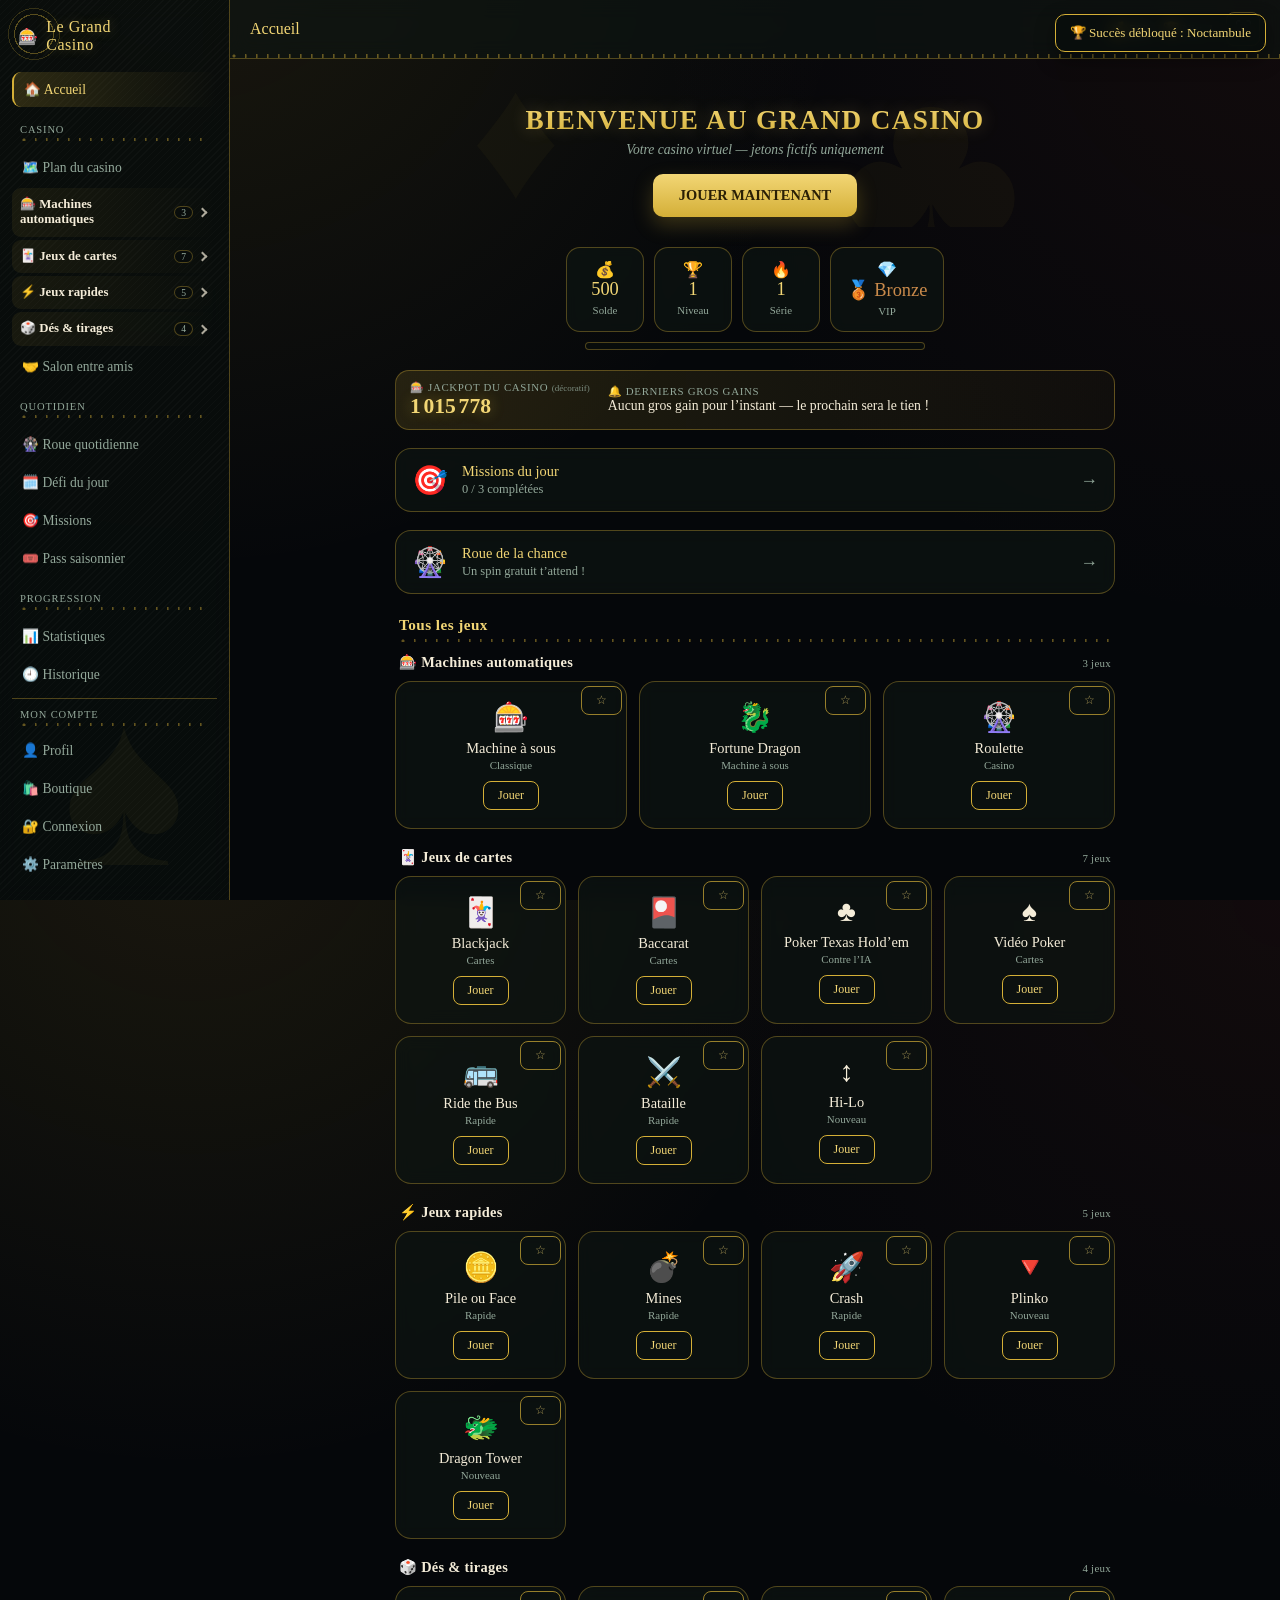
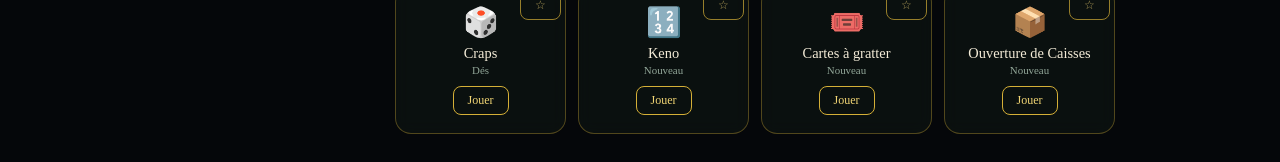
<file: index.html>
<!DOCTYPE html>
<html lang="fr">
<head>
<meta charset="UTF-8">
<meta name="viewport" content="width=device-width, initial-scale=1.0, viewport-fit=cover">
<title>Le Grand Casino</title>
<meta name="description" content="Casino virtuel 100% fictif — jetons uniquement, aucun argent réel.">
<meta name="theme-color" content="#0c3d2e">
<meta name="mobile-web-app-capable" content="yes">
<meta name="apple-mobile-web-app-capable" content="yes">
<meta name="apple-mobile-web-app-status-bar-style" content="black-translucent">
<meta name="apple-mobile-web-app-title" content="Grand Casino">
<link rel="manifest" href="manifest.json">
<link rel="icon" href="assets/icon-192.png" type="image/png">
<link rel="apple-touch-icon" href="assets/icon-180.png">
<link rel="stylesheet" href="css/base.css">
<link rel="stylesheet" href="css/slots.css">
<link rel="stylesheet" href="css/dragon-slots.css">
<link rel="stylesheet" href="css/blackjack.css">
<link rel="stylesheet" href="css/roulette.css">
<link rel="stylesheet" href="css/bus.css">
<link rel="stylesheet" href="css/baccarat.css">
<link rel="stylesheet" href="css/coinflip.css">
<link rel="stylesheet" href="css/war.css">
<link rel="stylesheet" href="css/keno.css">
<link rel="stylesheet" href="css/plinko.css">
<link rel="stylesheet" href="css/hilo.css">
<link rel="stylesheet" href="css/scratch.css">
<link rel="stylesheet" href="css/tower.css">
<link rel="stylesheet" href="css/extras.css">
<link rel="stylesheet" href="css/wheel.css">
<link rel="stylesheet" href="css/shop.css">
<link rel="stylesheet" href="css/craps.css">
<link rel="stylesheet" href="css/mines.css">
<link rel="stylesheet" href="css/crash.css">
<link rel="stylesheet" href="css/video-poker.css">
<link rel="stylesheet" href="css/cases.css">
<link rel="stylesheet" href="css/poker.css">
<link rel="stylesheet" href="css/friends.css">
<link rel="stylesheet" href="css/avatars.css">
<link rel="stylesheet" href="css/chips.css">
<link rel="stylesheet" href="css/missions.css">
<link rel="stylesheet" href="css/vip.css">
<link rel="stylesheet" href="css/ambiance.css">
<link rel="stylesheet" href="css/floor.css">
<link rel="stylesheet" href="css/halloffame.css">
<link rel="stylesheet" href="css/challenges.css">
<link rel="stylesheet" href="css/account.css">
<link rel="stylesheet" href="css/leaderboard.css">
</head>
<body>
<div id="ambientLayer" class="ambient-layer"></div>
<div id="toastContainer"></div>
<div id="screenFlash" class="screen-flash"></div>
<div id="chHud" class="ch-hud-float" style="display:none">
  <div class="ch-hud-top"><span id="ch-hudGame">—</span><span id="ch-hudTime">0:00</span></div>
  <div class="ch-hud-bal">Solde du défi : <b id="ch-hudBalance">0</b></div>
  <button id="ch-quitBtn">Abandonner</button>
</div>
<div class="shell">

  <aside class="sidebar" id="sidebar">
    <div class="brand">🎰 <span>Le Grand<br>Casino</span></div>
    <nav class="side-nav">
      <button data-view="home" class="active">🏠 Accueil</button>
      <div class="side-section">Casino</div>
      <button data-view="floor">🗺️ Plan du casino</button>
      <!-- Catégories repliables (voir le module Navigation de core.js) : chaque jeu garde son bouton data-view,
           seul son rangement change. Garder cette liste alignée sur GAME_CATS (core.js, accueil). -->
      <div class="side-group" data-cat="machines">
        <button class="side-cat" type="button" aria-expanded="false" aria-controls="cat-machines">🎰 Machines automatiques <span class="sc-n">3</span><span class="sc-chev" aria-hidden="true"></span></button>
        <div class="side-sub" id="cat-machines" role="group" aria-label="Machines automatiques" hidden>
          <button data-view="slots">🎰 Machines à sous</button>
          <button data-view="dragon">🐉 Fortune Dragon</button>
          <button data-view="roulette">🎡 Roulette</button>
        </div>
      </div>
      <div class="side-group" data-cat="cards">
        <button class="side-cat" type="button" aria-expanded="false" aria-controls="cat-cards">🃏 Jeux de cartes <span class="sc-n">7</span><span class="sc-chev" aria-hidden="true"></span></button>
        <div class="side-sub" id="cat-cards" role="group" aria-label="Jeux de cartes" hidden>
          <button data-view="blackjack">🃏 Blackjack</button>
          <button data-view="baccarat">🎴 Baccarat</button>
          <button data-view="poker">♣️ Poker (vs IA)</button>
          <button data-view="videopoker">♠️ Vidéo Poker</button>
          <button data-view="bus">🚌 Ride the Bus</button>
          <button data-view="war">⚔️ Bataille</button>
          <button data-view="hilo">↕️ Hi-Lo</button>
        </div>
      </div>
      <div class="side-group" data-cat="quick">
        <button class="side-cat" type="button" aria-expanded="false" aria-controls="cat-quick">⚡ Jeux rapides <span class="sc-n">5</span><span class="sc-chev" aria-hidden="true"></span></button>
        <div class="side-sub" id="cat-quick" role="group" aria-label="Jeux rapides" hidden>
          <button data-view="coinflip">🪙 Pile ou Face</button>
          <button data-view="mines">💣 Mines</button>
          <button data-view="crash">🚀 Crash</button>
          <button data-view="plinko">🔻 Plinko</button>
          <button data-view="tower">🐲 Dragon Tower</button>
        </div>
      </div>
      <div class="side-group" data-cat="draws">
        <button class="side-cat" type="button" aria-expanded="false" aria-controls="cat-draws">🎲 Dés &amp; tirages <span class="sc-n">4</span><span class="sc-chev" aria-hidden="true"></span></button>
        <div class="side-sub" id="cat-draws" role="group" aria-label="Dés et tirages" hidden>
          <button data-view="craps">🎲 Craps</button>
          <button data-view="keno">🔢 Keno</button>
          <button data-view="scratch">🎟️ Cartes à gratter</button>
          <button data-view="cases">📦 Ouverture de Caisses</button>
        </div>
      </div>
      <button data-view="friends">🤝 Salon entre amis</button>
      <div class="side-section">Quotidien</div>
      <button data-view="wheel">🎡 Roue quotidienne</button>
      <button data-view="daily">🗓️ Défi du jour</button>
      <button data-view="missions">🎯 Missions</button>
      <button data-view="season">🎟️ Pass saisonnier</button>
      <div class="side-section">Progression</div>
      <button data-view="stats">📊 Statistiques</button>
      <button data-view="history">🕘 Historique</button>
      <button data-view="achievements">🏆 Achievements</button>
      <button data-view="vip">💎 Statut VIP</button>
      <button data-view="halloffame">🏆 Hall of Fame</button>
      <button data-view="challenges">🎯 Défis</button>
      <button data-view="weekly">🏅 Tournoi hebdo</button>
      <button data-view="leaderboard">📊 Classement</button>
    </nav>
    <div class="side-bottom">
      <div class="side-section" style="margin:0 8px 4px">Mon compte</div>
      <button data-view="profil">👤 Profil</button>
      <button data-view="shop">🛍️ Boutique</button>
      <button data-view="account">🔐 Connexion</button>
      <button data-view="parametres">⚙️ Paramètres</button>
    </div>
  </aside>
  <div class="sidebar-overlay" id="sidebarOverlay"></div>

  <div class="main">
    <header class="topbar">
      <button class="burger" id="burgerBtn" aria-label="Ouvrir le menu">☰</button>
      <div class="topbar-title" id="viewTitle">Accueil</div>
      <div class="topbar-stats">
        <span>💰 <b id="hdrBalance">500</b></span>
        <span>🏆 Niv. <b id="hdrLevel">1</b></span>
        <span id="hdrCloudBadge" class="hdr-cloud" data-view="account" title="Connexion" style="display:none">☁️</span>
        <span id="hdrOffline" class="hdr-cloud" title="Hors-ligne — tout fonctionne quand même grâce au mode hors-ligne" style="display:none">📡</span>
        <span id="hdrSeason" class="hdr-cloud" style="display:none"></span>
      </div>
      <button class="fs-toggle" id="fsToggleBtn" title="Plein écran" aria-label="Basculer en plein écran" aria-pressed="false">⛶</button>
    </header>

    <main class="content">

      <section class="view active" id="view-home">
        <div class="hero">
          <h1>BIENVENUE AU GRAND CASINO</h1>
          <p>Votre casino virtuel — jetons fictifs uniquement</p>
          <button class="cta" data-view="slots">JOUER MAINTENANT</button>
        </div>
        <div class="stat-chips">
          <div class="chip-stat">💰<span id="home-balance">500</span><small>Solde</small></div>
          <div class="chip-stat">🏆<span id="home-level">1</span><small>Niveau</small></div>
          <div class="chip-stat">🔥<span id="home-streak">1</span><small>Série</small></div>
          <div class="chip-stat">💎<span id="home-vip">Bronze</span><small>VIP</small></div>
        </div>
        <div class="xp-bar-wrap"><div class="xp-bar" id="xpBar"></div></div>
        <div class="home-ticker" id="homeTicker" aria-label="Jackpot et derniers gros gains">
          <div class="ht-jackpot"><span class="ht-label">🎰 Jackpot du casino <small>(décoratif)</small></span><b id="jackpotVal">—</b></div>
          <div class="ht-wins"><span class="ht-label">🔔 Derniers gros gains</span><span id="bigWinsTicker" class="ht-feed"></span></div>
        </div>
        <div class="event-banner" id="event-banner" style="display:none"></div>
        <div class="missions-home-card" data-view="missions">
          <div class="mh-icon">🎯</div>
          <div class="mh-body">
            <div class="mh-title">Missions du jour</div>
            <div class="mh-sub" id="mh-summary">0 / 3 complétées</div>
          </div>
          <span class="mh-arrow">→</span>
        </div>
        <div class="missions-home-card" data-view="wheel" id="wheelHomeCard">
          <div class="mh-icon">🎡</div>
          <div class="mh-body">
            <div class="mh-title">Roue de la chance</div>
            <div class="mh-sub" id="wheel-home-sub">Un spin gratuit t’attend !</div>
          </div>
          <span class="mh-arrow">→</span>
        </div>
        <div id="favSection" style="display:none">
          <h2 class="section-title">Vos favoris</h2>
          <div class="game-grid" id="favGrid"></div>
        </div>
        <h2 class="section-title">Tous les jeux</h2>
        <div class="game-cats" id="popularGrid"></div>
      </section>

      <section class="view" id="view-category">
        <div class="cat-head"><span class="cat-head-icon" id="catIcon" aria-hidden="true"></span><div><h2 id="catName"></h2><p id="catSub"></p></div></div>
        <div class="game-grid cat-grid" id="catGrid"></div>
      </section>

      <section class="view" id="view-floor"><div class="panel">
        <div class="scene-header"><span class="sh-icon">🗺️</span><div><div class="sh-name">Plan du casino</div><div class="sh-desc">Balade-toi dans les salles — clique une table ou une zone pour y jouer</div></div></div>
        <div class="floor-stage">
          <div class="floor-scale">
            <div class="floor-plane" id="floor-plane"></div>
          </div>
        </div>
        <p class="floor-hint">Survole une table pour son nom, clique pour t'y installer.</p>
      </div></section>

      <section class="view" id="view-slots"><div class="panel neon-stage">
        <div class="scene-header"><span class="sh-icon">🎰</span><div><div class="sh-name">Machine à sous</div><div class="sh-desc">3 rouleaux, tire le levier et tente le jackpot</div></div></div>
        <div class="cab cab-neon">
          <div class="cab-topper"><div class="cab-marquee"><span class="mq-title">SUPER CHERRY</span><span class="mq-sub">7️⃣ 7️⃣ 7️⃣ &nbsp;=&nbsp; x50</span></div></div>
          <div class="cab-screen">
            <div class="cab-strip"><span>🍒 x3</span><span>🍋 x5</span><span>🔔 x10</span><span>💎 x20</span><span>7️⃣ x50</span></div>
            <div style="display:flex;gap:12px;align-items:stretch">
              <div class="reels" id="s-reels" style="flex:1;margin-bottom:0">
                <div class="reel" id="s-reel0">🍒</div>
                <div class="reel" id="s-reel1">🍒</div>
                <div class="reel" id="s-reel2">🍒</div>
                <div class="win-line" id="s-winline"></div>
              </div>
              <div class="lever-col"><div class="lever-track"><div class="lever-handle" id="s-lever"></div></div><div class="lever-label">Tirer</div></div>
            </div>
            <div class="message" id="s-message">Bonne chance !</div>
          </div>
          <div class="cab-deck">
            <div class="cab-buttons" aria-hidden="true"><i></i><i></i><i></i><i></i><i></i><i></i></div>
            <div class="bet-row" style="margin-bottom:0">
              <div class="bet-group" style="flex:1"><button id="s-betMinus" aria-label="Diminuer la mise">−</button><span class="bet-amount" id="s-betAmount">10</span><button id="s-betPlus" aria-label="Augmenter la mise">+</button></div>
            </div>
          </div>
        </div>
        <div class="kbd-hint" style="margin-top:12px"><kbd>Espace</kbd> pour jouer</div>
        <div class="paytable">
          <div><span>🍒🍒🍒</span><span>x3</span></div>
          <div><span>🍋🍋🍋</span><span>x5</span></div>
          <div><span>🔔🔔🔔</span><span>x10</span></div>
          <div><span>💎💎💎</span><span>x20</span></div>
          <div><span>7️⃣7️⃣7️⃣</span><span>x50</span></div>
        </div>
      </div></section>

      <section class="view" id="view-dragon"><div class="panel dragon-stage">
        <div class="scene-header"><span class="sh-icon">🐉</span><div><div class="sh-name">Fortune Dragon</div><div class="sh-desc">5 rouleaux, 3 lignes, thème chinois — le dragon doré est le symbole jackpot</div></div></div>
        <div class="cab cab-dragon">
          <div class="dr-topper"><span class="dr-fu">福</span><span class="dr-title">FORTUNE DRAGON</span><span class="dr-fu">福</span></div>
          <div class="dr-ticker" aria-hidden="true"><span>🐉 FORTUNE DRAGON — 福 BONNE CHANCE 福 — UNE LIGNE DE DRAGONS D'OR = JACKPOT — TENTEZ VOTRE CHANCE — 🧧 大吉大利 🧧 — </span></div>
          <div class="dr-jackpots">
            <div class="dr-jp dr-grand" id="dr-grandBand"><span>🐉 GRAND</span><b>x60</b></div>
            <div class="dr-jp dr-major"><span>福 MAJOR</span><b>x25</b></div>
            <div class="dr-jp-row">
              <div class="dr-jp dr-minor"><span>🥁 MINOR</span><b>x15</b></div>
              <div class="dr-jp dr-mini"><span>🪙 MINI</span><b>x8</b></div>
            </div>
          </div>
          <div class="dr-screen">
            <div style="display:flex;gap:12px;align-items:stretch">
              <div class="reels" id="sd-reels" style="flex:1;margin-bottom:0">
                <div class="reel" id="sd-reel0"></div>
                <div class="reel" id="sd-reel1"></div>
                <div class="reel" id="sd-reel2"></div>
                <div class="reel" id="sd-reel3"></div>
                <div class="reel" id="sd-reel4"></div>
                <div class="win-line" id="sd-winline"></div>
              </div>
              <div class="lever-col"><div class="lever-track"><div class="lever-handle" id="sd-lever"></div></div><div class="lever-label">Tirer</div></div>
            </div>
            <div class="message" id="sd-message">Bonne chance !</div>
          </div>
          <div class="dr-deck">
            <div class="dr-keys" aria-hidden="true"><i></i><i></i><i></i><i></i><i></i><i></i><i></i></div>
            <div class="bet-row" style="margin-bottom:0">
              <div class="bet-group" style="flex:1"><button id="sd-betMinus" aria-label="Diminuer la mise">−</button><span class="bet-amount" id="sd-betAmount">10</span><button id="sd-betPlus" aria-label="Augmenter la mise">+</button></div>
            </div>
            <div class="dr-slot" aria-hidden="true"></div>
          </div>
          <div class="dr-base" aria-hidden="true">FORTUNE • DRAGON</div>
        </div>
        <div class="kbd-hint" style="margin-top:12px"><kbd>Espace</kbd> pour jouer</div>
        <div class="paytable">
          <div><span>🐱🐱🐱🐱🐱</span><span>x3</span></div>
          <div><span>🏮🏮🏮🏮🏮</span><span>x5</span></div>
          <div><span>🪙🪙🪙🪙🪙</span><span>x8</span></div>
          <div><span>🥁🥁🥁🥁🥁</span><span>x15</span></div>
          <div><span>福福福福福</span><span>x25</span></div>
          <div><span>🐉🐉🐉🐉🐉</span><span>x60</span></div>
          <div style="opacity:.7;font-size:.7em"><span>2+ symboles identiques sur une ligne</span><span>Petite combinaison</span></div>
        </div>
      </div></section>

      <section class="view" id="view-blackjack"><div class="panel">
        <div class="scene-header"><span class="sh-icon">🃏</span><div><div class="sh-name">Blackjack</div><div class="sh-desc">Approche 21 sans dépasser, bats le croupier</div></div></div>
        <div class="mode-switch" data-mode-for="blackjack">
          <button data-mode="ai" class="sel">🤖 Classique (contre l'IA)</button><button data-mode="multi">👥 Multijoueur</button>
        </div>
        <div id="bj-solo">
        <div class="bj-table">
          <div class="dealer" data-dealer="cards"></div>
          <div class="zone"><div class="zone-label"><span>Croupier</span><span id="bj-dealerScore"></span></div><div class="cards" id="bj-dealerCards"></div></div>
          <div class="bj-ai" id="bj-aiSeats"></div>
          <div class="bj-divider"></div>
          <div id="bj-playerZones"></div>
        </div>
        <div class="message" id="bj-message">Place ta mise avec les jetons puis distribue.</div>
        <div class="bj-bet-display">Mise : <span id="bj-betAmount">0</span></div>
        <div class="chip-rail">
          <button class="chip c5" data-value="5">5</button>
          <button class="chip c25" data-value="25">25</button>
          <button class="chip c50" data-value="50">50</button>
          <button class="chip c100" data-value="100">100</button>
          <button class="chip clear" data-value="clear">Effacer</button>
        </div>
        <button class="primary-btn" id="bj-dealBtn" style="width:100%;margin-bottom:6px">DISTRIBUER</button>
        <div class="kbd-hint"><kbd>Espace</kbd> pour distribuer</div>
        <div class="actions">
          <button id="bj-hitBtn" disabled>Tirer</button>
          <button id="bj-standBtn" disabled>Rester</button>
          <button id="bj-doubleBtn" disabled>Doubler</button>
          <button id="bj-splitBtn" disabled>Diviser</button>
        </div>
        </div>

        <div id="bj-multi" style="display:none">
          <div class="pk-mp" id="bjm-mp">
            <span id="bjm-mpInfo"></span>
            <label class="pk-fill"><input type="checkbox" id="bjm-fill" checked> Compléter avec des IA</label>
            <button class="fr-copy" id="bjm-friendsBtn">Salon entre amis</button>
          </div>
          <div class="bj-table">
            <div class="dealer" data-dealer="cards"></div>
            <div class="zone"><div class="zone-label"><span>Croupier</span><span id="bjm-dScore"></span></div><div class="cards" id="bjm-dCards"></div></div>
            <div class="bj-divider"></div>
            <div class="mp-seats" id="bjm-seats"></div>
          </div>
          <div class="message" id="bjm-message">Valide ta mise, puis l'hôte distribue.</div>
          <div class="bet-row" id="bjm-betBox">
            <div class="bet-group"><button id="bjm-betMinus" aria-label="Diminuer la mise">−</button><span class="bet-amount" id="bjm-betAmount">25</span><button id="bjm-betPlus" aria-label="Augmenter la mise">+</button></div>
            <button class="primary-btn" id="bjm-betBtn">VALIDER MA MISE</button>
          </div>
          <div class="actions" id="bjm-actions" style="display:none">
            <button id="bjm-hit">Tirer</button><button id="bjm-stand">Rester</button><button id="bjm-double">Doubler</button>
          </div>
          <button class="primary-btn" id="bjm-dealBtn" style="width:100%;margin-top:8px;display:none">DISTRIBUER (hôte)</button>
          <div class="kbd-hint">Multijoueur : hit / stand / double (pas de split) — les gains suivent les mêmes règles que le Blackjack classique.</div>
        </div>
      </div></section>

      <section class="view" id="view-roulette"><div class="panel">
        <div class="scene-header"><span class="sh-icon">🎡</span><div><div class="sh-name">Roulette</div><div class="sh-desc">Mise sur un numéro, une couleur, une douzaine ou une colonne</div></div></div>
        <div class="dealer" data-dealer="roulette"></div>
        <div class="wheel-3d">
          <div class="wheel-wrap"></div>
        </div>
        <div class="wheel-result-text" id="r-resultText">–</div>
        <div class="rl-history" id="r-history"></div>
        <div class="message" id="r-message">Choisis ta mise, puis lance la roulette.</div>

        <div class="rl-table-scroll">
          <div class="rl-table">
            <button class="rl-zero" id="r-zero" data-num="0">0</button>
            <div class="rl-numbers" id="r-numbersGrid"></div>
            <div class="rl-cols">
              <button class="rl-col" data-bet="colonne1">2 to 1</button>
              <button class="rl-col" data-bet="colonne2">2 to 1</button>
              <button class="rl-col" data-bet="colonne3">2 to 1</button>
            </div>
          </div>
          <div class="rl-outside-row">
            <button class="rl-out" data-bet="douzaine1">1st 12</button>
            <button class="rl-out" data-bet="douzaine2">2nd 12</button>
            <button class="rl-out" data-bet="douzaine3">3rd 12</button>
          </div>
          <div class="rl-outside-row rl-outside-row-6">
            <button class="rl-out" data-bet="manque">1 to 18</button>
            <button class="rl-out rl-parity" data-bet="pair">PAIR</button>
            <button class="rl-out rl-color rl-color-red" data-bet="rouge"><span class="rl-diamond"></span></button>
            <button class="rl-out rl-color rl-color-black" data-bet="noir"><span class="rl-diamond"></span></button>
            <button class="rl-out rl-parity" data-bet="impair">IMPAIR</button>
            <button class="rl-out" data-bet="passe">19 to 36</button>
          </div>
        </div>

        <div class="bet-row">
          <div class="bet-group"><button id="r-betMinus" aria-label="Diminuer la mise">−</button><span class="bet-amount" id="r-betAmount">20</span><button id="r-betPlus" aria-label="Augmenter la mise">+</button></div>
          <button class="primary-btn" id="r-spinBtn">LANCER</button>
        </div>
        <div class="kbd-hint"><kbd>Espace</kbd> pour lancer</div>
      </div></section>

      <section class="view" id="view-bus"><div class="panel">
        <div class="scene-header"><span class="sh-icon">🚌</span><div><div class="sh-name">Ride the Bus</div><div class="sh-desc">4 étapes, encaisse quand tu veux ou tente le jackpot</div></div></div>
        <div class="mode-switch" data-mode-for="bus">
          <button data-mode="ai" class="sel">🤖 Classique (contre l'IA)</button><button data-mode="multi">👥 Multijoueur</button>
        </div>
        <div id="bus-solo">
        <div class="bus-progress" id="bus-progress">
          <div class="bus-dot" id="bus-dot0"></div><div class="bus-dot" id="bus-dot1"></div><div class="bus-dot" id="bus-dot2"></div><div class="bus-dot" id="bus-dot3"></div>
        </div>
        <div class="bus-stage" id="bus-stage">Étape 1 : rouge ou noir ?</div>
        <div class="bj-table"><div class="dealer" data-dealer="cards"></div><div class="bus-cards" id="bus-cards"></div></div>
        <div class="bus-rivals" id="bus-rivals"></div>
        <div class="bus-mult" id="bus-mult">Multiplicateur : x1</div>
        <div class="message" id="bus-message">Place ta mise pour monter dans le bus.</div>
        <div class="bet-row">
          <div class="bet-group"><button id="bus-betMinus" aria-label="Diminuer la mise">−</button><span class="bet-amount" id="bus-betAmount">15</span><button id="bus-betPlus" aria-label="Augmenter la mise">+</button></div>
          <button class="primary-btn" id="bus-startBtn">MONTER</button>
        </div>
        <div class="kbd-hint"><kbd>Espace</kbd> pour monter</div>
        <div class="actions" id="bus-actions" style="display:none"></div>
        </div>

        <div id="bus-multi" style="display:none">
          <div class="pk-mp" id="bsm-mp">
            <span id="bsm-mpInfo"></span>
            <label class="pk-fill"><input type="checkbox" id="bsm-fill" checked> Ajouter les rivaux IA</label>
            <button class="fr-copy" id="bsm-friendsBtn">Salon entre amis</button>
          </div>
          <div class="bus-stage" id="bsm-stage">Valide ta mise, puis l'hôte lance le bus.</div>
          <div class="bj-table"><div class="dealer" data-dealer="cards"></div><div class="bus-cards" id="bsm-cards"></div></div>
          <div class="bus-mult" id="bsm-mult"></div>
          <div class="mp-seats mp-seats-col" id="bsm-seats"></div>
          <div class="message" id="bsm-message"></div>
          <div class="bet-row" id="bsm-betBox">
            <div class="bet-group"><button id="bsm-betMinus" aria-label="Diminuer la mise">−</button><span class="bet-amount" id="bsm-betAmount">15</span><button id="bsm-betPlus" aria-label="Augmenter la mise">+</button></div>
            <button class="primary-btn" id="bsm-betBtn">VALIDER MA MISE</button>
          </div>
          <div class="actions" id="bsm-actions" style="display:none"></div>
          <button class="primary-btn" id="bsm-dealBtn" style="width:100%;margin-top:8px;display:none">LANCER LE BUS (hôte)</button>
        </div>
      </div></section>

      <section class="view" id="view-baccarat"><div class="panel">
        <div class="scene-header"><span class="sh-icon">🎴</span><div><div class="sh-name">Baccarat</div><div class="sh-desc">Player, Banker ou Tie — le plus proche de 9 gagne</div></div></div>
        <div class="mode-switch">
          <button data-view="baccarat" class="sel">🤖 Classique (contre l'IA)</button><button data-view="friends">👥 Multijoueur</button>
        </div>
        <div class="bj-table">
          <div class="dealer" data-dealer="cards"></div>
          <div class="zone"><div class="zone-label"><span>Banker</span><span id="bc-bankerScore"></span></div><div class="cards" id="bc-bankerCards"></div></div>
          <div class="bj-divider"></div>
          <div class="zone"><div class="zone-label"><span>Player</span><span id="bc-playerScore"></span></div><div class="cards" id="bc-playerCards"></div></div>
        </div>
        <div class="bc-ai" id="bc-aiSeats"></div>
        <div class="message" id="bc-message">Choisis Player, Banker ou Tie.</div>
        <div class="roulette-grid" id="bc-mainBets">
          <button data-bet="player">Player</button><button data-bet="banker">Banker</button><button data-bet="tie">Tie</button>
        </div>
        <div class="roulette-grid" style="grid-template-columns:repeat(2,1fr);margin-top:6px">
          <button id="bc-sidePlayer" data-side-bet="player">🃏 Paire Joueur · 10🪙 · 11:1</button>
          <button id="bc-sideBanker" data-side-bet="banker">🃏 Paire Banquier · 10🪙 · 11:1</button>
        </div>
        <div class="bet-row">
          <div class="bet-group"><button id="bc-betMinus" aria-label="Diminuer la mise">−</button><span class="bet-amount" id="bc-betAmount">25</span><button id="bc-betPlus" aria-label="Augmenter la mise">+</button></div>
          <button class="primary-btn" id="bc-dealBtn">DISTRIBUER</button>
        </div>
        <div class="kbd-hint"><kbd>Espace</kbd> pour distribuer</div>
      </div></section>

      <section class="view" id="view-coinflip"><div class="panel">
        <div class="scene-header"><span class="sh-icon">🪙</span><div><div class="sh-name">Pile ou Face</div><div class="sh-desc">50/50, simple et rapide, double ta mise</div></div></div>
        <div class="coin-stage" id="cf-stage">
          <div class="coin-glow"></div>
          <div class="coin-shadow" id="cf-shadow"></div>
          <div class="coin-3d" id="cf-coin" role="img" aria-label="Pièce de monnaie">
            <div class="coin-tilt" id="cf-tilt">
              <div class="coin-inner">
                <div class="coin-face coin-pile">PILE</div>
                <div class="coin-face coin-tails">FACE</div>
              </div>
            </div>
          </div>
        </div>
        <div class="message" id="cf-message">Choisis Pile ou Face.</div>
        <div class="roulette-grid" style="grid-template-columns:repeat(2,1fr)">
          <button data-side="pile">Pile</button><button data-side="face">Face</button>
        </div>
        <div class="bet-row">
          <div class="bet-group"><button id="cf-betMinus" aria-label="Diminuer la mise">−</button><span class="bet-amount" id="cf-betAmount">20</span><button id="cf-betPlus" aria-label="Augmenter la mise">+</button></div>
          <button class="primary-btn" id="cf-flipBtn">LANCER</button>
        </div>
        <div class="kbd-hint"><kbd>Espace</kbd> pour lancer</div>
      </div></section>

      <section class="view" id="view-war"><div class="panel">
        <div class="scene-header"><span class="sh-icon">⚔️</span><div><div class="sh-name">Bataille</div><div class="sh-desc">Une carte chacun, la plus haute gagne — égalité = guerre !</div></div></div>
        <div class="bj-table">
          <div class="dealer" data-dealer="cards"></div>
          <div class="zone"><div class="zone-label"><span>Croupier</span></div><div class="cards" id="wr-dealerCard"></div></div>
          <div class="bj-divider"></div>
          <div class="zone"><div class="zone-label"><span>Toi</span></div><div class="cards" id="wr-playerCard"></div></div>
        </div>
        <div class="message" id="wr-message">Place ta mise et lance la bataille.</div>
        <div class="bet-row">
          <div class="bet-group"><button id="wr-betMinus" aria-label="Diminuer la mise">−</button><span class="bet-amount" id="wr-betAmount">20</span><button id="wr-betPlus" aria-label="Augmenter la mise">+</button></div>
          <button class="primary-btn" id="wr-playBtn">JOUER</button>
        </div>
        <div class="kbd-hint"><kbd>Espace</kbd> pour jouer</div>
        <div class="paytable">
          <div><span>Carte la plus haute</span><span>x2</span></div>
          <div><span>Guerre gagnée</span><span>x2</span></div>
        </div>
      </div></section>

      <section class="view" id="view-keno"><div class="panel">
        <div class="scene-header"><span class="sh-icon">🔢</span><div><div class="sh-name">Keno</div><div class="sh-desc">Choisis jusqu'à 10 numéros, 10 sont tirés — plus tu en devines, plus tu gagnes</div></div></div>
        <div class="kn-grid" id="kn-grid"></div>
        <div class="message" id="kn-message">Choisis tes numéros (jusqu'à 10), puis tire.</div>
        <div class="paytable" id="kn-paytable"></div>
        <div class="bet-row">
          <div class="bet-group"><button id="kn-betMinus" aria-label="Diminuer la mise">−</button><span class="bet-amount" id="kn-betAmount">20</span><button id="kn-betPlus" aria-label="Augmenter la mise">+</button></div>
          <button class="primary-btn" id="kn-drawBtn">TIRER</button>
        </div>
        <div class="kbd-hint"><kbd>Espace</kbd> pour tirer</div>
      </div></section>

      <section class="view" id="view-craps"><div class="panel">
        <div class="scene-header"><span class="sh-icon">🎲</span><div><div class="sh-name">Craps</div><div class="sh-desc">Pass line : 7 ou 11 gagne d'entrée, sinon fais le point avant un 7</div></div></div>
        <div class="cp-stage">
          <div class="cp-dice" id="cp-dice"><div class="die" id="cp-die1"></div><div class="die" id="cp-die2"></div></div>
          <div class="cp-point-box"><div class="cp-point-label">Point</div><div class="cp-point-value" id="cp-point">–</div></div>
        </div>
        <div class="message" id="cp-message">Place ta mise et lance les dés.</div>
        <div class="bet-row">
          <div class="bet-group"><button id="cp-betMinus" aria-label="Diminuer la mise">−</button><span class="bet-amount" id="cp-betAmount">20</span><button id="cp-betPlus" aria-label="Augmenter la mise">+</button></div>
          <button class="primary-btn" id="cp-rollBtn">LANCER</button>
        </div>
        <div class="kbd-hint"><kbd>Espace</kbd> pour lancer</div>
        <div class="paytable">
          <div><span>Naturel (7 ou 11 au premier lancer)</span><span>x2</span></div>
          <div><span>Point refait avant un 7</span><span>x2</span></div>
          <div><span>Craps (2, 3 ou 12 au premier lancer)</span><span>Perdu</span></div>
          <div><span>Seven out (7 avant le point)</span><span>Perdu</span></div>
        </div>
      </div></section>

      <section class="view" id="view-plinko"><div class="panel">
        <div class="scene-header"><span class="sh-icon">🔻</span><div><div class="sh-name">Plinko</div><div class="sh-desc">Lâche la bille : elle rebondit sur les picots et tombe dans une case multiplicatrice</div></div></div>
        <div class="pl-stage"><canvas id="pl-canvas" width="560" height="410" aria-label="Plateau de Plinko"></canvas></div>
        <div class="message" id="pl-message">Choisis ton risque, ta mise, puis lâche la bille.</div>
        <div class="roulette-grid" id="pl-risk" style="grid-template-columns:repeat(3,1fr)">
          <button data-risk="faible">Risque faible</button><button data-risk="moyen" class="sel">Risque moyen</button><button data-risk="eleve">Risque élevé</button>
        </div>
        <div class="bet-row">
          <div class="bet-group"><button id="pl-betMinus" aria-label="Diminuer la mise">−</button><span class="bet-amount" id="pl-betAmount">20</span><button id="pl-betPlus" aria-label="Augmenter la mise">+</button></div>
          <button class="primary-btn" id="pl-dropBtn">LÂCHER</button>
        </div>
        <div class="kbd-hint"><kbd>Espace</kbd> pour lâcher — plus le risque est élevé, plus les bords paient (jusqu'à x100) et moins le centre rend</div>
      </div></section>

      <section class="view" id="view-hilo"><div class="panel">
        <div class="scene-header"><span class="sh-icon">↕️</span><div><div class="sh-name">Hi-Lo</div><div class="sh-desc">Plus haut ou plus bas ? Enchaîne les bonnes réponses et encaisse quand tu veux</div></div></div>
        <div class="bj-table">
          <div class="dealer" data-dealer="cards"></div>
          <div class="hl-stage">
            <div class="cards" id="hl-card"></div>
            <div class="hl-trail" id="hl-trail"></div>
          </div>
        </div>
        <div class="hl-stats"><span>Multiplicateur <b id="hl-mult">1.00</b></span><span>Gain possible <b id="hl-potential">0</b></span></div>
        <div class="message" id="hl-message">Place ta mise et tire la première carte.</div>
        <div class="hl-actions" id="hl-actions">
          <button class="primary-btn" id="hl-hiBtn">▲ Plus haut</button>
          <button class="primary-btn" id="hl-loBtn">▼ Plus bas</button>
          <button class="fr-copy" id="hl-cashBtn" style="flex:1 1 100%">Encaisser</button>
        </div>
        <div class="bet-row">
          <div class="bet-group"><button id="hl-betMinus" aria-label="Diminuer la mise">−</button><span class="bet-amount" id="hl-betAmount">20</span><button id="hl-betPlus" aria-label="Augmenter la mise">+</button></div>
          <button class="primary-btn" id="hl-startBtn">TIRER</button>
        </div>
        <div class="kbd-hint"><kbd>Espace</kbd> pour tirer — probabilités calculées sur les cartes restantes, égalité = perdu, as = carte la plus haute</div>
      </div></section>

      <section class="view" id="view-scratch"><div class="panel">
        <div class="scene-header"><span class="sh-icon">🎟️</span><div><div class="sh-name">Cartes à gratter</div><div class="sh-desc">Gratte les 9 cases : trois symboles identiques et c'est gagné</div></div></div>
        <div class="sc-grid" id="sc-grid"></div>
        <div class="message" id="sc-message">Achète un ticket, puis gratte-le.</div>
        <div class="bet-row">
          <div class="bet-group"><button id="sc-betMinus" aria-label="Diminuer la mise">−</button><span class="bet-amount" id="sc-betAmount">20</span><button id="sc-betPlus" aria-label="Augmenter la mise">+</button></div>
          <button class="primary-btn" id="sc-buyBtn">ACHETER UN TICKET</button>
        </div>
        <button class="fr-copy" id="sc-allBtn" style="width:100%;display:none">Tout gratter d'un coup</button>
        <div class="kbd-hint"><kbd>Espace</kbd> pour acheter</div>
        <div class="paytable">
          <div><span>🍒 x3</span><span>x2</span></div><div><span>🍋 x3</span><span>x3</span></div><div><span>🔔 x3</span><span>x5</span></div>
          <div><span>⭐ x3</span><span>x10</span></div><div><span>7️⃣ x3</span><span>x25</span></div><div><span>💎 x3</span><span>x100</span></div>
        </div>
      </div></section>

      <section class="view" id="view-tower"><div class="panel">
        <div class="scene-header"><span class="sh-icon">🐲</span><div><div class="sh-name">Dragon Tower</div><div class="sh-desc">Grimpe étage par étage : choisis la bonne case et évite les flammes</div></div></div>
        <div class="roulette-grid" id="tw-diff" style="grid-template-columns:repeat(3,1fr)">
          <button data-diff="facile">Facile</button><button data-diff="moyen" class="sel">Moyen</button><button data-diff="difficile">Difficile</button>
        </div>
        <div class="tw-live"><span>Multiplicateur <b id="tw-mult">1.00</b></span><span>Gain possible <b id="tw-potential">0</b></span></div>
        <div class="tw-tower" id="tw-tower"></div>
        <div class="message" id="tw-message">Choisis la difficulté, ta mise, puis lance l'ascension.</div>
        <div class="hl-actions" id="tw-actions"><button class="primary-btn" id="tw-cashBtn" style="flex:1 1 100%">Encaisser</button></div>
        <div class="bet-row">
          <div class="bet-group"><button id="tw-betMinus" aria-label="Diminuer la mise">−</button><span class="bet-amount" id="tw-betAmount">20</span><button id="tw-betPlus" aria-label="Augmenter la mise">+</button></div>
          <button class="primary-btn" id="tw-startBtn">COMMENCER</button>
        </div>
        <div class="kbd-hint"><kbd>Espace</kbd> pour commencer — facile 4 cases/1 piège (9 étages), moyen 3 cases/1 piège (8), difficile 2 cases/1 piège (6)</div>
      </div></section>

      <section class="view" id="view-mines"><div class="panel">
        <div class="scene-header"><span class="sh-icon">💣</span><div><div class="sh-name">Mines</div><div class="sh-desc">Révèle des cases, évite les mines, encaisse à temps</div></div></div>
        <div class="message" id="mn-message">Choisis le nombre de mines puis lance la partie.</div>
        <div class="roulette-grid">
          <button data-mines="3" class="sel">3 mines</button><button data-mines="5">5 mines</button><button data-mines="8">8 mines</button>
        </div>
        <div class="mines-grid" id="mn-grid"></div>
        <div class="bj-bet-display">Gain potentiel : <span id="mn-potential">0</span> (x<span id="mn-mult">1.00</span>)</div>
        <details class="info-disclosure">
          <summary>ⓘ Comment est calculé le multiplicateur ?</summary>
          <p id="mn-infoDetail">Le multiplicateur suit les probabilités réelles : à chaque case sûre révélée, il est multiplié par (cases restantes) / (cases sûres restantes parmi elles), avec une marge de la maison de 3% (facteur ×0,97). Moins il reste de cases sûres par rapport au total, plus il grimpe vite.</p>
        </details>
        <div class="bet-row">
          <div class="bet-group"><button id="mn-betMinus" aria-label="Diminuer la mise">−</button><span class="bet-amount" id="mn-betAmount">20</span><button id="mn-betPlus" aria-label="Augmenter la mise">+</button></div>
          <button class="primary-btn" id="mn-startBtn">JOUER</button>
        </div>
        <div class="kbd-hint"><kbd>Espace</kbd> pour jouer</div>
        <div class="actions" id="mn-actions" style="display:none"><button id="mn-cashoutBtn">Encaisser</button></div>
      </div></section>

      <section class="view" id="view-crash"><div class="panel">
        <div class="scene-header"><span class="sh-icon">🚀</span><div><div class="sh-name">Crash</div><div class="sh-desc">Le multiplicateur grimpe, encaisse avant le crash</div></div></div>
        <div class="mode-switch" data-mode-for="crash">
          <button data-mode="ai" class="sel">🤖 Classique</button><button data-mode="multi">👥 Multijoueur</button>
        </div>
        <div id="crash-solo">
        <div class="crash-display">
          <div class="crash-mult" id="cr-mult">x1.00</div>
          <div class="crash-graph-wrap">
            <svg id="cr-svg" viewBox="0 0 300 160" preserveAspectRatio="none">
              <defs><linearGradient id="crGrad" x1="0" y1="0" x2="1" y2="0"><stop offset="0%" stop-color="#d4af37"/><stop offset="100%" stop-color="#4fce85"/></linearGradient></defs>
              <polyline id="cr-line" points="" fill="none" stroke="url(#crGrad)" stroke-width="3"/>
            </svg>
            <div class="crash-rocket" id="cr-rocket">🚀</div>
          </div>
          <div class="crash-history" id="cr-history"></div>
        </div>
        <details class="info-disclosure">
          <summary>ⓘ Comment est calculé le point de crash ?</summary>
          <p id="cr-infoDetail">Le point de crash est tiré au hasard à chaque manche avec la formule 0,99 / (1 − r), où r est un nombre aléatoire entre 0 et 1 (résultat plafonné à x50).</p>
        </details>
        <div class="message" id="cr-message">Place ta mise puis lance la fusée.</div>
        <div class="bet-row">
          <div class="bet-group"><button id="cr-betMinus" aria-label="Diminuer la mise">−</button><span class="bet-amount" id="cr-betAmount">20</span><button id="cr-betPlus" aria-label="Augmenter la mise">+</button></div>
          <button class="primary-btn" id="cr-startBtn">LANCER</button>
        </div>
        <div class="kbd-hint"><kbd>Espace</kbd> pour jouer</div>
        <div class="actions" id="cr-actions" style="display:none"><button id="cr-cashoutBtn">Encaisser</button></div>
        </div>

        <div id="crash-multi" style="display:none">
          <div class="pk-mp" id="crm-mp">
            <span id="crm-mpInfo"></span>
            <button class="fr-copy" id="crm-friendsBtn">Salon entre amis</button>
          </div>
          <div class="crash-display">
            <div class="crash-mult" id="crm-mult">x1.00</div>
            <div class="crash-graph-wrap">
              <svg id="crm-svg" viewBox="0 0 300 160" preserveAspectRatio="none">
                <defs><linearGradient id="crmGrad" x1="0" y1="0" x2="1" y2="0"><stop offset="0%" stop-color="#d4af37"/><stop offset="100%" stop-color="#4fce85"/></linearGradient></defs>
                <polyline id="crm-line" points="" fill="none" stroke="url(#crmGrad)" stroke-width="3"/>
              </svg>
              <div class="crash-rocket" id="crm-rocket">🚀</div>
            </div>
            <div class="crash-history" id="crm-history"></div>
          </div>
          <div id="crm-seats" class="fr-players"></div>
          <div class="message" id="crm-message">Valide ta mise, puis l'hôte lance la fusée.</div>
          <div class="bet-row" id="crm-betBox">
            <div class="bet-group"><button id="crm-betMinus" aria-label="Diminuer la mise">−</button><span class="bet-amount" id="crm-betAmount">20</span><button id="crm-betPlus" aria-label="Augmenter la mise">+</button></div>
            <button class="primary-btn" id="crm-betBtn">VALIDER MA MISE</button>
          </div>
          <div class="actions" id="crm-actions" style="display:none"><button id="crm-cashoutBtn">Encaisser</button></div>
          <button class="primary-btn" id="crm-startBtn" style="width:100%;margin-top:8px;display:none">LANCER LA FUSÉE (hôte)</button>
        </div>
      </div></section>

      <section class="view" id="view-videopoker"><div class="panel">
        <div class="scene-header"><span class="sh-icon">♠️</span><div><div class="sh-name">Vidéo Poker</div><div class="sh-desc">Jacks or Better — garde tes cartes, échange le reste, forme la meilleure main</div></div></div>
        <div class="demo-row">
          <div class="demo-banner" id="vp-demoBanner">🎓 Partie d'essai — jetons fictifs, solde : <b id="vp-demoBal">500</b> (ton solde réel n'est pas touché)</div>
          <button class="fr-copy" id="vp-demoBtn">🎓 Partie d'essai</button>
        </div>
        <div class="bj-table">
          <div class="vp-cards" id="vp-cards"></div>
        </div>
        <div class="message" id="vp-message">Place ta mise puis distribue.</div>
        <div class="vp-paytable" id="vp-paytable">
          <div data-mult="800"><span>Quinte Flush Royale</span><span>x800</span></div>
          <div data-mult="50"><span>Quinte Flush</span><span>x50</span></div>
          <div data-mult="25"><span>Carré</span><span>x25</span></div>
          <div data-mult="9"><span>Full</span><span>x9</span></div>
          <div data-mult="6"><span>Couleur</span><span>x6</span></div>
          <div data-mult="4"><span>Quinte</span><span>x4</span></div>
          <div data-mult="3"><span>Brelan</span><span>x3</span></div>
          <div data-mult="2"><span>Deux Paires</span><span>x2</span></div>
          <div data-mult="1"><span>Paire de Valets ou mieux</span><span>x1</span></div>
        </div>
        <div class="bet-row">
          <div class="bet-group"><button id="vp-betMinus" aria-label="Diminuer la mise">−</button><span class="bet-amount" id="vp-betAmount">20</span><button id="vp-betPlus" aria-label="Augmenter la mise">+</button></div>
          <button class="primary-btn" id="vp-dealBtn">DISTRIBUER</button>
        </div>
        <div class="kbd-hint"><kbd>Espace</kbd> pour distribuer / échanger</div>
      </div></section>

      <section class="view" id="view-poker"><div class="panel">
        <div class="scene-header"><span class="sh-icon">♣️</span><div><div class="sh-name">Poker Texas Hold'em</div><div class="sh-desc">Affronte 3 joueurs IA — blinds, relances, tapis et abattage</div></div></div>
        <div class="demo-row">
          <div class="demo-banner" id="pk-demoBanner">🎓 Partie d'essai — jetons fictifs, solde : <b id="pk-demoBal">500</b> (ton solde réel n'est pas touché)</div>
          <button class="fr-copy" id="pk-demoBtn">🎓 Partie d'essai</button>
        </div>
        <div class="demo-row">
          <div class="demo-banner" id="pk-tourBanner">🏆 Sit &amp; Go — <span id="pk-tourInfo"></span></div>
          <button class="fr-copy" id="pk-tourBtn">🏆 Sit &amp; Go — 100 🪙</button>
        </div>
        <div class="mode-switch" data-mode-for="poker">
          <button data-mode="ai" class="sel">🤖 Classique (contre l'IA)</button><button data-mode="multi">👥 Multijoueur</button>
        </div>
        <div class="roulette-grid" id="pk-tables">
          <button data-sb="5">Blinds 5/10</button><button data-sb="10" class="sel">Blinds 10/20</button><button data-sb="25">Blinds 25/50</button>
        </div>
        <div class="pk-mp" id="pk-mp" style="display:none">
          <span id="pk-mpInfo"></span>
          <label class="pk-fill"><input type="checkbox" id="pk-fill" checked> Compléter avec des IA</label>
          <button class="fr-copy" id="pk-friendsBtn">Salon entre amis</button>
        </div>
        <div class="bj-table pk-table">
          <div class="dealer" data-dealer="cards"></div>
          <div class="pk-seats" id="pk-seats"></div>
          <div class="pk-center"><div class="pk-pot" id="pk-pot">Pot : 0</div><div class="pk-potchips" id="pk-potChips"></div><div class="pk-board" id="pk-board"></div></div>
          <div id="pk-me"></div>
        </div>
        <div class="message" id="pk-message">Choisis tes blinds puis lance une main.</div>
        <div class="pk-actions" id="pk-actions" style="display:none">
          <div class="actions"><button id="pk-foldBtn">Se coucher</button><button id="pk-callBtn">Suivre</button></div>
          <div id="pk-raiseBox">
            <div class="actions pk-quick"><button data-q="min">Min</button><button data-q="half">½ pot</button><button data-q="pot">Pot</button><button data-q="allin">Tapis</button></div>
            <div class="bet-row">
              <div class="bet-group"><button id="pk-rMinus" aria-label="Diminuer la relance">−</button><span class="bet-amount" id="pk-rAmount">40</span><button id="pk-rPlus" aria-label="Augmenter la relance">+</button></div>
              <button class="primary-btn" id="pk-raiseBtn">RELANCER</button>
            </div>
          </div>
        </div>
        <div class="bet-row" id="pk-dealRow"><button class="primary-btn" id="pk-dealBtn" style="flex:1">NOUVELLE MAIN</button></div>
        <div class="kbd-hint"><kbd>Espace</kbd> pour lancer une main</div>
        <details class="info-disclosure">
          <summary>ⓘ Comment fonctionne le Sit &amp; Go ?</summary>
          <p>Tu paies 100 jetons pour t'inscrire et reçois 1000 jetons de tournoi (séparés de ton solde). Les blinds montent toutes les 4 mains ; un joueur à zéro est éliminé. Prix : 1er = 280 jetons, 2e = 100 jetons (inscription remboursée), 3e et 4e = rien. Le tournoi compte pour tes stats une seule fois, à la fin. Disponible contre les IA uniquement.</p>
        </details>
        <details class="info-disclosure">
          <summary>ⓘ Comment jouent les IA ?</summary>
          <p>Marco (agressif), Léa (prudente) et Victor (équilibré) ne voient jamais tes cartes : chacun estime sa probabilité de gagner par simulation (quelques centaines de tirages) à partir de ses seules cartes et du tableau, la compare à la cote du pot, puis suit, relance ou se couche selon son style. Les piles des IA sont virtuelles et se recavent seules ; seul ton solde est réel (fictif). Pots annexes gérés en cas de tapis.</p>
        </details>
      </div></section>

      <section class="view" id="view-friends"><div class="panel">
        <div class="scene-header"><span class="sh-icon">🤝</span><div><div class="sh-name">Salon entre amis</div><div class="sh-desc">Baccarat en direct avec tes copains — connexion directe entre navigateurs, sans serveur</div></div></div>

        <div class="mode-switch">
          <button data-view="baccarat">🤖 Classique (contre l'IA)</button><button data-view="friends" class="sel">👥 Multijoueur</button>
        </div>
        <div id="fr-setup">
          <div class="roulette-grid" style="grid-template-columns:repeat(2,1fr)">
            <button id="fr-createBtn">Créer un salon</button><button id="fr-joinBtn">Rejoindre un salon</button>
          </div>
          <label class="fr-stun"><input type="checkbox" id="fr-stun" checked> Jouer via Internet (serveurs STUN pour trouver ton adresse, et relais TURN en secours si la connexion directe est impossible — les données restent chiffrées de bout en bout). Décoche pour jouer seulement sur le même réseau.</label>
          <div id="fr-guestBox" style="display:none">
            <div id="fr-quickJoinBox">
              <label class="fr-label" for="fr-quickCode">Code du salon (6 caractères, donné par ton hôte)</label>
              <input type="text" id="fr-quickCode" maxlength="6" placeholder="EX. 7K2PQT" autocomplete="off" autocapitalize="characters" class="fr-code-input">
              <button class="primary-btn" id="fr-quickJoinBtn" style="width:100%;margin:8px 0">Rejoindre avec le code</button>
            </div>
            <details class="info-disclosure fr-advanced">
              <summary>Mode avancé (code / lien / QR manuels)</summary>
              <label class="fr-label" for="fr-offerIn">Code d'invitation de l'hôte</label>
              <textarea id="fr-offerIn" rows="3" placeholder="GC1:..."></textarea>
              <button class="primary-btn" id="fr-genAnswerBtn" style="width:100%;margin:8px 0">Générer ma réponse</button>
              <div id="fr-answerBox" style="display:none">
                <label class="fr-label" for="fr-answer">Ma réponse — à envoyer à l'hôte</label>
                <textarea id="fr-answer" rows="3" readonly></textarea>
                <div class="fr-share-row"><button data-copy="fr-answer" class="fr-copy">Copier le code</button><button class="fr-copy" id="fr-answerLinkBtn">Copier le lien</button><button class="fr-copy" id="fr-answerQrBtn">Afficher le QR code</button></div>
                <div class="fr-qr" id="fr-answerQr" style="display:none"></div>
              </div>
            </details>
          </div>
        </div>

        <div id="fr-table" style="display:none">
          <div id="fr-hostBox" style="display:none">
            <div class="fr-count" id="fr-count">0 / 4 amis connectés</div>
            <div id="fr-quickInviteBox">
              <button class="primary-btn" id="fr-quickInviteBtn" style="width:100%;margin-bottom:8px">⚡ Générer un code rapide</button>
              <div id="fr-quickCodeBox" style="display:none;text-align:center;margin-bottom:12px">
                <div style="font-size:.7rem;color:var(--muted);text-transform:uppercase;letter-spacing:.08em">Code du salon</div>
                <div id="fr-roomCode" class="fr-room-code">------</div>
                <div style="font-size:.76rem;color:var(--muted)">Donne ce code à ton ami — il le saisit dans « Rejoindre un salon ».</div>
              </div>
            </div>
            <details class="info-disclosure fr-advanced">
              <summary>Mode avancé (code / lien / QR manuels)</summary>
              <button class="primary-btn" id="fr-inviteBtn" style="width:100%;margin-bottom:8px">Inviter un ami</button>
              <div id="fr-inviteBox" style="display:none">
                <label class="fr-label" for="fr-offer">1. Code d'invitation — envoie-le à ton ami</label>
                <textarea id="fr-offer" rows="3" readonly></textarea>
                <div class="fr-share-row"><button data-copy="fr-offer" class="fr-copy">Copier le code</button><button class="fr-copy" id="fr-offerLinkBtn">Copier le lien</button><button class="fr-copy" id="fr-offerQrBtn">Afficher le QR code</button></div>
                <div class="fr-qr" id="fr-offerQr" style="display:none"></div>
                <label class="fr-label" for="fr-answerIn">2. Réponse de ton ami — colle-la ici</label>
                <textarea id="fr-answerIn" rows="3" placeholder="GC1:..."></textarea>
                <button class="primary-btn" id="fr-connectBtn" style="width:100%;margin:8px 0">Connecter</button>
              </div>
            </details>
          </div>
          <div class="fr-games" id="fr-games" role="tablist" aria-label="Choisir le jeu du salon">
            <button data-fr-game="baccarat" class="sel">🎴 Baccarat</button>
            <button data-fr-game="blackjack">🃏 Blackjack</button>
            <button data-fr-game="bus">🚌 Ride the Bus</button>
            <button data-fr-game="crash">🚀 Crash</button>
            <button data-fr-game="poker">♣️ Poker</button>
          </div>
          <div class="fr-games-hint">Choisis le jeu : l'hôte lance une main et tes amis sont emmenés automatiquement à la table.</div>
          <div class="bj-table" id="fr-felt">
            <div class="dealer" data-dealer="cards"></div>
            <div class="zone"><div class="zone-label"><span>Banker</span><span id="fr-bankerScore"></span></div><div class="cards" id="fr-bankerCards"></div></div>
            <div class="bj-divider"></div>
            <div class="zone"><div class="zone-label"><span>Player</span><span id="fr-playerScore"></span></div><div class="cards" id="fr-playerCards"></div></div>
          </div>
          <div id="fr-players" class="fr-players"></div>
          <div class="fr-react" id="fr-react"></div>
          <div class="fr-feed" id="fr-feed" aria-live="polite"></div>
          <div class="fr-rank" id="fr-rank"></div>
          <div class="roulette-grid" id="fr-sides"><button data-side="player">Player</button><button data-side="banker">Banker</button><button data-side="tie">Tie</button></div>
          <div class="bet-row">
            <div class="bet-group"><button id="fr-betMinus" aria-label="Diminuer la mise">−</button><span class="bet-amount" id="fr-betAmount">25</span><button id="fr-betPlus" aria-label="Augmenter la mise">+</button></div>
            <button class="primary-btn" id="fr-betBtn">VALIDER MA MISE</button>
          </div>
          <button class="primary-btn" id="fr-dealBtn" style="width:100%;margin-bottom:8px;display:none">DISTRIBUER (hôte)</button>
          <button class="fr-copy" id="fr-compareBtn" style="width:100%;margin-bottom:8px">📊 Comparer nos stats</button>
          <div id="fr-compareBox" style="display:none;margin-bottom:8px"></div>
          <button class="fr-copy" id="fr-pokerBtn" data-view="poker" style="display:none">🃏 Jouer au poker avec ce salon</button>
          <button class="fr-copy" id="fr-leaveBtn" style="width:100%">Quitter le salon</button>
        </div>

        <div class="message" id="fr-message">Crée un salon ou rejoins celui d'un ami.</div>
        <details class="info-disclosure">
          <summary>ⓘ Comment ça marche ?</summary>
          <p>Les navigateurs se connectent directement entre eux (pas de serveur de jeu) : l'hôte clique « Créer un salon » puis « Générer un code rapide », et donne le code à 6 caractères affiché à son ami (à l'oral, par SMS...) ; l'ami clique « Rejoindre un salon », saisit le code et c'est connecté. Jusqu'à 4 amis (génère un nouveau code pour chacun). L'hôte tire les cartes (mêmes règles que le Baccarat solo) ; chacun garde son propre solde, sa mise est mise de côté à la validation et son gain crédité au résultat. Si le code rapide ne fonctionne pas (pas de connexion, service indisponible...), le mode avancé en dessous permet d'échanger un code ou un lien plus long directement entre les deux appareils, sans rien d'autre. Si le salon reste bloqué sur « Connexion en cours », recommence ou vérifie que la case Internet est cochée chez les deux joueurs.</p>
        </details>
      </div></section>

      <section class="view" id="view-cases"><div class="panel">
        <div class="scene-header"><span class="sh-icon">📦</span><div><div class="sh-name">Ouverture de Caisses</div><div class="sh-desc">Ouvre une caisse — la rareté de l'objet obtenu détermine ton gain</div></div></div>
        <div class="cs-case-grid" id="cs-caseGrid"></div>
        <div class="cs-reel-wrap" id="cs-reelWrap">
          <div class="cs-pointer"></div>
          <div class="cs-track" id="cs-track"></div>
        </div>
        <div class="cs-result" id="cs-result">
          <div class="cs-result-icon" id="cs-resultIcon">🔪</div>
          <div class="cs-result-name" id="cs-resultName">—</div>
          <div class="cs-result-rarity" id="cs-resultRarity">—</div>
          <div class="cs-result-win" id="cs-resultWin">+0 jetons</div>
        </div>
        <div class="message" id="cs-message">Choisis une caisse puis ouvre-la.</div>
        <div class="bet-row">
          <button class="primary-btn" id="cs-openBtn" style="flex:1">OUVRIR — <span id="cs-priceLabel">50</span> 🪙</button>
        </div>
        <div class="kbd-hint"><kbd>Espace</kbd> pour ouvrir</div>
      </div></section>

      <section class="view" id="view-wheel"><div class="panel">
        <div class="scene-header"><span class="sh-icon">🎡</span><div><div class="sh-name">Roue de la chance</div><div class="sh-desc">Un tour gratuit par jour — tente de décrocher le gros lot</div></div></div>
        <div class="wh-stage">
          <div class="wh-pointer"></div>
          <div class="wh-wheel" id="wh-wheel"></div>
        </div>
        <div class="message" id="wh-message">Un spin gratuit t’attend aujourd’hui !</div>
        <button class="primary-btn" id="wh-spinBtn" style="width:100%">TOURNER LA ROUE</button>
        <div class="kbd-hint"><kbd>Espace</kbd> pour tourner</div>
      </div></section>

      <section class="view" id="view-daily"><div class="panel">
        <div class="scene-header"><span class="sh-icon">🗓️</span><div><div class="sh-name">Défi du jour</div><div class="sh-desc">Le même tirage pour tout le monde aujourd'hui — compare tes numéros trouvés avec tes amis</div></div></div>
        <div class="kn-grid" id="dc-grid"></div>
        <div class="message" id="dc-message">Choisis jusqu'à 10 numéros, puis valide.</div>
        <div class="paytable" id="dc-result"></div>
        <button class="primary-btn" id="dc-validateBtn" style="width:100%">VALIDER MES NUMÉROS</button>
        <div class="kbd-hint"><kbd>Espace</kbd> pour valider</div>
      </div></section>

      <section class="view" id="view-stats"><div class="panel">
        <div class="profile-row"><span>Parties jouées</span><b id="st-games">0</b></div>
        <div class="profile-row"><span>Total gagné</span><b id="st-won">0</b></div>
        <div class="profile-row"><span>Plus gros gain</span><b id="st-biggest">0</b></div>
        <div class="profile-row"><span>Jeu favori</span><b id="st-fav">–</b></div>
        <h2 class="section-title" style="margin:18px 4px 10px">Évolution du solde</h2>
        <div id="st-chart"></div>
        <h2 class="section-title" style="margin:18px 4px 10px">Par jeu</h2>
        <div id="st-pergame"></div>
      </div></section>

      <section class="view" id="view-history"><div class="panel">
        <div class="hist-filter-row">
          <select id="hist-filter">
            <option value="all">Tous les jeux</option>
            <option value="slots">Machine à sous</option>
            <option value="dragon">Fortune Dragon</option>
            <option value="blackjack">Blackjack</option>
            <option value="roulette">Roulette</option>
            <option value="bus">Ride the Bus</option>
            <option value="baccarat">Baccarat</option>
            <option value="coinflip">Pile ou Face</option>
            <option value="war">Bataille</option>
            <option value="keno">Keno</option>
            <option value="plinko">Plinko</option>
            <option value="hilo">Hi-Lo</option>
            <option value="scratch">Cartes à gratter</option>
            <option value="tower">Dragon Tower</option>
            <option value="craps">Craps</option>
            <option value="mines">Mines</option>
            <option value="crash">Crash</option>
            <option value="videopoker">Vidéo Poker</option>
            <option value="poker">Poker Texas Hold'em</option>
            <option value="cases">Ouverture de Caisses</option>
            <option value="wheel">Roue de la chance</option>
            <option value="daily">Défi du jour</option>
          </select>
          <select id="hist-sort">
            <option value="recent">Plus récentes d'abord</option>
            <option value="net-desc">Plus gros gains d'abord</option>
            <option value="net-asc">Plus grosses pertes d'abord</option>
          </select>
        </div>
        <div id="hist-list"></div>
        <p class="empty-state" id="hist-empty">Aucune partie pour le moment.<br>Lancez votre première partie pour commencer votre historique.</p>
      </div></section>

      <section class="view" id="view-profil"><div class="panel">
        <div style="text-align:center;margin-bottom:14px">
          <div class="avatar" id="pf-avatar">🎲</div>
          <div class="pf-name-row" id="pf-nameRow">
            <span class="pf-pseudo" id="pf-pseudo">Joueur</span>
            <button type="button" class="pf-edit" id="pf-editBtn" aria-label="Modifier mon pseudo" title="Modifier mon pseudo">✏️ Modifier</button>
          </div>
          <form class="pf-name-form" id="pf-nameForm" hidden autocomplete="off">
            <input type="text" id="pf-nameInput" maxlength="20" aria-label="Nouveau pseudo" placeholder="Ton pseudo (2 à 20 caractères)">
            <button type="submit" class="primary-btn">Valider</button>
            <button type="button" id="pf-nameCancel">Annuler</button>
          </form>
          <p class="pf-name-msg" id="pf-nameMsg" aria-live="polite"></p>
        </div>
        <details class="info-disclosure av-details" open>
          <summary>🎨 Personnaliser mon avatar</summary>
          <div id="av-editor" class="av-editor"></div>
        </details>
        <div class="profile-row"><span>Solde</span><b id="pf-balance">500</b></div>
        <div class="profile-row"><span>Statut VIP</span><b id="pf-vip">🥉 Bronze</b></div>
        <div class="profile-row"><span>Niveau</span><b id="pf-level">1</b></div>
        <div class="profile-row"><span>Progression</span><b id="pf-xp">0 / 1000</b></div>
        <div class="profile-row"><span>Série actuelle</span><b id="pf-streak">1 jour</b></div>
        <div class="profile-row"><span>Total misé</span><b id="pf-wagered">0</b></div>
        <div class="profile-row"><span>Parties jouées</span><b id="pf-games">0</b></div>
        <div class="profile-row"><span>Jeu favori</span><b id="pf-fav">–</b></div>
        <h2 class="section-title" style="margin-top:16px">Succès récents</h2>
        <div id="pf-ach-log"></div>
        <button class="primary-btn" id="resetBtn" style="width:100%;margin-top:16px">Réinitialiser le solde à 500</button>
      </div></section>

      <section class="view" id="view-shop"><div class="panel">
        <div class="scene-header"><span class="sh-icon">🛍️</span><div><div class="sh-name">Boutique</div><div class="sh-desc">Dépense tes jetons pour débloquer des cosmétiques — aucun effet sur les règles ni les gains</div></div></div>
        <h2 class="section-title">Thèmes d'arrière-plan</h2>
        <div id="shop-themes"></div>
        <h2 class="section-title" style="margin-top:18px">Cadres d'avatar</h2>
        <div id="shop-frames"></div>
        <h2 class="section-title" style="margin-top:18px">Dos de cartes</h2>
        <div id="shop-cardbacks"></div>
        <h2 class="section-title" style="margin-top:18px">Peaux de jetons</h2>
        <div id="shop-chipskins"></div>
        <h2 class="section-title" style="margin-top:18px">Effets de victoire</h2>
        <div id="shop-wineffects"></div>
        <h2 class="section-title" style="margin-top:18px">Tapis de table</h2>
        <div id="shop-felts"></div>
      </div></section>

      <section class="view" id="view-achievements"><div class="panel">
        <div id="ach-list"></div>
      </div></section>

      <section class="view" id="view-missions"><div class="panel">
        <div class="scene-header"><span class="sh-icon">🎯</span><div><div class="sh-name">Missions quotidiennes</div><div class="sh-desc">3 missions tirées chaque jour — la progression avance automatiquement en jouant</div></div></div>
        <div id="missions-list"></div>
      </div></section>

      <section class="view" id="view-season"><div class="panel">
        <div class="scene-header"><span class="sh-icon">🎟️</span><div><div class="sh-name">Pass saisonnier</div><div class="sh-desc">10 paliers à débloquer selon tes mises du mois — réclame-les avant la fin de la saison !</div></div></div>
        <div style="text-align:center;margin:10px 0 18px">
          <div style="font-size:.7rem;color:var(--muted);text-transform:uppercase;letter-spacing:.08em">Misé ce mois-ci</div>
          <div id="season-wagered" style="font-size:2rem;color:var(--gold-bright)">0</div>
          <div style="font-size:.76rem;color:var(--muted);margin-top:4px">Nouvelle saison dans <span id="season-countdown">–</span></div>
        </div>
        <div id="season-tiers"></div>
      </div></section>

      <section class="view" id="view-vip"><div class="panel">
        <div class="scene-header"><span class="sh-icon">💎</span><div><div class="sh-name">Statut VIP</div><div class="sh-desc">Ton statut évolue avec le total misé, tous jeux confondus — purement honorifique</div></div></div>
        <div class="vip-progress-wrap">
          <div class="vip-progress-bar-bg"><div class="vip-progress-bar" id="vip-progressBar"></div></div>
          <div class="vip-progress-label" id="vip-progressLabel">–</div>
        </div>
        <div id="vip-list"></div>
      </div></section>

      <section class="view" id="view-halloffame"><div class="panel">
        <div class="scene-header"><span class="sh-icon">🏆</span><div><div class="sh-name">Hall of Fame</div><div class="sh-desc">Tes plus beaux exploits, calculés à partir de tes statistiques</div></div></div>
        <div class="hof-grid" id="hof-grid"></div>
        <p class="empty-state" id="hof-empty" style="display:none">Joue quelques parties pour débloquer ton Hall of Fame — reviens ensuite voir tes records ici.</p>
      </div></section>

      <section class="view" id="view-challenges"><div class="panel">
        <div class="scene-header"><span class="sh-icon">🎯</span><div><div class="sh-name">Défis personnels</div><div class="sh-desc">Capital fixe, temps limité — vise le meilleur solde possible. Ton solde réel n'est jamais touché</div></div></div>
        <div id="ch-setup">
          <p style="color:var(--muted);font-size:.8rem;margin:0 4px 12px">Choisis un jeu, un capital de départ et une durée. Le score final (meilleur solde atteint pendant le défi) devient ton record personnel pour ce jeu.</p>
          <h2 class="section-title" style="margin-top:0">Jeu</h2>
          <div class="roulette-grid" id="ch-gameGrid"></div>
          <h2 class="section-title">Capital de départ</h2>
          <div class="roulette-grid" id="ch-capitalGrid">
            <button data-capital="100" class="sel">100 🪙</button><button data-capital="250">250 🪙</button><button data-capital="500">500 🪙</button>
          </div>
          <h2 class="section-title">Durée</h2>
          <div class="roulette-grid" id="ch-durationGrid">
            <button data-duration="180" class="sel">3 minutes</button><button data-duration="300">5 minutes</button>
          </div>
          <button class="primary-btn" id="ch-startBtn" style="width:100%;margin-top:14px">LANCER LE DÉFI</button>
          <h2 class="section-title">Tes records</h2>
          <div id="ch-records"></div>
        </div>
        <p class="empty-state" id="ch-runningNote" style="display:none">Un défi est en cours — regarde en haut de l'écran pour le chrono, et joue sur la page du jeu choisi.</p>
      </div></section>

      <section class="view" id="view-account"><div class="panel">
        <div class="scene-header"><span class="sh-icon">🔐</span><div><div class="sh-name">Connexion</div><div class="sh-desc">Optionnel — retrouve ta progression sur un autre appareil</div></div></div>

        <div id="acc-anon" class="acc-block">
          <p class="acc-hint">Par défaut, ta progression reste uniquement sur cet appareil, exactement comme aujourd'hui. Un compte gratuit permet de la retrouver sur un autre navigateur ou téléphone — ce n'est jamais nécessaire pour jouer.</p>
          <button class="primary-btn" id="acc-showLoginBtn" style="width:100%">Se connecter pour synchroniser</button>
        </div>

        <div id="acc-notConfigured" class="demo-banner acc-config-box" style="display:none">
          <b>La synchronisation n'est pas encore activée sur ce site</b>
          <p class="acc-hint" style="margin:6px 0 0">Pour l'activer (gratuit, sans carte bancaire, ~10 minutes) :</p>
          <ol id="acc-steps" class="acc-steps"></ol>
        </div>

        <!-- Un vrai <form> avec autocomplete username / password : le gestionnaire de mots de passe du navigateur (Google, etc.)
             propose alors d'enregistrer puis de remplir l'identifiant — le site, lui, ne stocke jamais le mot de passe. -->
        <form id="acc-login" class="acc-block" style="display:none" autocomplete="on" novalidate>
          <label class="fr-label" for="acc-email">Email</label>
          <input type="email" id="acc-email" name="username" placeholder="toi@exemple.com" autocomplete="username" autocapitalize="none" spellcheck="false">
          <label class="fr-label" for="acc-password">Mot de passe</label>
          <input type="password" id="acc-password" name="password" placeholder="6 caractères minimum" autocomplete="current-password">
          <div class="acc-row">
            <button type="submit" class="primary-btn" id="acc-signinBtn">Se connecter</button>
            <button type="button" class="fr-copy" id="acc-signupBtn">Créer un compte</button>
          </div>
          <button type="button" class="fr-copy" id="acc-cancelBtn" style="width:100%;margin-top:8px">Annuler</button>
        </form>

        <div id="acc-connected" class="acc-block" style="display:none">
          <div class="profile-row"><span>Connecté</span><b id="acc-userEmail">—</b></div>
          <div class="profile-row"><span>Dernière synchro</span><b id="acc-lastSync">—</b></div>
          <div class="acc-row" style="margin:14px 0">
            <button class="primary-btn" id="acc-uploadBtn">⬆️ Envoyer ma sauvegarde</button>
            <button class="fr-copy" id="acc-downloadBtn">⬇️ Récupérer depuis le cloud</button>
          </div>
          <button class="fr-copy" id="acc-signoutBtn" style="width:100%">Se déconnecter</button>
        </div>

        <div class="message" id="acc-message"></div>
      </div></section>

      <section class="view" id="view-weekly"><div class="panel">
        <div class="scene-header"><span class="sh-icon">🏅</span><div><div class="sh-name">Tournoi hebdomadaire</div><div class="sh-desc">Ton solde net cette semaine — un bonus t'attend si tu termines dans le positif</div></div></div>
        <div style="text-align:center;margin:10px 0 18px">
          <div style="font-size:.7rem;color:var(--muted);text-transform:uppercase;letter-spacing:.08em">Net cette semaine</div>
          <div id="wk-net" class="hist-net" style="font-size:2rem">+0</div>
          <div style="font-size:.76rem;color:var(--muted);margin-top:4px">Prochaine semaine dans <span id="wk-countdown">–</span></div>
        </div>
        <h2 class="section-title">Semaines précédentes</h2>
        <div id="wk-past"></div>
      </div></section>

      <section class="view" id="view-leaderboard"><div class="panel">
        <div class="scene-header"><span class="sh-icon">📊</span><div><div class="sh-name">Classement</div><div class="sh-desc">Compare ta progression avec tes amis</div></div></div>
        <div class="lb-controls">
          <select id="lb-sort" aria-label="Trier le classement par">
            <option value="balance">Solde actuel</option>
            <option value="totalWon">Total gagné</option>
            <option value="totalWagered">Total misé</option>
            <option value="biggestWin">Plus gros gain</option>
            <option value="crashBestMult">Meilleur multiplicateur Crash</option>
            <option value="gamesPlayed">Parties jouées</option>
          </select>
        </div>
        <div class="lb-online" id="lb-online" style="display:none">
          <h2 class="section-title">🌍 Classement en ligne <small class="lb-live" id="lb-live"></small></h2>
          <p class="lb-status" id="lb-onlineStatus"></p>
          <div id="lb-onlineList"></div>
          <div class="lb-online-actions" id="lb-onlineActions"></div>
        </div>
        <h2 class="section-title">Comparer avec des sauvegardes d'amis</h2>
        <p class="acc-hint">Pour comparer ton score à celui d'un ami hors ligne, demande-lui d'exporter sa sauvegarde (Paramètres → « Exporter ma sauvegarde ») et importe son fichier ici. Cette partie reste sur cet appareil : rien n'est envoyé nulle part.</p>
        <div class="lb-controls">
          <button class="primary-btn" id="lb-addBtn">+ Ajouter un ami</button>
          <input type="file" id="lb-fileInput" accept="application/json,.json" style="display:none">
        </div>
        <div id="lb-list"></div>
        <p class="empty-state" id="lb-empty" style="display:none">Ajoute la sauvegarde d'un ami pour commencer à comparer.</p>
      </div></section>

      <section class="view" id="view-parametres"><div class="panel">
        <div class="settings-row"><span>🌙 Thème sombre</span><button class="toggle on" id="themeToggle" aria-pressed="true">Activé</button></div>
        <div class="settings-row"><span>🔊 Son</span><button class="toggle on" id="soundToggle" aria-pressed="true">Activé</button></div>
        <div class="settings-row"><span>🎃 Décor saisonnier automatique</span><button class="toggle on" id="seasonalToggle" aria-pressed="true">Activé</button></div>
        <div class="settings-row stack" id="dealSpeedRow">
          <span>🃏 Vitesse de distribution des cartes</span>
          <div class="seg" id="dealSpeed" role="group" aria-label="Vitesse de distribution des cartes">
            <button data-ms="0">Instantanée</button><button data-ms="500">Rapide</button><button data-ms="1000">Normale</button><button data-ms="1500">Lente</button>
          </div>
          <div class="ds-line">
            <div class="ds-preview" id="dealSpeedPreview" aria-hidden="true"><i></i><i></i><i></i><i></i><i></i></div>
            <button class="fr-copy" id="dealSpeedTest" type="button">▶ Aperçu</button>
          </div>
          <p class="ds-hint" id="dealSpeedHint"></p>
        </div>
        <div class="settings-row" id="installRow" style="display:none"><span>📲 Installer l'application</span><button class="primary-btn" id="installAppBtn" style="padding:8px 16px;flex:none">Installer</button></div>
        <h2 class="section-title">Accessibilité</h2>
        <div class="settings-row"><span>🔠 Taille du texte</span>
          <div class="seg" id="a11yFont" role="group" aria-label="Taille du texte"><button data-v="0">A</button><button data-v="1">A+</button><button data-v="2">A++</button></div></div>
        <div class="settings-row"><span>◐ Contraste élevé</span><button class="toggle" id="a11yContrast" aria-pressed="false">Désactivé</button></div>
        <div class="settings-row"><span>🎨 Mode daltonien (bleu / orange)</span><button class="toggle" id="a11yCb" aria-pressed="false">Désactivé</button></div>
        <div class="settings-row"><span>🎞️ Réduire les animations</span><button class="toggle" id="a11yMotion" aria-pressed="false">Désactivé</button></div>

        <h2 class="section-title">Sécurité</h2>
        <div class="settings-row"><span>🔒 Verrou PIN</span><button class="toggle" id="pinToggle" aria-pressed="false">Désactivé</button></div>
        <div id="pinSetupBox" class="pin-setup" style="display:none">
          <label class="fr-label" for="pinNew">Nouveau PIN (4 à 6 chiffres)</label>
          <input type="password" id="pinNew" inputmode="numeric" maxlength="6" autocomplete="new-password" class="fr-code-input">
          <label class="fr-label" for="pinConfirm">Confirme le PIN</label>
          <input type="password" id="pinConfirm" inputmode="numeric" maxlength="6" autocomplete="new-password" class="fr-code-input">
          <div class="acc-row" style="margin-top:8px"><button class="primary-btn" id="pinSaveBtn">Enregistrer</button><button class="fr-copy" id="pinCancelBtn">Annuler</button></div>
          <p class="pin-err" id="pinMsg"></p>
        </div>
        <p class="acc-hint" style="margin:4px 4px 10px">Le PIN est demandé à l'ouverture de l'appli, après 5 minutes d'absence, et avant d'exporter, importer, restaurer ou réinitialiser. Il protège l'accès sur cet appareil — ce n'est pas un chiffrement des données.</p>

        <h2 class="section-title">Points de restauration</h2>
        <p style="color:var(--muted);font-size:.78rem;margin:0 4px 8px">Un point est créé chaque jour, et avant tout import, restauration ou réinitialisation du solde (3 de chaque type conservés).</p>
        <div id="restoreList"></div>
        <button class="fr-copy" id="restoreNowBtn" style="width:100%;margin:6px 0 10px">Créer un point de restauration maintenant</button>

        <h2 class="section-title">Sauvegarde</h2>
        <p style="color:var(--muted);font-size:.78rem;margin:0 4px 12px">Exporte tes données (solde, stats, historique, favoris, achievements, missions...) dans un fichier, ou restaure-les sur un autre appareil.</p>
        <div style="display:flex;gap:8px;flex-wrap:wrap;margin-bottom:6px">
          <button class="primary-btn" id="exportSaveBtn" style="flex:1;min-width:140px">Exporter ma sauvegarde</button>
          <button class="primary-btn" id="importSaveBtn" style="flex:1;min-width:140px">Importer une sauvegarde</button>
        </div>
        <input type="file" id="importSaveInput" accept="application/json,.json" style="display:none">
        <button class="fr-copy" id="showSaveQrBtn" style="width:100%;margin-top:4px">Afficher un QR de transfert (vers un autre appareil)</button>
        <div class="fr-qr" id="saveQrBox" style="display:none;max-width:260px"></div>
        <p class="disclaimer" style="margin-top:16px;text-align:left">Jeu 100% fictif à but de divertissement. Aucun argent réel n'est en jeu, rien n'est gagné ni perdu pour de vrai.<br>Bonus quotidien automatique à la première connexion du jour (jour 1 à 7, de 50 à 300 jetons) et statut VIP basé sur le total misé — tous deux purement cosmétiques, sans effet sur les gains d'aucun jeu.</p>
      </div></section>

    </main>

    <nav class="bottom-nav">
      <button data-view="home" class="active">🏠</button>
      <button data-view="slots">🎰</button>
      <button data-view="blackjack">🃏</button>
      <button data-view="roulette">🎡</button>
      <button data-view="bus">🚌</button>
    </nav>
  </div>
</div>

<script src="js/core.js"></script>
<script src="js/firebase-config.js"></script>
<script src="js/firebase-shared.js"></script>
<script src="js/turn-config.js"></script>
<script src="js/seasonal.js"></script>
<script src="js/a11y.js"></script>
<script src="js/pin-lock.js"></script>
<script src="js/win-effects.js"></script>
<script src="js/deal-anim.js"></script>
<script src="js/audio.js"></script>
<script src="js/avatars.js"></script>
<script src="js/shop.js"></script>
<script src="js/chips.js"></script>
<script src="js/slot-engine.js"></script>
<script src="js/slots.js"></script>
<script src="js/dragon-slots.js"></script>
<script src="js/blackjack.js"></script>
<script src="js/roulette-scene.js"></script>
<script src="js/roulette.js"></script>
<script src="js/bus.js"></script>
<script src="js/baccarat.js"></script>
<script src="js/coinflip.js"></script>
<script src="js/war.js"></script>
<script src="js/keno.js"></script>
<script src="js/plinko.js"></script>
<script src="js/hilo.js"></script>
<script src="js/scratch.js"></script>
<script src="js/tower.js"></script>
<script src="js/craps.js"></script>
<script src="js/weekly.js"></script>
<script src="js/season.js"></script>
<script src="js/stats-chart.js"></script>
<script src="js/wheel.js"></script>
<script src="js/daily-challenge.js"></script>
<script src="js/mines.js"></script>
<script src="js/crash.js"></script>
<script src="js/video-poker.js"></script>
<script src="js/cases.js"></script>
<script src="js/qrcode.js"></script>
<script src="js/friends.js"></script>
<script src="js/friends-compare.js"></script>
<script src="js/friends-extras.js"></script>
<script src="js/home-ticker.js"></script>
<script src="js/poker.js"></script>
<script src="js/multi-blackjack.js"></script>
<script src="js/multi-bus.js"></script>
<script src="js/multi-crash.js"></script>
<script src="js/shortcuts.js"></script>
<script src="js/floor.js"></script>
<script src="js/challenges.js"></script>
<script src="js/cloud-sync.js"></script>
<script src="js/leaderboard.js"></script>
<script src="js/online-leaderboard.js"></script>
<script src="js/ambiance.js"></script>
<script src="js/sw-register.js"></script>
<script src="js/install-prompt.js"></script>
<script src="js/save-transfer.js"></script>
</body>
</html>
</file>
<file: css/base.css>
/* ============================================================
   BASE — variables, layout général, chrome (sidebar/topbar/nav),
   composants partagés entre plusieurs jeux (panel, bet-row,
   boutons, cartes, toasts, historique, stats, profil, succès).
   Chaque jeu a son propre fichier CSS pour ses styles spécifiques.
   ============================================================ */

:root{
  --felt:#0c3d2e; --felt-dark:#062a1f; --felt-deep:#031712;
  --gold:#d4af37; --gold-bright:#f2d675; --cream:#f4ecd8; --red:#a3352f; --good:#4fce85;
  --border:rgba(212,175,55,.35);
  --bg-deep:#05070a; --glass:rgba(14,22,19,.68); --glass-2:rgba(9,14,12,.85);
  --muted:#93a89a;
  /* Couleur fixe des cartes à jouer (recto physique, toujours pâle) : NE JAMAIS la faire
     dépendre de --cream, qui elle bascule en thème clair (voir bloc [data-theme="light"]
     plus bas) — sinon les cartes deviendraient sombres sur fond sombre en thème clair. */
  --card-bg:#f4ecd8;

  /* ---- Habillage "casino chic" : texture de feutre, filigranes de cartes à
     jouer, bordures façon jeton de poker / roue de roulette — uniquement des
     gradients CSS et du SVG en data-URI (aucune image externe, hors-ligne).
     Opacités volontairement très basses : purement décoratif, ne doit jamais
     gêner la lecture du texte au-dessus. ---- */
  --felt-weave: repeating-linear-gradient(135deg, rgba(255,255,255,.018) 0px, rgba(255,255,255,.018) 1px, transparent 1px, transparent 5px);
  --chip-dots: repeating-radial-gradient(circle at 4px 2px, rgba(212,175,55,.45) 0 1.3px, transparent 1.8px 11px);
  /* Fin grain de fibres pour les feutres (bruit fractal SVG, tuile de 160px, très peu opaque) */
  --felt-noise: url("data:image/svg+xml,%3Csvg xmlns='http://www.w3.org/2000/svg' width='160' height='160'%3E%3Cfilter id='n' x='0' y='0'%3E%3CfeTurbulence type='fractalNoise' baseFrequency='.85' numOctaves='2' stitchTiles='stitch'/%3E%3CfeColorMatrix values='0 0 0 0 0 0 0 0 0 0 0 0 0 0 0 0 0 0 .3 0'/%3E%3C/filter%3E%3Crect width='160' height='160' filter='url(%23n)'/%3E%3C/svg%3E");
  --suit-watermark-lg: url("data:image/svg+xml,%3Csvg xmlns='http://www.w3.org/2000/svg' width='260' height='260'%3E%3Ctext x='130' y='195' font-size='230' text-anchor='middle' font-family='Georgia,serif' fill='%23d4af37' fill-opacity='0.05'%3E%E2%99%A0%3C/text%3E%3C/svg%3E");
  --suit-watermark-sm: url("data:image/svg+xml,%3Csvg xmlns='http://www.w3.org/2000/svg' width='200' height='200'%3E%3Ctext x='100' y='150' font-size='175' text-anchor='middle' font-family='Georgia,serif' fill='%23d4af37' fill-opacity='0.04'%3E%E2%99%A6%3C/text%3E%3C/svg%3E");
  --suit-watermark-hero: url("data:image/svg+xml,%3Csvg xmlns='http://www.w3.org/2000/svg' width='320' height='320'%3E%3Ctext x='160' y='235' font-size='280' text-anchor='middle' font-family='Georgia,serif' fill='%23d4af37' fill-opacity='0.045'%3E%E2%99%A3%3C/text%3E%3C/svg%3E");
}
/* ---- Thème clair (bascule #themeToggle, voir core.js) ----
   Le bouton existait déjà (state persisté, attribut data-theme posé sur <html>) mais aucune
   règle CSS n'y réagissait nulle part : cliquer changeait juste le libellé, sans rien à l'écran.
   Ne redéfinit QUE les variables "chrome d'appli" (fond de page, panneaux, bordures, texte) —
   dont dépend tout le reste de l'app (sidebar, topbar, panels, boutons, historique...). Les
   couleurs "physiques" (--felt*, --gold, --red, --card-bg) restent identiques dans les deux
   thèmes : une table feutrée verte ou une carte à jouer ont la même couleur qu'il fasse jour
   ou nuit, tout comme les cabines de machines à sous (néon, dragon) qui gardent leur propre
   palette fixe — seul le "chrome" (l'habillage autour des jeux) bascule. */
:root[data-theme="light"]{
  --bg-deep:#f3ecdb; --glass:rgba(255,252,244,.78); --glass-2:rgba(255,255,255,.92);
  --border:rgba(150,108,24,.4); --muted:#746b53;
  --cream:#2b2415; --gold-bright:#93650d;
}
:root[data-theme="light"] body{
  background-image:radial-gradient(circle at 15% -10%, rgba(212,175,55,.14), transparent 45%),
                    radial-gradient(circle at 100% 0%, rgba(163,53,47,.07), transparent 40%);
}
/* .panel (conteneur principal de CHAQUE vue) a un dégradé de fond fige en dur, pas une variable
   — sans ce correctif il resterait sombre sur fond de page clair (texte sombre sur fond sombre). */
:root[data-theme="light"] .panel{
  background:
    var(--suit-watermark-sm) bottom -15px right -10px no-repeat,
    var(--felt-weave),
    linear-gradient(180deg,rgba(255,253,247,.9),rgba(250,242,224,.92));
}

/* ---- Thèmes d'arrière-plan achetables à la Boutique (voir shop.js) ----
   Même principe que le thème clair ci-dessus : ne redéfinissent QUE le "chrome" (fond de page,
   panneaux, bordures, texte atténué) — jamais --gold/--felt*/--red/--card-bg, pour que les tables
   feutrées, cartes et cabines de machines à sous gardent leur identité quel que soit le thème. */
:root[data-theme="neon"]{
  --bg-deep:#120a1f; --glass:rgba(45,14,66,.70); --glass-2:rgba(28,8,44,.88);
  --border:rgba(255,47,179,.4); --muted:#b79bd6;
}
:root[data-theme="neon"] body{
  background-image:radial-gradient(circle at 15% -10%, rgba(255,47,179,.18), transparent 45%),
                    radial-gradient(circle at 100% 0%, rgba(56,210,255,.16), transparent 40%);
}
:root[data-theme="neon"] .panel{
  background:
    var(--suit-watermark-sm) bottom -15px right -10px no-repeat,
    var(--felt-weave),
    linear-gradient(180deg,rgba(45,16,66,.88),rgba(22,7,34,.9));
}

:root[data-theme="emerald"]{
  --bg-deep:#03140d; --glass:rgba(10,48,34,.70); --glass-2:rgba(6,30,21,.88);
  --border:rgba(42,212,144,.38); --muted:#8fc9ac;
}
:root[data-theme="emerald"] body{
  background-image:radial-gradient(circle at 15% -10%, rgba(42,212,144,.16), transparent 45%),
                    radial-gradient(circle at 100% 0%, rgba(212,175,55,.09), transparent 40%);
}
:root[data-theme="emerald"] .panel{
  background:
    var(--suit-watermark-sm) bottom -15px right -10px no-repeat,
    var(--felt-weave),
    linear-gradient(180deg,rgba(12,55,38,.88),rgba(5,24,17,.9));
}

:root[data-theme="ruby"]{
  --bg-deep:#170406; --glass:rgba(58,10,16,.72); --glass-2:rgba(32,5,9,.88);
  --border:rgba(242,183,5,.35); --muted:#d79a9a;
}
:root[data-theme="ruby"] body{
  background-image:radial-gradient(circle at 15% -10%, rgba(242,183,5,.14), transparent 45%),
                    radial-gradient(circle at 100% 0%, rgba(122,15,26,.22), transparent 40%);
}
:root[data-theme="ruby"] .panel{
  background:
    var(--suit-watermark-sm) bottom -15px right -10px no-repeat,
    var(--felt-weave),
    linear-gradient(180deg,rgba(58,12,18,.88),rgba(26,5,8,.9));
}
*{box-sizing:border-box}
html,body{height:100%}
body{
  margin:0;background:var(--bg-deep);color:var(--cream);font-family:'Georgia','Iowan Old Style',serif;
  background-image:radial-gradient(circle at 15% -10%, rgba(212,175,55,.10), transparent 45%),
                    radial-gradient(circle at 100% 0%, rgba(163,53,47,.08), transparent 40%);
}

/* ---- Accessibilité : anneau de focus clavier cohérent avec le thème, visible sur tout
   élément interactif (bouton, lien, case à cocher personnalisée...), uniquement au clavier
   (:focus-visible) pour ne pas ajouter d'anneau disgracieux à chaque clic souris. ---- */
:focus-visible{outline:2px solid var(--gold-bright);outline-offset:2px;border-radius:4px}

/* ---- Shell / Sidebar / Topbar ---- */
.shell{display:flex;min-height:100vh}
.sidebar{
  width:230px;flex-shrink:0;border-right:1px solid var(--border);
  /* Anneaux façon roue de roulette derrière le logo + filigrane de pique en bas + feutre discret */
  background:
    radial-gradient(circle at 34px 34px, transparent 0 19px, rgba(212,175,55,.4) 19px 20px, transparent 20px 25px, rgba(212,175,55,.22) 25px 26px, transparent 26px 100%),
    var(--suit-watermark-lg) bottom -30px right -25px no-repeat,
    var(--felt-weave),
    var(--glass-2);
  backdrop-filter:blur(10px);display:flex;flex-direction:column;padding:18px 12px;
  position:fixed;top:0;bottom:0;left:0;z-index:40;transition:transform .25s ease;
}
.brand{display:flex;align-items:center;gap:8px;font-size:1rem;color:var(--gold-bright);margin-bottom:18px;padding:0 6px;letter-spacing:.02em;flex-shrink:0}
.brand span{letter-spacing:.03em;text-shadow:0 0 12px rgba(242,214,117,.35)}
.side-section{color:var(--muted);font-size:.66rem;text-transform:uppercase;letter-spacing:.08em;margin:14px 8px 6px;padding-bottom:6px;background:var(--chip-dots) bottom / 100% 3px repeat-x}
/* La liste de navigation (de plus en plus longue au fil des jeux ajoutés) défile seule dans
   l'espace disponible ; le logo en haut et "Paramètres" en bas restent toujours visibles. */
.side-nav{display:flex;flex-direction:column;gap:3px;flex:1;min-height:0;overflow-y:auto;overflow-x:hidden}
.side-bottom{display:flex;flex-direction:column;gap:3px;flex-shrink:0;margin-top:auto;border-top:1px solid var(--border);padding-top:10px}
.side-nav button,.side-bottom button{
  display:flex;align-items:center;gap:8px;justify-content:flex-start;text-align:left;
  background:none;border:none;color:var(--muted);font-family:inherit;font-size:.85rem;
  padding:9px 10px;border-radius:9px;cursor:pointer;
}
.side-nav button.active{background:linear-gradient(90deg,rgba(212,175,55,.18),transparent);color:var(--gold-bright);border-left:2px solid var(--gold)}
.side-nav button:hover:not(.active):not(:disabled){background:rgba(255,255,255,.04);color:var(--cream)}
.side-nav button.soon{cursor:default;opacity:.55}
.side-nav button .tag{margin-left:auto;font-size:.6rem;background:var(--glass-2);border:1px solid var(--border);border-radius:10px;padding:1px 7px;color:var(--muted)}
.sidebar-overlay{display:none}
.main{flex:1;min-width:0;margin-left:230px;display:flex;flex-direction:column;min-height:100vh}
.topbar{
  position:sticky;top:0;z-index:20;display:flex;align-items:center;gap:12px;
  padding:12px 20px;
  /* Liseré de petits points dorés façon ampoules d'enseigne, juste au-dessus de la bordure */
  background:var(--chip-dots) bottom / 100% 4px repeat-x, var(--glass);
  backdrop-filter:blur(10px);border-bottom:1px solid var(--border);
}
.burger{display:none;background:none;border:1px solid var(--border);color:var(--gold-bright);border-radius:8px;width:34px;height:34px;font-size:1rem;cursor:pointer}
.fs-toggle{background:none;border:1px solid var(--border);color:var(--muted);border-radius:8px;width:34px;height:34px;font-size:1.05rem;cursor:pointer;flex-shrink:0;transition:color .15s ease,border-color .15s ease}
.fs-toggle:hover{color:var(--gold-bright);border-color:var(--gold)}
.fs-toggle[aria-pressed="true"]{color:var(--gold-bright);border-color:var(--gold)}
.topbar-title{font-size:1rem;color:var(--gold-bright);flex:1}
.topbar-stats{display:flex;gap:14px;font-size:.82rem;color:var(--muted);align-items:center}
.topbar-stats b{color:var(--gold-bright);font-variant-numeric:tabular-nums}
/* Badge discret : visible dès qu'une session cloud est active (voir cloud-sync.js), clique
   vers la page Connexion (data-view, même délégation de clic que partout ailleurs). */
.hdr-cloud{cursor:pointer;font-size:.9rem;filter:drop-shadow(0 0 4px rgba(168,205,240,.6))}

/* Décor saisonnier automatique (voir js/seasonal.js) : purement cosmétique, n'importe jamais
   --gold / --felt* / --card-bg (identité des objets physiques conservée dans tous les thèmes) —
   un simple liseré additif au-dessus du thème choisi dans la Boutique. */
html[data-season="halloween"] #hdrSeason{filter:drop-shadow(0 0 6px rgba(255,140,30,.8));animation:seasonPulse 2s ease-in-out infinite}
html[data-season="christmas"] #hdrSeason{filter:drop-shadow(0 0 6px rgba(70,200,120,.8));animation:seasonPulse 2s ease-in-out infinite}
@keyframes seasonPulse{0%,100%{transform:scale(1)}50%{transform:scale(1.18)}}
/* padding-bottom réduit par défaut : les 90px ne sont nécessaires que pour dégager la barre de
   navigation basse fixe (.bottom-nav), qui n'existe qu'en dessous de 880px (voir plus bas) —
   les garder tout le temps gaspillait de la place inutilement sur desktop/tablette, obligeant
   à défiler pour des jeux au contenu déjà haut (ex. Blackjack). */
.content{padding:20px;max-width:760px;width:100%;min-width:0;margin:0 auto;padding-bottom:28px}
/* Grand écran (desktop large/double moniteur) : élargit modérément le contenu plutôt que de
   laisser un bandeau vide des deux côtés — les grilles déjà responsives (.game-grid, auto-fit)
   affichent simplement plus de colonnes, aucun composant à retoucher individuellement. Pas de
   bascule au-delà : un texte trop large devient inconfortable à lire. */
@media (min-width:1400px){ .content{max-width:1100px} }

/* ---- Accueil ---- */
.hero{text-align:center;padding:26px 10px 10px;
  background:var(--suit-watermark-hero) top -40px right 6% no-repeat, var(--suit-watermark-sm) bottom -20px left 4% no-repeat;
}
.hero h1{font-size:1.7rem;letter-spacing:.05em;margin:0 0 6px;text-shadow:0 0 18px rgba(242,214,117,.3);
  background:linear-gradient(180deg,var(--gold-bright),var(--gold));-webkit-background-clip:text;background-clip:text;color:transparent}
.hero p{color:var(--muted);font-style:italic;margin:0 0 16px;font-size:.85rem}
.cta{background:linear-gradient(180deg,var(--gold-bright),var(--gold));color:#2a1f05;border:none;border-radius:10px;
  padding:13px 26px;font-weight:bold;font-size:.9rem;cursor:pointer;font-family:inherit;
  box-shadow:0 8px 20px rgba(212,175,55,.25)}
.stat-chips{display:flex;gap:10px;justify-content:center;flex-wrap:wrap;margin:20px 0 10px}
.chip-stat{
  background:var(--glass);border:1px solid var(--border);border-radius:14px;padding:12px 16px;
  text-align:center;min-width:78px;backdrop-filter:blur(6px);
}
.chip-stat span{display:block;font-size:1.15rem;color:var(--gold-bright);font-variant-numeric:tabular-nums}
.chip-stat small{color:var(--muted);font-size:.68rem}
.xp-bar-wrap{max-width:340px;margin:0 auto 20px;height:8px;border-radius:6px;background:var(--glass-2);border:1px solid var(--border);overflow:hidden}
.xp-bar{height:100%;background:linear-gradient(90deg,var(--gold),var(--gold-bright));width:0%;transition:width .4s ease}
/* Bandeau d'événement temporaire — discret, pulse très légère, affiché seulement si un
   événement est actif aujourd'hui (voir le module Événements temporaires de core.js) */
.event-banner{
  align-items:center;justify-content:center;gap:8px;text-align:center;
  background:linear-gradient(90deg, rgba(212,175,55,.16), rgba(163,53,47,.12));
  border:1px solid var(--gold);border-radius:14px;padding:12px 16px;margin:16px 0;
  color:var(--gold-bright);font-size:.86rem;animation:eventPulse 2.6s ease-in-out infinite;
}
@keyframes eventPulse{0%,100%{box-shadow:0 0 0 rgba(212,175,55,0)}50%{box-shadow:0 0 16px rgba(212,175,55,.3)}}
.section-title{font-size:.95rem;color:var(--gold-bright);margin:22px 4px 12px;letter-spacing:.03em;padding-bottom:8px;background:var(--chip-dots) bottom / 100% 3px repeat-x}
.game-grid{display:grid;grid-template-columns:repeat(auto-fit,minmax(150px,1fr));gap:12px}
.game-card{
  background:var(--glass);border:1px solid var(--border);border-radius:16px;padding:18px 14px;text-align:center;
  backdrop-filter:blur(8px);transition:transform .2s ease,box-shadow .2s ease;cursor:pointer;position:relative;
}
.game-card:hover{transform:translateY(-4px);box-shadow:0 10px 26px rgba(212,175,55,.15)}
.gc-icon{font-size:1.8rem;margin-bottom:6px}
.gc-name{font-size:.9rem;color:var(--cream);margin-bottom:2px}
.gc-tag{font-size:.68rem;color:var(--muted);margin-bottom:10px}
.game-card button{background:none;border:1px solid var(--gold);color:var(--gold-bright);border-radius:8px;padding:6px 14px;font-family:inherit;font-size:.75rem;cursor:pointer}
/* padding élargit la zone tactile réelle sans trop déplacer le glyphe visible */
.fav-star{position:absolute;top:4px;right:4px;padding:6px;background:none;border:none;font-size:1rem;cursor:pointer;color:var(--muted);opacity:.7;transition:transform .15s ease,color .15s ease}
.fav-star:hover{transform:scale(1.2);opacity:1}
.fav-star.active{color:var(--gold-bright);opacity:1}

/* ---- Toasts ---- */
#toastContainer{position:fixed;top:14px;right:14px;z-index:100;display:flex;flex-direction:column;gap:8px;max-width:260px}
.toast{
  display:flex;flex-direction:column;align-items:flex-start;gap:8px;
  background:var(--glass-2);border:1px solid var(--gold);border-radius:10px;padding:10px 14px;font-size:.82rem;color:var(--gold-bright);
  backdrop-filter:blur(8px);box-shadow:0 8px 20px rgba(0,0,0,.4);animation:toastIn .25s ease;
}
.toast-msg{white-space:pre-line}
.toast-action{background:linear-gradient(180deg,var(--gold-bright),var(--gold));color:#2a1f05;border:none;border-radius:7px;padding:6px 13px;font-size:.74rem;font-weight:bold;cursor:pointer;font-family:inherit}
.toast.out{animation:toastOut .3s ease forwards}
@keyframes toastIn{from{opacity:0;transform:translateX(20px)}to{opacity:1;transform:translateX(0)}}
@keyframes toastOut{from{opacity:1}to{opacity:0;transform:translateX(20px)}}
@media (max-width:880px){ #toastContainer{left:14px;right:14px;top:auto;bottom:80px;max-width:none} }

/* ---- Historique ---- */
.hist-filter-row{display:flex;flex-wrap:wrap;gap:8px;margin-bottom:14px}
.hist-filter-row select{flex:1;min-width:160px;background:var(--bg-deep);border:1px solid var(--border);color:var(--cream);border-radius:8px;padding:9px;font-family:inherit;font-size:.85rem}
.hist-row{display:flex;justify-content:space-between;align-items:center;padding:10px 4px;border-bottom:1px dashed var(--border);font-size:.82rem}
.hist-main{display:flex;flex-direction:column}
.hist-main span{color:var(--muted);font-size:.72rem}
.hist-side{text-align:right;display:flex;flex-direction:column;align-items:flex-end}
.hist-net{font-weight:bold}
.hist-net.pos{color:var(--good)}
.hist-net.neg{color:var(--red)}
.hist-side small{color:var(--muted);font-size:.68rem}
.empty-state{text-align:center;color:var(--muted);font-size:.85rem;padding:24px 10px;line-height:1.5}

/* ---- En-tête de jeu (générique, chaque jeu colore .sh-name dans son propre CSS) ---- */
.scene-header{display:flex;align-items:center;gap:12px;margin-bottom:10px;padding-bottom:10px;background:var(--chip-dots) bottom / 100% 4px repeat-x}
.scene-header .sh-icon{font-size:1.7rem}
.scene-header .sh-name{font-size:1.05rem;color:var(--gold-bright);font-weight:bold;letter-spacing:.02em;text-shadow:0 0 10px rgba(242,214,117,.22)}
.scene-header .sh-desc{font-size:.75rem;color:var(--muted)}

/* ---- Profil / Stats / Succès ---- */
.avatar{width:64px;height:64px;border-radius:50%;background:linear-gradient(180deg,var(--gold-bright),var(--gold));display:inline-flex;align-items:center;justify-content:center;font-size:1.8rem;box-shadow:0 4px 14px rgba(212,175,55,.3)}
.pergame-card{display:flex;justify-content:space-between;align-items:center;padding:10px 4px;border-bottom:1px dashed var(--border);font-size:.82rem}
.pergame-card .pg-name{display:flex;align-items:center;gap:8px}
.pergame-card .pg-stats{text-align:right;color:var(--muted);font-size:.72rem}
.pergame-card .pg-stats b{color:var(--gold-bright);font-size:.85rem;display:block}
.ach-item{display:flex;align-items:center;gap:12px;padding:12px 4px;border-bottom:1px dashed var(--border);opacity:.4}
.ach-item.unlocked{opacity:1}
.ach-icon{font-size:1.5rem}
.ach-label{font-size:.85rem}
.ach-status{margin-left:auto;font-size:.7rem;color:var(--muted)}
.ach-item.unlocked .ach-status{color:var(--good)}
.ach-item.ach-secret .ach-label{font-style:italic;color:var(--muted)}
.ach-item.ach-secret .ach-icon{opacity:.6}
.profile-row{display:flex;justify-content:space-between;padding:10px 4px;border-bottom:1px dashed var(--border);font-size:.85rem}
.profile-row:last-child{border-bottom:none}
/* ---- Graphique d'évolution du solde (Statistiques) — courbe SVG, voir stats-chart.js ---- */
.stchart-wrap{position:relative;margin-bottom:10px}
.stchart-svg{width:100%;height:140px;display:block;cursor:crosshair}
.stchart-baseline{stroke:var(--border);stroke-width:1;stroke-dasharray:3 4}
.stchart-area{fill:rgba(212,175,55,.16);stroke:none}
.stchart-line{fill:none;stroke:var(--gold-bright);stroke-width:2;stroke-linecap:round;stroke-linejoin:round}
.stchart-cursor{stroke:var(--border);stroke-width:1}
.stchart-dot{fill:var(--gold-bright);stroke:var(--bg-deep);stroke-width:2}
.stchart-tooltip{
  position:absolute;top:2px;background:var(--glass-2);border:1px solid var(--gold);border-radius:8px;
  padding:4px 9px;font-size:.72rem;color:var(--gold-bright);white-space:nowrap;pointer-events:none;
  box-shadow:0 6px 14px rgba(0,0,0,.35);
}
.settings-row{display:flex;justify-content:space-between;align-items:center;padding:12px 4px;border-bottom:1px dashed var(--border)}
.toggle{background:var(--glass-2);border:1px solid var(--border);border-radius:20px;padding:6px 14px;font-family:inherit;color:var(--cream);cursor:pointer;font-size:.8rem}
.toggle.on{background:linear-gradient(180deg,var(--gold-bright),var(--gold));color:#2a1f05}
.disclaimer{text-align:center;color:var(--muted);font-size:.68rem;margin-top:20px;line-height:1.5}

/* ---- Partie d'essai (Poker, Vidéo Poker) : jetons fictifs, solde réel jamais touché ---- */
.demo-row{display:flex;align-items:center;justify-content:flex-end;gap:8px;flex-wrap:wrap;margin:0 0 12px}
.demo-banner{
  display:none;align-items:center;gap:6px;flex:1;min-width:200px;
  border:1px dashed var(--gold);border-radius:10px;padding:8px 10px;font-size:.76rem;color:var(--gold-bright);
  background:rgba(212,175,55,.07);
}
.demo-banner.show{display:flex}
.demo-banner b{color:var(--cream);font-variant-numeric:tabular-nums}

/* ---- Mode transparence : petit disclosure discret (Crash, Mines) expliquant le calcul ---- */
.info-disclosure{margin-bottom:12px;font-size:.74rem;color:var(--muted)}
.info-disclosure summary{cursor:pointer;color:var(--muted);list-style:none;display:inline-flex;align-items:center;gap:4px;transition:color .15s ease}
.info-disclosure summary::-webkit-details-marker{display:none}
.info-disclosure summary:hover{color:var(--gold-bright)}
.info-disclosure[open] summary{color:var(--gold-bright)}
.info-disclosure p{margin:8px 2px 0;line-height:1.5}

/* ---- Raccourci clavier : petite indication discrète sous le bouton d'action principal ---- */
.kbd-hint{text-align:center;font-size:.68rem;color:var(--muted);opacity:.75;margin:-4px 0 6px}
.kbd-hint kbd{background:var(--glass-2);border:1px solid var(--border);border-radius:4px;padding:1px 6px;font-family:inherit;color:var(--gold-bright);font-size:.66rem}

/* ---- Vues (panneaux de jeu) ---- */
.view{display:none}
.view.active{display:block;animation:viewIn .25s ease}
@keyframes viewIn{from{opacity:0;transform:translateY(6px)}to{opacity:1;transform:translateY(0)}}
.panel{
  /* Filigrane de carte + léger tissage façon feutre, sous le dégradé d'origine */
  background:
    var(--suit-watermark-sm) bottom -15px right -10px no-repeat,
    var(--felt-weave),
    linear-gradient(180deg,rgba(20,32,27,.85),rgba(8,14,12,.85));
  border:1px solid var(--border);border-radius:18px;padding:16px 14px;backdrop-filter:blur(6px);
  box-shadow:0 12px 30px rgba(0,0,0,.35);
}
.bottom-nav{display:none}

/* ---- Composants de jeu partagés (message, mise, boutons d'action) ---- */
.message{text-align:center;min-height:24px;margin:10px 0;font-size:.98rem;color:var(--gold-bright)}
.message.win-flash{animation:winFlash .5s ease}
@keyframes winFlash{0%{transform:scale(1)}30%{transform:scale(1.14)}100%{transform:scale(1)}}
.bet-row{display:flex;gap:8px;align-items:center;margin-bottom:12px}
.bet-group{flex:1;display:flex;align-items:center;justify-content:center;gap:8px;background:var(--bg-deep);border-radius:9px;padding:7px 8px}
.bet-group button{background:none;border:1px solid var(--border);color:var(--gold-bright);width:34px;height:34px;border-radius:6px;font-size:1.05rem;cursor:pointer;transition:background .15s ease}
.bet-group button:hover{background:rgba(212,175,55,.15)}
.bet-amount{font-variant-numeric:tabular-nums;min-width:44px;text-align:center}
.primary-btn{flex:1.3;background:linear-gradient(180deg,var(--gold-bright),var(--gold));color:#2a1f05;border:none;border-radius:9px;padding:12px 8px;font-size:.92rem;font-weight:bold;cursor:pointer;font-family:inherit;transition:transform .15s ease,box-shadow .15s ease}
.primary-btn:hover:not(:disabled){transform:translateY(-2px);box-shadow:0 6px 16px rgba(212,175,55,.35)}
.primary-btn:active:not(:disabled){transform:translateY(0)}
.primary-btn:disabled{opacity:.5;cursor:default}
.actions{display:flex;gap:6px;flex-wrap:wrap}
.actions button{flex:1;min-width:64px;background:var(--bg-deep);border:1px solid var(--border);color:var(--cream);border-radius:9px;padding:10px 4px;font-size:.84rem;cursor:pointer;font-family:inherit;transition:background .15s ease,border-color .15s ease}
.actions button:hover:not(:disabled){background:rgba(212,175,55,.1);border-color:var(--gold)}
.actions button:disabled{opacity:.4;cursor:default}
/* affichage "mise" / "gain potentiel" — réutilisé par le blackjack et les mines */
.bj-bet-display{text-align:center;color:var(--gold-bright);font-size:.95rem;margin-bottom:2px}
/* grille de boutons de choix — réutilisée par roulette, baccarat, pile ou face, mines */
.roulette-grid{display:grid;grid-template-columns:repeat(3,1fr);gap:6px;margin-bottom:12px}
.roulette-grid button{background:var(--bg-deep);border:1px solid var(--border);color:var(--cream);border-radius:8px;padding:9px 4px;font-size:.78rem;cursor:pointer;font-family:inherit;transition:background .15s ease,border-color .15s ease,box-shadow .15s ease}
.roulette-grid button:hover:not(.sel){background:rgba(212,175,55,.1);border-color:var(--gold)}
.roulette-grid button.sel{background:linear-gradient(180deg,var(--gold-bright),var(--gold));color:#2a1f05;font-weight:bold;box-shadow:0 4px 12px rgba(212,175,55,.35)}

/* ---- Cartes à jouer (réutilisées par blackjack, baccarat, ride the bus) ----
   Réservé aux emplacements "pas encore distribué" (voir ride the bus) : cartes
   réellement distribuées passent désormais par C.renderCard / .card-3d ci-dessous. */
.card{background:var(--card-bg);color:#1a1a1a;border-radius:6px;width:38px;height:56px;display:flex;align-items:center;justify-content:center;font-size:.9rem;font-weight:bold;box-shadow:0 2px 4px rgba(0,0,0,.3);animation:cardIn .25s ease}
@keyframes cardIn{from{transform:scale(.5) rotateY(90deg);opacity:0}to{transform:scale(1) rotateY(0deg);opacity:1}}
.card.red{color:var(--red)}
.card.hidden{background:radial-gradient(ellipse at 50% 28%,rgba(255,255,255,.08),transparent 72%),var(--felt-dark);color:var(--gold);border:1px dashed rgba(212,175,55,.7);border-radius:7px;box-shadow:inset 0 3px 7px rgba(0,0,0,.6),0 1px 0 rgba(255,255,255,.08);text-shadow:0 1px 1px rgba(0,0,0,.7);animation:none;flex-shrink:0}
.cards{display:flex;gap:6px;flex-wrap:wrap;min-height:60px}
.zone{margin-bottom:8px}
.zone-label{display:flex;justify-content:space-between;color:var(--muted);font-size:.8rem;margin-bottom:6px}

/* ---- Cartes 3D (vraie carte à deux faces, recto/verso) — sortie de C.renderCard,
   utilisée par blackjack, baccarat, ride the bus. ---- */
/* La carte "sort de la banque" : translation + légère rotation depuis un point au-dessus de la
   table (côté croupier) qui retombe à sa place, plutôt qu'un simple pop-in sur place. N'anime QUE
   .card-3d (le conteneur externe) — jamais .card-flip/.card-face/.card-back (backface-visibility) —
   donc aucun risque de retomber dans le bug 3D-transform + @keyframes + backface-visibility déjà
   rencontré sur cette page. "backwards" : pendant animation-delay (cartes suivantes d'une même
   main, voir stagger ci-dessous), la carte reste invisible/décalée au lieu de clignoter à sa place. */
.card-3d{width:38px;height:56px;flex-shrink:0;perspective:320px;animation:cardPopIn .38s cubic-bezier(.18,.72,.24,1) backwards}
.card-3d.lg{width:62px;height:90px}
@keyframes cardPopIn{
  0%{opacity:0;transform:translate(-52px,-60px) rotate(-20deg) scale(.7)}
  100%{opacity:1;transform:translate(0,0) rotate(0deg) scale(1)}
}
/* Distribution en cascade : chaque carte d'une même main part un peu après la précédente,
   comme un croupier qui distribue une à une plutôt que toutes en même temps. */
.cards .card-3d:nth-child(1),.pk-cards .card-3d:nth-child(1),.bus-cards .card-3d:nth-child(1){animation-delay:0s}
.cards .card-3d:nth-child(2),.pk-cards .card-3d:nth-child(2),.bus-cards .card-3d:nth-child(2){animation-delay:.08s}
.cards .card-3d:nth-child(3),.pk-cards .card-3d:nth-child(3),.bus-cards .card-3d:nth-child(3){animation-delay:.16s}
.cards .card-3d:nth-child(4),.pk-cards .card-3d:nth-child(4),.bus-cards .card-3d:nth-child(4){animation-delay:.24s}
.cards .card-3d:nth-child(5),.pk-cards .card-3d:nth-child(5),.bus-cards .card-3d:nth-child(5){animation-delay:.32s}
.cards .card-3d:nth-child(6),.pk-cards .card-3d:nth-child(6){animation-delay:.4s}
.cards .card-3d:nth-child(7),.pk-cards .card-3d:nth-child(7){animation-delay:.48s}
.cards .card-3d:nth-child(8),.pk-cards .card-3d:nth-child(8){animation-delay:.56s}
#pk-board .card-3d.pk-new:nth-child(1){animation-delay:0s}
#pk-board .card-3d.pk-new:nth-child(2){animation-delay:.08s}
#pk-board .card-3d.pk-new:nth-child(3){animation-delay:.16s}
#pk-board .card-3d.pk-new:nth-child(4){animation-delay:.24s}
#pk-board .card-3d.pk-new:nth-child(5){animation-delay:.32s}
.card-flip{
  /* Rotation pilotée par CSS transition (jamais par @keyframes, la combinaison qui avait
     cassé le rendu du backface-visibility dans ce moteur) : exactement la même technique
     que la pièce de Pile ou Face (.coin-inner), déjà éprouvée ici sans problème. La bascule
     .is-back se fait sur un élément EXISTANT (jamais recréé pendant le retournement) : voir
     blackjack.js/multi-blackjack.js, seul endroit qui retire réellement cette classe. */
  position:relative;width:100%;height:100%;
  -webkit-transform-style:preserve-3d;transform-style:preserve-3d;
  transform:rotateY(0deg);
  transition:transform .5s cubic-bezier(.2,.65,.15,1);
}
.card-flip.is-back{transform:rotateY(180deg)}
.card-face,.card-back{
  position:absolute;inset:0;-webkit-backface-visibility:hidden;backface-visibility:hidden;border-radius:6px;
  display:flex;align-items:center;justify-content:center;font-weight:bold;
  /* Tranche du carton (deux fines lignes sous la carte) puis ombre portée sur le feutre */
  box-shadow:0 1px 0 #d9d0b6,0 2px 0 #c4baa0,0 4px 7px rgba(0,0,0,.45);
  transform:translateZ(0); /* force chaque face dans son propre plan 3D pour un backface-visibility fiable */
}
/* ---- Face d'une carte : vrais indices aux coins, pips disposés comme sur un jeu réel, figures
   encadrées (structure produite par C.renderCard). Tout est en em, donc proportionnel à la taille de
   la carte : font-size de .card-face = 10px pour 38px de large (voir les variantes .lg / compact). ---- */
.card-face{
  background:linear-gradient(150deg,#fffef8 0%,var(--card-bg) 52%,#e7dec6 100%);
  color:#17171a;font-size:10px;
}
.card-face.red{color:var(--red-card,#c3161f)}
.card-face::after{
  content:'';position:absolute;inset:0;border-radius:inherit;pointer-events:none;
  background:linear-gradient(118deg,rgba(255,255,255,.62) 0%,rgba(255,255,255,0) 36%,rgba(0,0,0,0) 70%,rgba(0,0,0,.08) 100%);
}
.cf-tl,.cf-br{position:absolute;left:.3em;top:.26em;display:flex;line-height:.92;z-index:2}
.cf-br{left:auto;right:.3em;top:auto;bottom:.26em;transform:rotate(180deg)}
.cf-i{display:flex;flex-direction:column;align-items:center}
.cf-i b{font-size:1.16em;letter-spacing:-.07em;font-weight:800;font-family:Georgia,'Times New Roman',serif}
.cf-i i{font-style:normal;font-size:.98em;margin-top:.04em}
.cf-pips{position:absolute;inset:0}
.cf-p{position:absolute;transform:translate(-50%,-50%);font-style:normal;font-size:.82em;line-height:1}
.cf-p.f{transform:translate(-50%,-50%) rotate(180deg)}
.cf-ace{position:absolute;inset:0;display:flex;align-items:center;justify-content:center;font-size:2.6em;line-height:1}
.cf-court{
  position:absolute;inset:.95em 1.05em;border:.09em solid rgba(150,108,28,.75);border-radius:.22em;
  background:linear-gradient(155deg,rgba(212,175,55,.26),rgba(255,255,255,0) 48%,rgba(212,175,55,.2));
}
.cf-court em{position:absolute;inset:0;display:flex;align-items:center;justify-content:center;font:italic 800 2.15em Georgia,'Times New Roman',serif;line-height:1}
.cf-cs{position:absolute;font-style:normal;font-size:.8em;line-height:1}
.cf-cs.t{top:.12em;left:.16em}
.cf-cs.b{bottom:.12em;right:.16em;transform:rotate(180deg)}

/* ---- Dos de carte : cadre blanc, trame en losanges, filet intérieur et médaillon central. Les dos
   achetables à la Boutique (voir shop.js) ne changent que ces variables, via data-cardback sur <html> —
   un seul choke point (.card-back), déjà utilisé par TOUTE carte cachée : Blackjack, Baccarat, Ride the
   Bus, Poker, Vidéo Poker. ---- */
.card-back{
  --cb-pat:rgba(212,175,55,.30);--cb-a:#0f5a41;--cb-b:#06291e;--cb-accent:#d4af37;
  transform:rotateY(180deg) translateZ(0);
  background:
    linear-gradient(118deg,rgba(255,255,255,.22),rgba(255,255,255,0) 40%),
    repeating-linear-gradient(45deg,var(--cb-pat) 0 1.2px,transparent 1.2px 5px),
    repeating-linear-gradient(-45deg,var(--cb-pat) 0 1.2px,transparent 1.2px 5px),
    linear-gradient(160deg,var(--cb-a),var(--cb-b));
  box-shadow:inset 0 0 0 3px #f3ecd4,inset 0 0 0 4px rgba(0,0,0,.35),0 1px 0 #cfc6aa,0 2px 0 #b9af92,0 4px 7px rgba(0,0,0,.45);
}
.card-back::before{content:'';position:absolute;inset:4px;border-radius:inherit;border:1px solid var(--cb-accent);opacity:.85;pointer-events:none}
.card-back::after{
  content:'';position:absolute;left:50%;top:50%;width:38%;aspect-ratio:1/1;transform:translate(-50%,-50%);border-radius:50%;
  border:1px solid var(--cb-accent);background:radial-gradient(circle,var(--cb-accent) 0 18%,rgba(0,0,0,.4) 20% 100%);
  box-shadow:0 0 0 2px rgba(0,0,0,.3);
}
:root[data-cardback="royal"] .card-back,.card-back.cb-royal{--cb-pat:rgba(192,132,252,.42);--cb-a:#3b1066;--cb-b:#14031f;--cb-accent:#c084fc}
:root[data-cardback="dragon"] .card-back,.card-back.cb-dragon{--cb-pat:rgba(232,193,74,.45);--cb-a:#8f1522;--cb-b:#2a050a;--cb-accent:#e8c14a}
.card-3d.lg .card-face{font-size:16px;border-radius:9px}
.card-3d.lg .card-back{border-radius:9px}

/* ---- Table feutrée inclinée en 3D (partagée par blackjack, baccarat, ride the bus) ---- */
/* Table de jeu : rail en bois verni autour du feutre (le dégradé « border-box » se voit sous la
   bordure transparente), feutre éclairé par le haut avec un fin grain de fibres (--felt-noise), liseré
   doré autour du rail et ombre portée. Seule la couleur du feutre change avec le tapis acheté à la
   Boutique (voir extras.css, html[data-felt]). */
.bj-table{
  position:relative;
  border:9px solid transparent;border-radius:28px;padding:5px 9px 3px;margin-bottom:10px;
  background:
    var(--felt-noise) padding-box,
    radial-gradient(ellipse at 50% 16%, rgba(255,255,255,.13), rgba(255,255,255,0) 58%) padding-box,
    radial-gradient(ellipse at 50% 28%, var(--tf-a,#168052) 0%, var(--tf-b,#0e5139) 50%, var(--tf-c,#07301f) 100%) padding-box,
    linear-gradient(135deg,#8a5a2c 0%,#4a2b12 30%,#2b1709 52%,#6b4220 74%,#3a2210 100%) border-box;
  box-shadow:
    inset 0 0 0 1px rgba(0,0,0,.6),
    inset 0 0 46px rgba(0,0,0,.5),
    0 0 0 2px #1a0e05, 0 0 0 3px var(--gold),
    0 24px 38px rgba(0,0,0,.55);
  transform:perspective(1100px) rotateX(6deg);
  transform-style:preserve-3d;
}
.bj-table::before{content:'';position:absolute;inset:7px;border:1px dashed rgba(212,175,55,.3);border-radius:20px;pointer-events:none}
.bj-divider{height:4px;background:var(--chip-dots) center / 100% 4px repeat-x;margin:12px 0;opacity:.85}
/* secousse — réutilisée par les mines (case piégée) et le crash (explosion) */
@keyframes mineShake{0%,100%{transform:translateX(0)}25%{transform:translateX(-4px)}75%{transform:translateX(4px)}}

/* ---- Perte : assombrissement discret, jamais agressif (partagé par tous les jeux) ---- */
.loss-flash{animation:lossDim .5s ease}
@keyframes lossDim{0%{filter:brightness(1)}35%{filter:brightness(.6)}100%{filter:brightness(1)}}

/* ---- Flash plein écran (ex. cash out réussi au Crash) ---- */
.screen-flash{position:fixed;inset:0;z-index:200;pointer-events:none;opacity:0;
  background:radial-gradient(circle,rgba(242,214,117,.35),transparent 70%)}
.screen-flash.flash-gold{animation:screenFlashPulse .6s ease}
@keyframes screenFlashPulse{0%{opacity:0}25%{opacity:1}100%{opacity:0}}

/* ---- Responsive (mobile) ---- */
@media (max-width:880px){
  .sidebar{transform:translateX(-100%)}
  .sidebar.open{transform:translateX(0)}
  .sidebar.open ~ .sidebar-overlay{display:block}
  .sidebar-overlay{position:fixed;inset:0;background:rgba(0,0,0,.5);z-index:30}
  .main{margin-left:0}
  .burger{display:inline-flex;align-items:center;justify-content:center}
  .content{padding-bottom:90px} /* dégage la barre de navigation basse fixe ci-dessous */
  .bottom-nav{
    display:flex;justify-content:space-around;position:fixed;bottom:0;left:0;right:0;z-index:20;
    background:var(--glass-2);backdrop-filter:blur(10px);border-top:1px solid var(--border);
    padding:8px 4px calc(8px + env(safe-area-inset-bottom,0px));
  }
  .bottom-nav button{background:none;border:none;color:var(--muted);font-size:1.2rem;cursor:pointer;padding:4px 10px;border-radius:8px}
  .bottom-nav button.active{color:var(--gold-bright);background:rgba(212,175,55,.12)}
}

/* ---- Palier "compact" : hauteur de fenêtre limitée (portable, fenêtre non maximisée...) où
   même la mise en page resserrée ci-dessus peut encore forcer à défiler sur un jeu chargé
   (Blackjack avec IA à table, par ex.). Resserre encore, uniquement quand la hauteur manque
   vraiment — jamais sur un écran normal où il y a de la place. ---- */
/* Note : seules les règles dont la définition "normale" vit AUSSI dans base.css sont ici — les
   autres (.dealer svg, .mode-switch, .hand-block, .chip-rail/.chip) vivent dans leur fichier
   propriétaire (avatars.css / blackjack.css), chargé après base.css : une redéfinition ici
   serait silencieusement écrasée par la règle non conditionnelle de ce fichier (même
   spécificité, mais plus tardive dans la cascade). Voir ces fichiers pour leur propre palier
   compact. */
@media (max-height:820px){
  .topbar{padding:8px 20px}
  .content{padding-top:12px}
  .scene-header{margin-bottom:6px;padding-bottom:6px}
  .scene-header .sh-desc{display:none} /* la description est déjà redondante avec le nom du jeu */
  .bj-table{padding:3px 6px 2px;margin-bottom:6px;border-width:7px}
  .card-3d{width:32px;height:47px}
  .card-3d.lg{width:50px;height:73px}
  .card.hidden{width:32px;height:47px}
  .card-face{font-size:8.4px}
  .card-3d.lg .card-face{font-size:13px}
  .cards{min-height:50px;gap:4px}
  .zone{margin-bottom:4px}
  .message{margin:5px 0;min-height:20px}
  .kbd-hint{margin:-2px 0 4px}
  .bet-row{margin-bottom:6px}
  .zone-label{margin-bottom:2px}
  .primary-btn{padding:8px}
  .actions button{padding:7px 4px}
}
</file>
<file: css/slots.css>
/* ============================================================
   SLOTS — machine à sous : rouleaux, levier, table des gains.
   ============================================================ */

/* Fenêtre de rouleaux en creux (vitrine 3D de la machine) */
.reels{
  display:flex;gap:8px;background:var(--bg-deep);border-radius:10px;padding:14px 8px;margin-bottom:14px;position:relative;
  transform:perspective(500px) rotateX(9deg);transform-style:preserve-3d;
  box-shadow:inset 0 8px 14px rgba(0,0,0,.6), inset 0 -4px 10px rgba(0,0,0,.4), 0 6px 10px rgba(0,0,0,.3);
}
.reel{background:var(--felt-dark);border:1px solid var(--border);border-radius:8px;height:72px;display:flex;align-items:center;justify-content:center;font-size:2.2rem;overflow:hidden;transition:box-shadow .2s ease,border-color .2s ease}
.reel.spin-active{border-color:var(--gold-bright);box-shadow:0 0 14px rgba(212,175,55,.5);animation:reelGlow .5s ease-in-out infinite alternate}
@keyframes reelGlow{from{filter:brightness(1)}to{filter:brightness(1.16)}}
/* Mode grille (plusieurs symboles empilés par rouleau, ex. Fortune Dragon 3x5, voir
   slot-engine.js) : le rouleau devient une colonne de cellules .symbol plutôt qu'un symbole
   unique centré. Le clignotement gagnant (.symbol-blink/.jackpot-flourish) cible directement
   la cellule concernée, pas toute la colonne. */
.reel.reel-grid{flex-direction:column;padding:3px 2px;gap:3px;font-size:0;min-width:0}
.reel.reel-grid .symbol{flex:1;width:100%;min-width:0;display:flex;align-items:center;justify-content:center;overflow:hidden;font-size:clamp(.8rem,4.2vw,1.7rem)}

/* ---- Animations du moteur de machine à sous (partagées par toutes les machines) ---- */
/* Rouleau qui DÉFILE (voir beginSpinFx/endSpinFx dans slot-engine.js) : pendant le tour une bande de
   symboles (data-strip) défile verticalement et floue ; à l'arrêt le symbole final (data-land) glisse
   dans la fenêtre avec un petit dépassement. Le vrai contenu est masqué (font-size/visibility) pendant
   ces deux phases — !important car certaines machines fixent la taille de police par #id. */
.reel{position:relative}
.reel.strip-on,.reel.landing{font-size:0 !important}
.reel.strip-on .symbol,.reel.landing .symbol{visibility:hidden}
.reel.strip-on::before,.reel.landing::before{position:absolute;left:0;right:0;top:var(--pad,0px);white-space:pre;text-align:center;
  line-height:var(--cell);font-size:var(--reel-fs);pointer-events:none}
.reel.strip-on::before{content:attr(data-strip);animation:reelStrip var(--spin-dur,.3s) linear infinite;filter:blur(1.3px)}
@keyframes reelStrip{from{transform:translateY(0)}to{transform:translateY(calc(-1 * var(--strip-shift)))}}
.reel.landing::before{content:attr(data-land);animation:reelLand .34s cubic-bezier(.3,1.35,.5,1) forwards}
@keyframes reelLand{from{transform:translateY(calc(-1 * var(--land-shift)))}to{transform:translateY(0)}}
/* Rouleau qui s'arrête avec un léger rebond */
.reel.reel-bounce{animation:reelBounce .42s cubic-bezier(.34,1.56,.64,1)}
@keyframes reelBounce{0%{transform:translateY(-14px) scale(1.05)}55%{transform:translateY(4px) scale(.97)}100%{transform:translateY(0) scale(1)}}
/* Symboles gagnants qui clignotent — ciblent soit un rouleau entier (machine classique, 1 seul
   symbole par rouleau) soit un .symbol individuel (mode grille, plusieurs symboles empilés par
   rouleau — voir Fortune Dragon) : le sélecteur ne dépend plus de .reel pour couvrir les deux. */
.symbol-blink{animation:symbolBlink .5s ease-in-out 3}
@keyframes symbolBlink{0%,100%{opacity:1;filter:brightness(1)}50%{opacity:.35;filter:brightness(1.8)}}
/* Alignement jackpot — flourish plus impressionnant (couleur ajustable par thème) */
.jackpot-flourish{animation:jackpotFlourish .7s ease-in-out 2}
@keyframes jackpotFlourish{0%,100%{transform:scale(1);filter:brightness(1)}50%{transform:scale(1.14);filter:brightness(1.7) drop-shadow(0 0 12px var(--gold-bright))}}
/* Ligne lumineuse reliant les symboles gagnants */
.win-line{position:absolute;left:8px;right:8px;top:50%;height:3px;margin-top:-1.5px;border-radius:3px;
  background:linear-gradient(90deg,transparent,var(--gold-bright),transparent);
  box-shadow:0 0 10px 2px rgba(212,175,55,.8);opacity:0;transform:scaleX(.2);pointer-events:none}
.win-line.show{animation:winLineGrow .9s ease forwards}
@keyframes winLineGrow{0%{opacity:0;transform:scaleX(.2)}30%{opacity:1;transform:scaleX(1)}80%{opacity:1;transform:scaleX(1)}100%{opacity:0;transform:scaleX(1)}}
/* Pluie de pièces sur gros gain — retombe sur TOUTE la cabine (voir .cab position:relative
   plus bas), pas juste la fenêtre des rouleaux : c'est ce qui donne l'effet "jetons partout".
   --fall-x pilote une légère dérive horizontale aléatoire (posée en JS par jeu de pièce),
   --fall-dist la distance de chute (plus grande pour la variante jackpot). */
.coin-fall{position:absolute;top:-16px;font-size:1.2rem;pointer-events:none;animation:coinFall 1100ms cubic-bezier(.4,.6,.6,1) forwards;will-change:transform,opacity}
@keyframes coinFall{
  0%{transform:translate(0,-16px) rotate(0deg);opacity:1}
  70%{opacity:1}
  100%{transform:translate(var(--fall-x,0px),var(--fall-dist,220px)) rotate(360deg);opacity:0}
}
.coin-fall.coin-big{font-size:1.55rem;filter:drop-shadow(0 0 6px rgba(212,175,55,.7))}
/* Petite étincelle mêlée à la pluie de pièces sur jackpot uniquement */
.coin-fall.coin-spark{font-size:.9rem;animation-duration:850ms}
/* Petite secousse de toute la cabine sur jackpot — réutilise exactement le keyframe mineShake
   déjà partagé (Mines, Crash) plutôt que d'en écrire un nouveau. */
.cab.jackpot-shake{animation:mineShake .4s ease}
/* Texte de gain qui s'envole au-dessus des rouleaux, sur CHAQUE gain (pas seulement jackpot) —
   ancré sur .cab comme les pièces, purement décoratif. */
.win-burst{
  position:absolute;left:50%;top:42%;transform:translate(-50%,-50%);z-index:5;pointer-events:none;
  font-size:1.5rem;font-weight:bold;color:var(--gold-bright);white-space:nowrap;
  text-shadow:0 0 10px rgba(212,175,55,.9),0 2px 4px rgba(0,0,0,.6);
  animation:winBurst 1.3s cubic-bezier(.2,.7,.3,1) forwards;
}
.win-burst.win-burst-jackpot{font-size:2rem;color:#fff;text-shadow:0 0 14px var(--gold-bright),0 0 28px rgba(212,175,55,.8),0 2px 4px rgba(0,0,0,.7)}
@keyframes winBurst{
  0%{opacity:0;transform:translate(-50%,-38%) scale(.5)}
  16%{opacity:1;transform:translate(-50%,-62%) scale(1.15)}
  32%{transform:translate(-50%,-62%) scale(1)}
  78%{opacity:1}
  100%{opacity:0;transform:translate(-50%,-98%) scale(1.05)}
}
/* Halo qui traverse toute la cabine sur chaque gain — version discrète du jackpot-shake,
   pour que la machine se sente vivante même sur un petit gain. */
.cab.win-glow{animation:cabWinGlow .9s ease}
@keyframes cabWinGlow{0%,100%{filter:brightness(1)}45%{filter:brightness(1.4)}}

/* ---- Levier : fût chromé qui sort du boîtier et grosse boule brillante (le fût est le ::before de la
   poignée, la boule son ::after, donc le fût suit la boule quand on tire). Les couleurs viennent de
   variables que chaque machine redéfinit (--lv-1/2/3). ---- */
.lever-col{width:56px;display:flex;flex-direction:column;align-items:center;justify-content:center;gap:8px;
  background:linear-gradient(180deg,#34353f,#14151b);border:1px solid rgba(255,255,255,.16);border-radius:14px;padding:10px 0;
  box-shadow:inset 0 1px 0 rgba(255,255,255,.2),inset 0 -8px 12px rgba(0,0,0,.45),0 6px 12px rgba(0,0,0,.45)}
.lever-track{width:16px;height:150px;border-radius:10px;border:1px solid rgba(255,255,255,.2);position:relative;
  background:linear-gradient(90deg,#030305,#262731 50%,#030305);box-shadow:inset 0 0 7px #000;clip-path:inset(0 -26px)}
.lever-handle{--lv-1:#ff8d7d;--lv-2:#e2453b;--lv-3:#6e150f;
  position:absolute;left:50%;transform:translateX(-50%);top:2px;width:36px;height:36px;cursor:pointer;transition:top .3s ease}
.lever-handle::before{content:'';position:absolute;left:50%;bottom:50%;width:7px;height:150px;transform:translateX(-50%);border-radius:4px;
  background:linear-gradient(90deg,#5d616d,#f6f7fa 45%,#7b7f8b);box-shadow:0 0 3px rgba(0,0,0,.6)}
.lever-handle::after{content:'';position:absolute;inset:0;border-radius:50%;
  background:radial-gradient(circle at 34% 28%,var(--lv-1) 0 9%,var(--lv-2) 34%,var(--lv-3) 78%,#220604 100%);
  box-shadow:0 7px 10px rgba(0,0,0,.6),inset 0 -5px 7px rgba(0,0,0,.4),inset 0 3px 4px rgba(255,255,255,.4)}
.lever-handle.pulled{top:calc(150px - 40px)}
.lever-handle.disabled{opacity:.45;cursor:default}
.lever-label{font-size:.66rem;color:var(--muted);text-align:center}

/* ============================================================
   MACHINE À SOUS CLASSIQUE — cabinet néon façon rangée de machines de
   casino : bordure magenta lumineuse, bandeau supérieur, écran vitré
   cyan, rouleaux blancs, pupitre à boutons lumineux. Purement visuel :
   les ids et le moteur (slot-engine.js) ne changent pas.
   ============================================================ */
#view-slots .panel.neon-stage{
  border-color:rgba(255,47,179,.5);
  background:
    radial-gradient(circle at 10% 18%, rgba(255,47,179,.24), transparent 38%),
    radial-gradient(circle at 90% 10%, rgba(64,140,255,.24), transparent 40%),
    radial-gradient(circle at 72% 92%, rgba(160,80,255,.22), transparent 42%),
    linear-gradient(180deg,#12081f,#07040d);
}
#view-slots .scene-header .sh-name{color:#ff8fdc;text-shadow:0 0 10px rgba(255,47,179,.6)}
/* position:relative : ancre la pluie de pièces (.coin-fall, position:absolute) sur TOUTE la
   cabine plutôt que juste la fenêtre des rouleaux — effet "jetons qui pleuvent partout". */
.cab{max-width:440px;margin:0 auto;position:relative;overflow:visible}
.cab-neon{
  position:relative;padding:14px;border-radius:22px;
  background:linear-gradient(180deg,#1b0c2e,#09030f);
  box-shadow:0 0 0 2px #ff2fb3,0 0 22px 3px rgba(255,47,179,.6),0 0 60px rgba(120,60,255,.35),inset 0 0 30px rgba(255,47,179,.15);
  animation:neonPulse 3.4s ease-in-out infinite;
}
@keyframes neonPulse{
  0%,100%{box-shadow:0 0 0 2px #ff2fb3,0 0 22px 3px rgba(255,47,179,.6),0 0 60px rgba(120,60,255,.35),inset 0 0 30px rgba(255,47,179,.15)}
  50%{box-shadow:0 0 0 2px #ff6bd6,0 0 32px 6px rgba(255,47,179,.8),0 0 80px rgba(120,60,255,.5),inset 0 0 36px rgba(255,47,179,.22)}
}
.cab-topper{max-width:88%;margin:0 auto 12px}
.cab-marquee{display:flex;flex-direction:column;align-items:center;gap:2px;padding:10px 8px;border-radius:12px;
  background:linear-gradient(180deg,#3c1160,#1a0730);border:2px solid #ff2fb3;
  box-shadow:0 0 18px rgba(255,47,179,.6),inset 0 0 20px rgba(255,47,179,.28)}
.mq-title{font-size:1.15rem;font-weight:bold;letter-spacing:.16em;color:#fff;text-shadow:0 0 6px #ff2fb3,0 0 16px #ff2fb3,0 0 30px #b400ff}
.mq-sub{font-size:.8rem;color:#7df9ff;text-shadow:0 0 8px #00e5ff}
.cab-screen{background:#05020a;border:2px solid #38d2ff;border-radius:14px;padding:10px;box-shadow:0 0 16px rgba(56,210,255,.45),inset 0 0 24px rgba(56,210,255,.12)}
.cab-strip{display:flex;justify-content:space-between;gap:4px;font-size:.66rem;color:#ffe066;text-shadow:0 0 6px rgba(255,200,40,.7);margin-bottom:8px}
.cab-screen .message{margin:10px 0 0}
/* Rouleaux qui remplissent toute la fenêtre vitrée (les deux machines) */
#view-slots .reels,#view-dragon .reels{align-items:stretch;padding:10px 8px}
#view-slots .reel,#view-dragon .reel{flex:1;height:auto;min-height:104px;font-size:2.7rem}
#view-slots .reels{background:#0a0414;box-shadow:inset 0 8px 14px rgba(0,0,0,.6),0 0 0 2px #ffcf3d,0 0 16px rgba(255,207,61,.4)}
#view-slots .reel{background:linear-gradient(180deg,#c9bfe0 0%,#fff 24%,#fff 76%,#c9bfe0 100%);border-color:#ff2fb3}
#view-slots .reel.spin-active{border-color:#7df9ff;box-shadow:0 0 14px rgba(125,249,255,.7)}
#view-slots .lever-col{background:linear-gradient(180deg,#27103d,#100519);border-color:#ff2fb3}
.cab-deck{margin-top:12px;padding:10px;border-radius:12px;background:linear-gradient(180deg,#26123a,#0d0616);border:1px solid rgba(255,47,179,.55)}
.cab-buttons{display:flex;gap:6px;justify-content:center;margin-bottom:10px}
.cab-buttons i{width:34px;height:14px;border-radius:7px;background:linear-gradient(180deg,#ff7fdc,#a4007a);box-shadow:0 0 9px rgba(255,47,179,.8)}
.cab-buttons i:nth-child(2n){background:linear-gradient(180deg,#7df9ff,#0080a0);box-shadow:0 0 9px rgba(0,229,255,.8)}
.cab-buttons i:nth-child(3n){background:linear-gradient(180deg,#ffe066,#b58a00);box-shadow:0 0 9px rgba(255,200,40,.8)}

.paytable{margin-top:16px;font-size:.78rem;color:var(--muted);border-top:1px dashed var(--border);padding-top:10px}
.paytable div{display:flex;justify-content:space-between;padding:2px 0}

/* ============================================================
   RELIEF 3D DES MACHINES — éléments partagés par les deux cabines
   (Super Cherry et Fortune Dragon) : rouleaux en cylindre, vitre qui
   reflète la lumière, anneaux métalliques autour de chaque rouleau.
   Purement visuel : aucune règle, aucun id, aucun moteur ne change.
   ============================================================ */
/* Ombrage cylindrique : le haut et le bas du rouleau s'assombrissent (la bande tourne vers l'arrière),
   le milieu reçoit un reflet ; calque FIXE au-dessus des symboles et de la bande qui défile. */
.reel::after{
  content:'';position:absolute;inset:0;border-radius:inherit;pointer-events:none;z-index:3;
  background:
    linear-gradient(180deg,rgba(0,0,0,.7) 0%,rgba(0,0,0,.24) 15%,rgba(255,255,255,.17) 37%,rgba(255,255,255,0) 53%,rgba(0,0,0,.16) 79%,rgba(0,0,0,.72) 100%),
    linear-gradient(90deg,rgba(0,0,0,.38),rgba(0,0,0,0) 14%,rgba(0,0,0,0) 86%,rgba(0,0,0,.38));
}
/* Vitre : reflet diagonal + léger voile en bas, au-dessus des rouleaux et de la ligne gagnante. */
.reels::after{
  content:'';position:absolute;inset:0;border-radius:inherit;pointer-events:none;z-index:6;
  background:
    linear-gradient(116deg,rgba(255,255,255,.24) 0%,rgba(255,255,255,.06) 26%,rgba(255,255,255,0) 40%),
    linear-gradient(0deg,rgba(255,255,255,.07),rgba(255,255,255,0) 28%);
}
/* Ligne gagnante : toujours AU-DESSUS de l'ombrage des rouleaux */
.win-line{z-index:5}

/* ============================================================
   SUPER CHERRY — cabine laquée violet nuit, cadre chromé, tube néon
   rose autour, fronton à ampoules qui s'allument en alternance,
   vitre des rouleaux encadrée d'or, plateau à jetons.
   ============================================================ */
#view-slots .cab-neon{
  padding:14px 12px 18px;border:6px solid transparent;border-radius:28px 28px 16px 16px;animation:none;
  background:
    linear-gradient(180deg,rgba(255,255,255,.15),rgba(255,255,255,0) 22%) padding-box,
    linear-gradient(180deg,#2e1252 0%,#1a0a2d 40%,#0a0314 100%) padding-box,
    linear-gradient(135deg,#fdfdff 0%,#9a9cab 22%,#fff 40%,#6b6d7b 62%,#d8dae4 82%,#8d8f9e 100%) border-box;
  box-shadow:
    inset 0 0 0 2px rgba(0,0,0,.7),
    inset 0 -26px 40px rgba(0,0,0,.5),
    0 0 0 2px #05020b,
    10px 0 0 -3px #1c0b30,-10px 0 0 -3px #1c0b30,
    0 24px 38px rgba(0,0,0,.6);
}
/* Tube néon autour du cadre chromé (seul calque animé : il respire, le cadre reste net). */
#view-slots .cab-neon::before{
  content:'';position:absolute;inset:-8px;border-radius:inherit;pointer-events:none;
  box-shadow:0 0 0 2px #ff2fb3,0 0 22px 3px rgba(255,47,179,.62),0 0 60px rgba(120,60,255,.38);
  animation:neonGlow 3.4s ease-in-out infinite;
}
@keyframes neonGlow{0%,100%{opacity:.72}50%{opacity:1}}
/* Plateau à jetons au bas de la cabine */
#view-slots .cab-neon::after{
  content:'';position:absolute;left:20%;right:20%;bottom:-13px;height:15px;border-radius:0 0 14px 14px;pointer-events:none;
  background:linear-gradient(180deg,#07070b,#2c2e39);box-shadow:inset 0 4px 7px #000,0 3px 0 rgba(255,255,255,.1),0 8px 12px rgba(0,0,0,.5);
}
#view-slots .cab-marquee{
  position:relative;padding:15px 8px 13px;border:3px solid transparent;
  background:linear-gradient(180deg,#4c1678,#1a0730) padding-box,linear-gradient(135deg,#fff3b0,#d9a42a 35%,#8a5f0e 60%,#ffe27a) border-box;
  box-shadow:0 0 18px rgba(255,47,179,.6),inset 0 0 22px rgba(255,47,179,.3),0 4px 0 #0a0214;
}
/* Ampoules : deux rangées (haut et bas) qui s'allument en alternance. */
#view-slots .cab-marquee::before,#view-slots .cab-marquee::after{
  content:'';position:absolute;left:12px;right:12px;height:8px;pointer-events:none;
  background:radial-gradient(circle at 50% 50%,#fffbe0 0 2px,#ffd24a 2.6px 3.7px,rgba(255,210,74,0) 4.6px) 0 0/15px 8px repeat-x;
}
#view-slots .cab-marquee::before{top:3px;animation:bulbBlink 1.1s steps(1) infinite}
#view-slots .cab-marquee::after{bottom:3px;animation:bulbBlink 1.1s steps(1) infinite .55s}
@keyframes bulbBlink{0%{opacity:1}50%{opacity:.28}}
#view-slots .cab-screen{
  border:4px solid transparent;border-radius:16px;
  background:linear-gradient(180deg,#07030d,#04020a) padding-box,linear-gradient(135deg,#e9fbff,#38d2ff 30%,#16708a 55%,#9ae9ff 80%,#2a9bbd) border-box;
  box-shadow:0 0 16px rgba(56,210,255,.45),inset 0 0 26px rgba(56,210,255,.14),inset 0 6px 12px rgba(0,0,0,.6);
}
/* Fenêtre des rouleaux : cadre doré biseauté, fond profond, rouleaux séparés par des anneaux chromés. */
#view-slots .reels{
  border:5px solid transparent;border-radius:14px;padding:8px 6px;gap:7px;
  background:linear-gradient(180deg,#07030d,#150a24) padding-box,linear-gradient(135deg,#ffeaa6,#d9a42a 30%,#7a5410 55%,#f8d56a 80%,#b9861f) border-box;
  box-shadow:inset 0 10px 18px rgba(0,0,0,.78),inset 0 -6px 12px rgba(0,0,0,.5),0 0 0 2px #1a0a2b,0 0 16px rgba(255,207,61,.38);
}
#view-slots .reel{
  border:0;border-radius:9px;
  background:linear-gradient(180deg,#d3cce8 0%,#fff 24%,#fff 76%,#d3cce8 100%);
  box-shadow:0 0 0 2px #2a2c37,0 0 0 3px #bfc2d0,0 0 0 4px #13141a,inset 0 0 8px rgba(0,0,0,.35);
}
#view-slots .reel.spin-active{box-shadow:0 0 0 2px #2a2c37,0 0 0 3px #7df9ff,0 0 0 4px #13141a,0 0 16px rgba(125,249,255,.75),inset 0 0 8px rgba(0,0,0,.35)}
#view-slots .lever-col{background:linear-gradient(180deg,#31184d,#0f0519);border-color:rgba(255,47,179,.55)}
#view-slots .lever-handle{--lv-1:#ff9c8f;--lv-2:#ec3d34;--lv-3:#7a1410}
#view-slots .cab-deck{
  border:2px solid rgba(255,47,179,.5);background:linear-gradient(180deg,#2d1648,#0d0617);
  box-shadow:inset 0 2px 0 rgba(255,255,255,.14),inset 0 -10px 16px rgba(0,0,0,.5),0 6px 0 #05020b;
}
/* Touches lumineuses en relief (reflet en haut, ombre sous le capuchon) */
.cab-buttons i{height:15px;box-shadow:0 0 9px rgba(255,47,179,.8),inset 0 2px 2px rgba(255,255,255,.55),inset 0 -3px 3px rgba(0,0,0,.38)}
@media (prefers-reduced-motion:reduce){
  #view-slots .cab-neon::before,#view-slots .cab-marquee::before,#view-slots .cab-marquee::after{animation:none}
}
</file>
<file: css/dragon-slots.css>
/* ============================================================
   FORTUNE DRAGON — thème chinois (rouge/or, touches noires).
   Reprend les classes génériques de slots.css (reel-bounce,
   symbol-blink, win-line, coin-fall) avec une palette dédiée.
   ============================================================ */

#view-dragon .panel{border-color:#c9302c}
#view-dragon .scene-header .sh-name{color:#ffd479}
#view-dragon .panel.dragon-stage{
  background:
    radial-gradient(circle at 50% -5%, rgba(220,30,40,.32), transparent 55%),
    radial-gradient(circle at 12% 95%, rgba(212,175,55,.12), transparent 40%),
    linear-gradient(180deg,#120507,#060102);
}

/* ---- Cabinet haut rouge et noir : bandeau supérieur néon, bannières jackpot
   (Grand/Major/Minor/Mini = vrais multiplicateurs de la machine), écran doré,
   pupitre noir à touches, socle chromé. Purement visuel. ---- */
.cab-dragon{
  max-width:400px;padding:12px 12px 10px;border-radius:24px 24px 12px 12px;
  background:linear-gradient(180deg,#e0141f 0%,#a20a13 42%,#5a0509 100%);
  box-shadow:0 16px 34px rgba(0,0,0,.65),inset 0 2px 0 rgba(255,255,255,.28),0 0 0 3px #260204,0 0 0 5px #d4af37;
}
.dr-topper{display:flex;align-items:center;justify-content:center;gap:10px;padding:10px 8px;border-radius:14px;
  background:#0b0203;border:3px solid #ff2a2a;box-shadow:0 0 18px rgba(255,42,42,.75),inset 0 0 22px rgba(255,42,42,.3)}
.dr-title{font-size:1.2rem;font-weight:bold;letter-spacing:.13em;color:#ffd479;text-shadow:0 0 8px #ff3b30,0 0 22px #ff3b30}
.dr-fu{font-size:1.5rem;color:#ffd479;text-shadow:0 0 10px #ff3b30}
/* Bandeau défilant façon vraie cabine — purement décoratif, texte inventé (aucune marque
   réelle). Désactivé (texte statique) si le joueur préfère moins d'animation. */
.dr-ticker{overflow:hidden;white-space:nowrap;margin-top:6px;padding:5px 0;background:#0b0203;border-radius:8px;border:1px solid rgba(255,42,42,.4)}
.dr-ticker span{display:inline-block;color:#ffd479;font-size:.64rem;letter-spacing:.1em;font-weight:bold;padding-left:100%}
@media (prefers-reduced-motion: no-preference){ .dr-ticker span{animation:drTicker 16s linear infinite} }
@media (prefers-reduced-motion: reduce){ .dr-ticker span{padding-left:8px} }
@keyframes drTicker{from{transform:translateX(0)}to{transform:translateX(-100%)}}
.dr-jackpots{margin-top:8px;display:flex;flex-direction:column;gap:5px}
.dr-jp,.dr-jp-row{border-radius:10px}
.dr-jp{position:relative;overflow:hidden;display:flex;align-items:center;justify-content:space-between;padding:6px 12px;font-size:.78rem;font-weight:bold;letter-spacing:.06em;border:2px solid rgba(0,0,0,.5);box-shadow:inset 0 1px 0 rgba(255,255,255,.35)}
.dr-jp b{font-size:1rem;font-variant-numeric:tabular-nums}
.dr-grand{background:linear-gradient(180deg,#ffe27a,#c8901a);color:#6a0a0a;font-size:.9rem}
.dr-major{background:linear-gradient(180deg,#8a0f18,#4a060b);color:#ffe27a;border-color:#3b78ff}
.dr-jp-row{display:flex;gap:5px}
.dr-jp-row .dr-jp{flex:1}
.dr-minor{background:linear-gradient(180deg,#9b3fd0,#4c1275);color:#ffe6ff}
.dr-mini{background:linear-gradient(180deg,#ff5a8a,#a2124a);color:#fff}
/* Bandeau "vivant" : un reflet lumineux balaie chaque bannière jackpot en continu, façon
   cabine sous tension — purement décoratif (::after, jamais les vraies valeurs affichées),
   désactivé si le joueur préfère moins d'animation. */
@media (prefers-reduced-motion: no-preference){
  .dr-jp::after{
    content:'';position:absolute;top:0;bottom:0;left:-60%;width:40%;
    background:linear-gradient(90deg,transparent,rgba(255,255,255,.4),transparent);
    animation:drSheen 3.2s ease-in-out infinite;
  }
  .dr-major::after{animation-delay:.4s}
  .dr-minor::after{animation-delay:.8s}
  .dr-mini::after{animation-delay:1.2s}
  @keyframes drSheen{0%{left:-60%}35%,100%{left:130%}}
}
/* La bannière GRAND s'embrase quand le dragon (symbole jackpot) tombe */
.dr-grand.dr-hit{animation:drGrandHit .9s ease-in-out 2}
@keyframes drGrandHit{0%,100%{filter:brightness(1);transform:scale(1)}50%{filter:brightness(1.6) drop-shadow(0 0 14px #ffd479);transform:scale(1.04)}}
.dr-screen{margin-top:8px;background:#050101;border:3px solid #d4af37;border-radius:12px;padding:10px;box-shadow:inset 0 0 22px rgba(0,0,0,.9)}
.dr-screen .message{margin:10px 0 0}
#view-dragon .reels{box-shadow:inset 0 8px 14px rgba(0,0,0,.7),0 0 0 2px #7a1a10}
.dr-deck{margin-top:8px;padding:10px;border-radius:10px;background:linear-gradient(180deg,#232323,#060606);border:1px solid #4a4a4a}
.dr-keys{display:flex;gap:6px;justify-content:center;margin-bottom:10px}
.dr-keys i{width:30px;height:13px;border-radius:4px;background:linear-gradient(180deg,#3a3a3a,#111);border:1px solid #666;box-shadow:0 0 6px rgba(255,60,50,.55)}
.dr-keys i:nth-child(4){background:linear-gradient(180deg,#ff6a5c,#a01008);box-shadow:0 0 9px rgba(255,60,50,.9)}
.dr-slot{height:10px;margin:10px 26px 0;border-radius:5px;background:#000;box-shadow:inset 0 0 6px #000,0 1px 0 rgba(255,255,255,.18)}
.dr-base{margin-top:8px;padding:6px;border-radius:8px;text-align:center;font-size:.64rem;font-weight:bold;letter-spacing:.32em;color:#1a1a1a;
  background:linear-gradient(180deg,#d6d9de,#7d8189 60%,#4b4e54);box-shadow:inset 0 1px 0 rgba(255,255,255,.7)}

#view-dragon .reel{background:#160707;border:1px solid #c9302c}
#view-dragon .reel.spin-active{border-color:#ffd479;box-shadow:0 0 14px rgba(201,48,44,.65)}
#view-dragon .reels{background:#0c0303;border:1px solid rgba(201,48,44,.4)}
/* Grille 3 lignes x 5 rouleaux (voir slot-engine.js, mode rows>1) : 5 colonnes serrées avec un
   espacement plus fin que la machine classique (3 rouleaux), chaque colonne bien plus haute pour
   accueillir ses 3 symboles empilés. */
#view-dragon .reels{gap:4px;padding:8px 6px}
#view-dragon .reel.reel-grid{min-height:190px;padding:4px 2px;gap:2px}

#view-dragon .lever-col{background:rgba(20,4,4,.7);border-color:#c9302c}
#view-dragon .lever-track{border-color:#c9302c}
#view-dragon .lever-handle{background:radial-gradient(circle at 35% 30%, #ff6b57, #8a1210);border-color:#3a0605}

#view-dragon .win-line{background:linear-gradient(90deg,transparent,#ffd479,transparent);box-shadow:0 0 10px 2px rgba(255,212,121,.85)}

/* Le dragon est le symbole jackpot : flourish rouge/or plus intense que le générique.
   Cible .jackpot-flourish seul (pas .reel.jackpot-flourish) car en grille c'est chaque .symbol
   individuel qui reçoit la classe, pas toute la colonne. */
#view-dragon .jackpot-flourish{animation:dragonJackpot .7s ease-in-out 2}
@keyframes dragonJackpot{
  0%,100%{transform:scale(1);filter:brightness(1)}
  50%{transform:scale(1.2);filter:brightness(1.9) drop-shadow(0 0 10px #ff3b30) drop-shadow(0 0 22px #ffd479)}
}

#view-dragon .paytable{border-top-color:rgba(201,48,44,.4)}

/* ============================================================
   RELIEF 3D — Fortune Dragon : laque rouge profonde avec reflet,
   cadre doré biseauté, ampoules dorées au fronton, vitre encadrée
   d'or, rouleaux en cylindre (l'ombrage vient de slots.css) et levier
   chromé à boule rouge. Purement visuel.
   ============================================================ */
.cab-dragon{
  position:relative;padding:10px 10px 12px;border:6px solid transparent;border-radius:26px 26px 14px 14px;
  background:
    linear-gradient(180deg,rgba(255,255,255,.24),rgba(255,255,255,0) 18%) padding-box,
    linear-gradient(180deg,#e51a25 0%,#a50b14 42%,#5a0509 100%) padding-box,
    linear-gradient(135deg,#fff2b8 0%,#d9a42a 24%,#8a5f0e 48%,#f8d56a 70%,#b9861f 100%) border-box;
  box-shadow:
    inset 0 0 0 2px rgba(60,0,0,.65),
    inset 0 -26px 40px rgba(0,0,0,.42),
    0 0 0 2px #260204,
    10px 0 0 -3px #4a0509,-10px 0 0 -3px #4a0509,
    0 24px 40px rgba(0,0,0,.65);
}
.cab-dragon::before{content:'';position:absolute;inset:-8px;border-radius:inherit;pointer-events:none;
  box-shadow:0 0 0 1px rgba(255,212,121,.7),0 0 26px rgba(255,170,40,.32)}
/* Ampoules dorées au fronton, allumées en alternance (haut / bas) */
.dr-topper{position:relative;padding:15px 8px 13px;box-shadow:0 0 18px rgba(255,42,42,.75),inset 0 0 22px rgba(255,42,42,.3),0 4px 0 #1a0102}
.dr-topper::before,.dr-topper::after{
  content:'';position:absolute;left:12px;right:12px;height:8px;pointer-events:none;
  background:radial-gradient(circle at 50% 50%,#fff5cf 0 2px,#ffcf4a 2.6px 3.7px,rgba(255,207,74,0) 4.6px) 0 0/15px 8px repeat-x;
}
.dr-topper::before{top:3px;animation:bulbBlink 1.1s steps(1) infinite}
.dr-topper::after{bottom:3px;animation:bulbBlink 1.1s steps(1) infinite .55s}
.dr-screen{
  border:5px solid transparent;border-radius:14px;
  background:linear-gradient(180deg,#060102,#030001) padding-box,linear-gradient(135deg,#fff3b8,#d9a42a 30%,#7a5410 55%,#f8d56a 80%,#b9861f) border-box;
  box-shadow:inset 0 0 22px rgba(0,0,0,.9),inset 0 6px 12px rgba(0,0,0,.6),0 0 0 2px #1a0102;
}
#view-dragon .reels{
  border:4px solid transparent;border-radius:12px;
  background:linear-gradient(180deg,#080202,#150505) padding-box,linear-gradient(135deg,#ffeaa6,#d9a42a 30%,#7a5410 55%,#f8d56a 80%,#b9861f) border-box;
  box-shadow:inset 0 10px 18px rgba(0,0,0,.8),inset 0 -6px 12px rgba(0,0,0,.5),0 0 0 2px #1a0102;
}
#view-dragon .reel{
  border:0;background:linear-gradient(180deg,#2b0a0a,#160707 30%,#160707 70%,#2b0a0a);
  box-shadow:0 0 0 2px #2a0606,0 0 0 3px #d4af37,0 0 0 4px #120303,inset 0 0 10px rgba(0,0,0,.7);
}
#view-dragon .reel.spin-active{box-shadow:0 0 0 2px #2a0606,0 0 0 3px #ffd479,0 0 0 4px #120303,0 0 16px rgba(255,90,60,.7),inset 0 0 10px rgba(0,0,0,.7)}
#view-dragon .lever-col{background:linear-gradient(180deg,#3a0d0d,#150303);border-color:rgba(255,212,121,.55)}
#view-dragon .lever-handle{--lv-1:#ff9f8b;--lv-2:#e8392a;--lv-3:#7a0f0b;background:none;border:0}
#view-dragon .lever-track{border-color:rgba(255,212,121,.35)}
.dr-keys i{box-shadow:0 0 6px rgba(255,60,50,.55),inset 0 2px 2px rgba(255,255,255,.3),inset 0 -3px 3px rgba(0,0,0,.45)}
@media (prefers-reduced-motion:reduce){ .dr-topper::before,.dr-topper::after{animation:none} }
</file>
<file: css/blackjack.css>
/* ============================================================
   BLACKJACK — table, mains, jetons de mise.
   ============================================================ */

/* Joueurs IA à la table (Léa, Marco) : sièges compacts, mains visibles, résultat contre le croupier */
.bj-ai,.mp-seats{display:flex;gap:8px;margin:6px 0 2px;flex-wrap:wrap}
.mp-seats-col{flex-direction:column}
#bjm-mySeat{margin-top:8px}
.bj-ai-seat{flex:1;min-width:0;background:rgba(0,0,0,.26);border:1px solid rgba(212,175,55,.25);border-radius:10px;padding:6px 8px;transition:box-shadow .2s ease,border-color .2s ease}
.bj-ai-seat .cards{min-height:56px;gap:3px}
.bj-ai-seat.ai-win{border-color:var(--good);box-shadow:0 0 12px rgba(79,206,133,.45)}
.bj-ai-seat.ai-loss{opacity:.7}

.hand-block{margin-bottom:6px;padding:6px 8px;border-radius:8px}
.hand-block.active{background:rgba(212,175,55,.09);border:1px solid var(--border)}
.hand-bet{color:var(--muted);font-size:.72rem}

/* Animation signature : victoire simple = léger halo doré, blackjack naturel = flourish plus marqué, perte = assombrissement discret */
.hand-block.hand-win{animation:handWin .6s ease}
.hand-block.hand-win .card-3d{transform:translateY(-6px)}
.hand-block.hand-win .card-face{box-shadow:0 6px 14px rgba(212,175,55,.5),0 0 0 2px var(--gold-bright)}
.hand-block.hand-blackjack{animation:handBlackjack .9s ease}
.hand-block.hand-blackjack .card-3d{transform:translateY(-8px) scale(1.05)}
.hand-block.hand-blackjack .card-face{box-shadow:0 8px 20px rgba(212,175,55,.75),0 0 0 3px var(--gold-bright)}
.hand-block.hand-loss{animation:lossDim .5s ease}
@keyframes handWin{0%{transform:scale(1)}40%{transform:scale(1.03)}100%{transform:scale(1)}}
@keyframes handBlackjack{0%{transform:scale(1)}30%{transform:scale(1.07)}60%{transform:scale(1.02)}100%{transform:scale(1)}}

.chip-rail{display:flex;justify-content:center;gap:8px;margin:8px 0 6px;flex-wrap:wrap}
.chip{width:44px;height:44px;border-radius:50%;display:flex;align-items:center;justify-content:center;font-weight:bold;font-size:.76rem;color:#fff;border:3px dashed rgba(255,255,255,.55);box-shadow:0 4px 8px rgba(0,0,0,.5), inset 0 0 0 4px rgba(0,0,0,.25), inset 0 3px 3px rgba(255,255,255,.25), inset 0 -4px 5px rgba(0,0,0,.3);cursor:pointer;font-family:inherit;transition:transform .15s ease,box-shadow .15s ease}
.chip:hover{transform:translateY(-3px);box-shadow:0 7px 13px rgba(0,0,0,.55), inset 0 0 0 4px rgba(0,0,0,.25), inset 0 3px 3px rgba(255,255,255,.25), inset 0 -4px 5px rgba(0,0,0,.3)}
.chip:active{transform:translateY(1px)}
.chip.c5{background:#555}
.chip.c25{background:#1f6b3a}
.chip.c50{background:#1c4f91}
.chip.c100{background:#151515;border-color:var(--gold);color:var(--gold-bright)}
/* color:var(--cream) et non le blanc hérité de .chip : ce jeton utilise un fond adaptatif
   (var(--glass-2), clair en thème clair) — un texte blanc fixe y deviendrait invisible. */
.chip.clear{background:var(--glass-2);border-style:solid;border-color:var(--border);font-size:.68rem;color:var(--cream)}

/* Distribution lente en cours : un clic sur la table l'accélère (voir blackjack.js / multi-blackjack.js) */
.bj-table.dealing{cursor:pointer}

/* Palier "compact" (hauteur de fenêtre limitée) : voir base.css pour l'explication complète.
   Vit ici (et pas dans base.css) car .hand-block/.chip-rail/.chip sont définis ici en premier
   lieu — même règle, même sélecteur, la dernière dans la cascade doit être celle qui gagne. */
@media (max-height:820px){
  .bj-ai,.mp-seats{margin:4px 0 2px}
  .hand-block{margin-bottom:3px;padding:4px 6px}
  .chip-rail{margin:5px 0 4px;gap:6px}
  .chip{width:36px;height:36px;font-size:.65rem}
}
</file>
<file: css/roulette.css>
/* ============================================================
   ROULETTE — roue premium (bois/laiton), bille, historique des
   numéros, et vraie table de mise en feutre (0 + grille 1-36,
   colonnes 2:1, douzaines, mises extérieures).
   ============================================================ */

#view-roulette .panel{border-color:#a3352f}

/* ---- Roue en 3D : toute la roue est un SVG dessiné par roulette-scene.js (bol en bois, piste,
   alvéoles, cône, reflets) posé dans .wheel-wrap, plan incliné par CSS sous la perspective de
   .wheel-3d. Seuls #r-wheel, #r-ballOrbit et .ball-pivot tournent (roulette.js, transitions
   ci-dessous) ; le tirage et les gains n'en dépendent pas. ---- */
.wheel-3d{
  --rw:min(330px,88vw);
  position:relative;width:100%;height:calc(var(--rw) * .74);margin:2px auto 12px;
  display:flex;align-items:flex-start;justify-content:center;
  perspective:1100px;perspective-origin:50% 14%;
}
.wheel-3d::before{
  /* Ombre portée au sol, pour ancrer visuellement la roue sur le feutre */
  content:'';position:absolute;left:50%;top:calc(var(--rw) * .5);width:calc(var(--rw) * .96);height:calc(var(--rw) * .27);
  transform:translateX(-50%);border-radius:50%;
  background:radial-gradient(ellipse,rgba(0,0,0,.7),transparent 70%);
  filter:blur(3px);z-index:0;
}
.wheel-wrap{
  position:relative;width:var(--rw);height:var(--rw);flex-shrink:0;z-index:1;margin-top:calc(var(--rw) * -.13);
  transform:rotateX(52deg);transform-origin:50% 50%;
}
/* Calques SVG superposés (voir roulette-scene.js) : décor fixe, roue, orbite de la bille, reflets. La roue
   et l'orbite sont des éléments à part entière : leur rotation est un changement de transform sur un
   calque déjà rasterisé (will-change), donc fluide même sur un téléphone modeste. */
.rw-layer{position:absolute;left:0;top:0;width:100%;height:100%;display:block;overflow:visible;pointer-events:none}
.rw-layer.wheel{will-change:transform;transition:transform 5s cubic-bezier(.16,.52,.18,1)}
.rw-layer.ball-orbit{will-change:transform;transition:transform 5s cubic-bezier(.06,.62,.22,1)}
.rw-layer .ball-pivot{transition:transform 5s cubic-bezier(.06,.62,.22,1)}
.pk-num{font:bold 12.5px Georgia,'Times New Roman',serif;fill:#f6edd6;paint-order:stroke;stroke:rgba(0,0,0,.55);stroke-width:.9px;stroke-linejoin:round}
/* Animation signature : l'alvéole gagnante brille après l'arrêt de la bille (n'agit jamais sur la
   position, seulement sur le contour et la couleur du numéro). */
.pk.wheel-num-win .pk-bg{animation:pkWin 1s ease-in-out 2}
.pk.wheel-num-win .pk-num{animation:pkNumWin 1s ease-in-out 2}
@keyframes pkWin{0%,100%{stroke:transparent;stroke-width:0;filter:none}50%{stroke:#ffe9a0;stroke-width:3.2;filter:brightness(1.7)}}
@keyframes pkNumWin{0%,100%{fill:#f6edd6}50%{fill:#fff;stroke:#ffd45a;stroke-width:1.4}}
@keyframes wheelNumWin{0%,100%{filter:none}50%{filter:drop-shadow(0 0 6px var(--gold-bright)) brightness(1.7)}}
/* Petit rebond au moment où la bille se pose dans l'alvéole — purement 2D (translateY) */
.ball.ball-settle{animation:ballSettle .5s cubic-bezier(.36,1.4,.4,1)}
@keyframes ballSettle{
  0%{transform:translateY(0)}
  30%{transform:translateY(2.4px)}
  55%{transform:translateY(-1.6px)}
  80%{transform:translateY(.8px)}
  100%{transform:translateY(0)}
}
.wheel-result-text{text-align:center;color:var(--gold-bright);font-size:1rem;margin-bottom:8px}

/* ---- Historique des derniers numéros ---- */
.rl-history{display:flex;gap:6px;justify-content:center;flex-wrap:wrap;margin-bottom:14px;min-height:28px}
.rl-history span{
  width:26px;height:26px;border-radius:50%;display:inline-flex;align-items:center;justify-content:center;
  font-size:.68rem;font-weight:bold;color:#fff;
  box-shadow:0 3px 5px rgba(0,0,0,.5), inset 0 2px 2px rgba(255,255,255,.35), inset 0 -3px 4px rgba(0,0,0,.35);
}
.rl-history span.rl-h-red{background:var(--red)}
.rl-history span.rl-h-black{background:#161616;border:1px solid #3a3a3a}
.rl-history span.rl-h-green{background:#1f7a44}

/* ---- Table de mise (feutre) ---- */
.rl-table-scroll{overflow-x:auto;margin-bottom:12px;-webkit-overflow-scrolling:touch}
.rl-table{
  display:grid;grid-template-columns:38px 1fr 42px;grid-template-rows:repeat(3,34px);
  min-width:470px;gap:3px;padding:9px 8px;border-radius:12px 12px 0 0;
  background:var(--felt-noise),radial-gradient(ellipse at 50% 0%, rgba(255,255,255,.12), rgba(255,255,255,0) 60%),radial-gradient(ellipse at 50% 0%, var(--tf-a,#168052) 0%, var(--tf-b,#0e5139) 60%, var(--tf-c,#07301f) 100%);
  border:4px solid #4a2b12;border-bottom:none;
  box-shadow:inset 0 0 26px rgba(0,0,0,.5),0 0 0 1px var(--gold);
}
.rl-zero{
  grid-row:1 / 4;grid-column:1;
  background:linear-gradient(180deg,#35ad70,#1f8a4c 55%,#146835);color:#fff;border:1px solid rgba(255,255,255,.25);
  box-shadow:inset 0 1px 0 rgba(255,255,255,.3),inset 0 -2px 3px rgba(0,0,0,.4),0 1px 2px rgba(0,0,0,.45);border-radius:6px;font-weight:bold;font-size:.85rem;cursor:pointer;font-family:inherit;
  display:flex;align-items:center;justify-content:center;transition:transform .12s ease,box-shadow .12s ease;
}
.rl-zero:hover{transform:translateY(-1px)}
.rl-numbers{grid-row:1 / 4;grid-column:2;display:grid;grid-template-columns:repeat(12,minmax(30px,1fr));grid-template-rows:repeat(3,1fr);gap:3px}
.rl-cell{
  border:1px solid rgba(255,255,255,.18);border-radius:4px;color:#fff;font-weight:bold;font-size:.72rem;
  cursor:pointer;font-family:inherit;display:flex;align-items:center;justify-content:center;
  transition:transform .12s ease,box-shadow .12s ease;
}
.rl-cell{box-shadow:inset 0 1px 0 rgba(255,255,255,.28),inset 0 -2px 3px rgba(0,0,0,.4),0 1px 2px rgba(0,0,0,.45);text-shadow:0 1px 1px rgba(0,0,0,.6)}
.rl-cell.rl-red{background:linear-gradient(180deg,#d4504a,#b3141d 55%,#8a0f16)}
.rl-cell.rl-black{background:linear-gradient(180deg,#3a3a40,#17171a 55%,#0b0b0d)}
.rl-cell:hover{transform:translateY(-1px)}
.rl-cols{grid-row:1 / 4;grid-column:3;display:grid;grid-template-rows:repeat(3,1fr);gap:3px}
.rl-col{
  background:rgba(6,20,15,.6);border:1px solid var(--gold);color:var(--gold-bright);border-radius:4px;
  font-size:.6rem;font-weight:bold;cursor:pointer;font-family:inherit;
}

/* Sélection active — anneau doré, ne casse jamais la couleur rouge/noir d'origine */
.rl-zero.sel,.rl-cell.sel{outline:2px solid var(--gold-bright);outline-offset:-2px;transform:scale(1.08);z-index:2;box-shadow:0 0 10px rgba(212,175,55,.75)}
.rl-col.sel{background:linear-gradient(180deg,var(--gold-bright),var(--gold));color:#2a1f05}

/* Case gagnante mise en avant sur la table après le résultat (numéro plein, et mise
   extérieure — rouge/noir/douzaine/colonne... — quand c'est elle qui a été jouée) */
.rl-zero.win-pulse,.rl-cell.win-pulse,.rl-col.win-pulse,.rl-out.win-pulse{animation:wheelNumWin 1s ease-in-out 2}

.rl-outside-row{
  display:flex;gap:3px;padding:0 8px 8px;background:var(--felt-noise),linear-gradient(180deg,var(--tf-b,#0e5139),var(--tf-c,#07301f));border:4px solid #4a2b12;border-top:none;box-shadow:0 0 0 1px var(--gold);
}
.rl-outside-row-6{border-radius:0 0 10px 10px;padding-bottom:10px}
.rl-out{
  flex:1;background:rgba(6,20,15,.6);border:1px solid var(--gold);color:var(--cream);border-radius:4px;
  padding:9px 2px;font-size:.66rem;font-weight:bold;letter-spacing:.02em;cursor:pointer;font-family:inherit;
  transition:transform .12s ease,box-shadow .12s ease;
}
.rl-out:hover{transform:translateY(-1px)}
.rl-out.sel{background:linear-gradient(180deg,var(--gold-bright),var(--gold));color:#2a1f05;box-shadow:0 4px 12px rgba(212,175,55,.35)}
.rl-diamond{display:inline-block;width:13px;height:13px;transform:rotate(45deg);border-radius:2px}
.rl-color-red .rl-diamond{background:var(--red)}
.rl-color-black .rl-diamond{background:#161616;border:1px solid #4a4a4a}
</file>
<file: css/bus.css>
/* ============================================================
   RIDE THE BUS — étapes, points de progression, multiplicateur.
   ============================================================ */

#view-bus .panel{border-color:#8b6fd6}
#view-bus .primary-btn{background:linear-gradient(180deg,#b39bef,#8b6fd6);color:#1c1030}
#view-bus .scene-header .sh-name{color:#c3aef2}

.bus-progress{display:flex;justify-content:center;gap:8px;margin-bottom:10px}
.bus-dot{width:10px;height:10px;border-radius:50%;background:var(--glass-2);border:1px solid var(--border);transition:background .2s ease,box-shadow .2s ease}
.bus-dot.done{background:linear-gradient(180deg,var(--gold-bright),var(--gold));box-shadow:0 0 8px rgba(212,175,55,.5);border-color:var(--gold)}
.bus-dot.current{border-color:var(--gold-bright)}
/* Animation signature : le point de progression vibre au moment où l'étape est validée */
.bus-dot.dot-vibrate{animation:dotVibrate .4s ease}
@keyframes dotVibrate{0%,100%{transform:scale(1)}25%{transform:scale(1.5)}50%{transform:scale(1.1)}75%{transform:scale(1.35)}}

.bus-stage{text-align:center;color:var(--muted);font-size:.78rem;margin-bottom:6px}
.bus-cards{display:flex;justify-content:center;gap:8px;margin:10px 0}
.bus-mult{text-align:center;color:var(--gold-bright);font-size:.85rem;margin-bottom:8px}

/* Rivaux IA : leur trajet dans le bus, comparé au tien à la fin de la manche */
.bus-rivals{margin:2px 0 10px;font-size:.74rem}
.bus-rival{display:flex;justify-content:space-between;gap:8px;padding:6px 8px;border-bottom:1px dashed var(--border);color:var(--muted)}
.bus-rival .rival-name{color:var(--cream);white-space:nowrap}
.bus-rival .rival-res{text-align:right}
.bus-rival.rival-best{background:rgba(79,206,133,.1);border-radius:6px}
.bus-rival.rival-best .rival-res{color:var(--good)}
.bus-rival.rival-out{opacity:.7}
.rival-summary{text-align:center;color:var(--gold-bright);padding-top:6px}
</file>
<file: css/baccarat.css>
/* ============================================================
   BACCARAT — habillage de couleur (les cartes/zones partagées
   avec le blackjack vivent dans base.css).
   ============================================================ */

#view-baccarat .panel{border-color:#7a2e2a}
#view-baccarat .primary-btn{background:linear-gradient(180deg,#e2988f,#a3352f);color:#2a0f0c}
#view-baccarat .scene-header .sh-name{color:#e2988f}

/* Joueurs IA (Léa, Marco, Victor) : leur pari et leur résultat sur la même manche */
.bc-ai{display:flex;gap:6px;margin:0 0 6px}
.bc-ai-seat{flex:1;min-width:0;display:flex;flex-direction:column;align-items:center;gap:2px;padding:6px 4px;border:1px solid var(--border);border-radius:10px;background:rgba(0,0,0,.25);font-size:.72rem;color:var(--muted)}
.bc-ai-seat .ai-name{color:var(--cream)}
.bc-ai-seat.ai-win{border-color:var(--good);box-shadow:0 0 10px rgba(79,206,133,.4)}
.bc-ai-seat.ai-win .ai-res{color:var(--good)}
.bc-ai-seat.ai-loss{opacity:.7}

/* Animation signature : la main gagnante est surlignée d'un liseré doré */
.zone.zone-win{animation:zoneWin .6s ease}
.zone.zone-win .cards{outline:2px solid var(--gold-bright);outline-offset:4px;border-radius:8px;box-shadow:0 0 14px rgba(212,175,55,.45)}
@keyframes zoneWin{0%{transform:scale(1)}40%{transform:scale(1.015)}100%{transform:scale(1)}}
</file>
<file: css/coinflip.css>
/* ============================================================
   PILE OU FACE — vraie pièce 3D : deux faces ciselées (SVG, construites par coinflip.js) et une
   tranche cannelée faite de plaquettes verticales tangentes au bord, d'où une vraie épaisseur
   visible quand la pièce tourne. La face affichée à l'arrêt correspond réellement au résultat.

   Sûreté 3D (bug déjà rencontré dans ce moteur) : TOUTE rotation 3D est une TRANSITION CSS
   (.coin-inner pour le tour sur lui-même, .coin-tilt pour l'inclinaison) — jamais @keyframes ni
   WAAPI sur un élément 3D. Seuls le conteneur plat .coin-3d (montée/chute/rebond) et l'ombre au
   sol, qui n'ont aucun enfant à rotation propre, sont animés en WAAPI.
   ============================================================ */

.coin-stage{
  --cs:112px;  /* diamètre de la pièce */
  --ct:12px;   /* épaisseur */
  --n:60;      /* plaquettes de la tranche (doit rester égal à N dans coinflip.js) */
  position:relative;width:100%;height:calc(var(--cs) + 104px);margin:0 auto 2px;
  perspective:950px;perspective-origin:50% 38%;
}
.coin-defs{position:absolute;width:0;height:0;overflow:hidden}

/* Ombre au sol et halo de victoire (2D, derrière la pièce) */
.coin-shadow{
  position:absolute;left:50%;bottom:22px;width:calc(var(--cs)*1.05);height:calc(var(--cs)*.2);margin-left:calc(var(--cs)*-.525);
  background:radial-gradient(ellipse at center,rgba(0,0,0,.62) 0,rgba(0,0,0,.3) 45%,rgba(0,0,0,0) 72%);
}
.coin-glow{
  position:absolute;left:50%;bottom:calc(40px + var(--cs)/2 - var(--cs)*.95);width:calc(var(--cs)*1.9);height:calc(var(--cs)*1.9);margin-left:calc(var(--cs)*-.95);
  border-radius:50%;background:radial-gradient(circle,rgba(255,214,102,.66),rgba(255,214,102,0) 62%);
  opacity:0;transition:opacity .4s ease;pointer-events:none;
}
.coin-stage.win .coin-glow{opacity:1}

/* Conteneur du lancer (animé en WAAPI : translateY + scale uniquement) */
.coin-3d{
  position:absolute;left:50%;bottom:40px;width:var(--cs);height:var(--cs);margin-left:calc(var(--cs)/-2);
  -webkit-transform-style:preserve-3d;transform-style:preserve-3d;z-index:2;
}
/* Inclinaison de la pièce vue en perspective (au repos : on devine l'épaisseur côté bas/droite ;
   pendant le vol : petit balancement, voir coinflip.js) — transition CSS */
.coin-tilt{
  position:absolute;inset:0;-webkit-transform-style:preserve-3d;transform-style:preserve-3d;
  transform:rotateX(26deg) rotateY(-16deg) rotateZ(0deg);
}
/* Tour sur lui-même autour de l'axe horizontal (la pièce « bascule » en l'air) — transition CSS,
   durée égale à FLIP_MS dans coinflip.js */
.coin-inner{
  position:absolute;inset:0;-webkit-transform-style:preserve-3d;transform-style:preserve-3d;
  transform:rotateX(0deg);
  transition:transform 1.7s cubic-bezier(.2,.55,.25,1);
}

/* Faces : PILE devant, FACE derrière (retournée autour de l'axe horizontal pour rester droite après un demi-tour) */
.coin-face{
  position:absolute;inset:0;border-radius:50%;-webkit-backface-visibility:hidden;backface-visibility:hidden;
  transform:translateZ(calc(var(--ct)/2));
  display:flex;align-items:center;justify-content:center;
  font-weight:bold;font-size:.82rem;letter-spacing:.05em;color:#3a2a08;
  /* repli si le script n'a pas construit les faces */
  background:radial-gradient(circle at 35% 30%,var(--gold-bright),var(--gold) 60%,#a3812a 100%);
  border:3px solid #8a6a1f;
}
.coin-face.coin-tails{transform:rotateX(180deg) translateZ(calc(var(--ct)/2))}
.coin-stage.built .coin-face{background:none;border:0}
.coin-face svg{width:100%;height:100%;display:block;overflow:visible}

/* Tranche : plaquettes verticales tangentes au bord (rotateZ autour de l'axe de la pièce, poussées
   au rayon, redressées de 90° pour s'étendre dans l'épaisseur). --a = angle, --sh = ombre selon l'angle. */
.coin-rim{position:absolute;inset:0;-webkit-transform-style:preserve-3d;transform-style:preserve-3d}
.coin-rim i{
  --w:calc(var(--cs)*3.1416/var(--n) + .7px);
  position:absolute;left:50%;top:50%;display:block;
  width:var(--w);height:var(--ct);margin-left:calc(var(--w)/-2);margin-top:calc(var(--ct)/-2);
  transform:rotateZ(var(--a)) translateY(calc(var(--cs)/-2)) rotateX(90deg);
  -webkit-backface-visibility:hidden;backface-visibility:hidden;
  background:
    linear-gradient(180deg,rgba(255,255,255,.45),rgba(255,255,255,0) 26%,rgba(255,255,255,0) 68%,rgba(0,0,0,.42)),
    linear-gradient(rgba(0,0,0,var(--sh)),rgba(0,0,0,var(--sh))),
    repeating-linear-gradient(90deg,#8a6317 0 .9px,#dcae3c .9px 2.7px);
}

/* Écrans de faible hauteur (voir base.css) : pièce un peu plus petite */
@media (max-height:820px){
  .coin-stage{--cs:96px;--ct:10px;height:calc(var(--cs) + 92px)}
  .coin-3d{bottom:32px}
  .coin-shadow{bottom:16px}
  .coin-glow{bottom:calc(32px + var(--cs)/2 - var(--cs)*.95)}
}
</file>
<file: css/war.css>
/* ============================================================
   BATAILLE (WAR) — réutilise .bj-table/.cards/.zone (base.css) tels
   quels ; seule une touche de couleur "acier" distingue ce jeu.
   ============================================================ */
#view-war .panel{border-color:rgba(148,163,184,.4)}
#view-war .scene-header .sh-name{color:#cbd5e1}
</file>
<file: css/keno.css>
/* ============================================================
   KENO — grille de 40 numéros à choisir, puis tirage animé.
   ============================================================ */
#view-keno .panel{border-color:rgba(90,170,255,.4)}
#view-keno .scene-header .sh-name{color:#8fc4ff}

.kn-grid{display:grid;grid-template-columns:repeat(8,1fr);gap:5px;margin-bottom:12px}
.kn-num{
  aspect-ratio:1;background:var(--bg-deep);border:1px solid var(--border);border-radius:8px;
  color:var(--cream);font-family:inherit;font-size:.78rem;font-weight:bold;cursor:pointer;
  transition:background .15s ease,border-color .15s ease,transform .15s ease;
}
.kn-num:hover:not(.sel){border-color:var(--gold)}
.kn-num.sel{background:linear-gradient(180deg,var(--gold-bright),var(--gold));color:#2a1f05;box-shadow:0 4px 10px rgba(212,175,55,.35)}
.kn-num.hit{background:#1f6b3a;border-color:var(--good);color:#fff;box-shadow:0 0 10px rgba(79,206,133,.6);animation:knHit .4s ease}
.kn-num.miss{opacity:.4}
@keyframes knHit{0%{transform:scale(1)}50%{transform:scale(1.18)}100%{transform:scale(1)}}
@media (max-width:420px){ .kn-grid{grid-template-columns:repeat(5,1fr)} .kn-num{font-size:.7rem} }
</file>
<file: css/plinko.css>
/* ============================================================
   PLINKO — canvas fixe 560×410 mis à l'échelle de la largeur disponible.
   ============================================================ */
#view-plinko .panel{border-color:rgba(232,137,43,.45)}
#view-plinko .scene-header .sh-name{color:#f0a860}
.pl-stage{display:flex;justify-content:center;margin:6px 0 10px}
#pl-canvas{width:100%;max-width:560px;height:auto;border-radius:14px;border:1px solid var(--border);
  background:radial-gradient(ellipse at 50% 0%,rgba(212,175,55,.12),transparent 70%),var(--bg-deep)}
</file>
<file: css/hilo.css>
/* ============================================================
   HI-LO — réutilise .bj-table/.cards/.zone/.bet-row (base.css).
   ============================================================ */
#view-hilo .panel{border-color:rgba(99,179,237,.4)}
#view-hilo .scene-header .sh-name{color:#90cdf4}
.hl-stage{display:flex;flex-direction:column;align-items:center;gap:12px;padding:10px 0}
.hl-stats{display:flex;gap:22px;justify-content:center;font-size:.8rem;color:var(--muted)}
.hl-stats b{color:var(--gold-bright);font-variant-numeric:tabular-nums}
.hl-trail{display:flex;gap:6px;flex-wrap:wrap;justify-content:center;min-height:26px}
.hl-mini{background:var(--card-bg);color:#1a1a1a;border-radius:5px;padding:2px 6px;font-size:.74rem;font-weight:bold}
.hl-mini.red{color:#c0392b}
.hl-actions{display:none;gap:8px;flex-wrap:wrap;margin:10px 0}
.hl-actions button{flex:1;min-width:120px;display:flex;flex-direction:column;align-items:center;gap:2px;padding:10px 8px}
.hl-actions button small{font-size:.68rem;opacity:.8;font-weight:normal}
</file>
<file: css/scratch.css>
/* ============================================================
   CARTES À GRATTER — grille 3×3, chaque case est couverte d'une couche
   argentée qui disparaît au grattage (le geste est géré en JS).
   ============================================================ */
#view-scratch .panel{border-color:rgba(192,192,210,.45)}
#view-scratch .scene-header .sh-name{color:#d6d6e4}
.sc-grid{display:grid;grid-template-columns:repeat(3,1fr);gap:8px;max-width:330px;margin:10px auto;padding:12px;
  background:linear-gradient(160deg,#2b2540,#14101f);border:2px solid var(--gold);border-radius:16px;touch-action:none;user-select:none}
.sc-cell{position:relative;aspect-ratio:1;border-radius:10px;overflow:hidden;background:var(--cream);display:flex;align-items:center;justify-content:center}
.sc-sym{font-size:clamp(1.6rem,8vw,2.4rem);line-height:1}
.sc-cover{position:absolute;inset:0;background:repeating-linear-gradient(135deg,#9aa0ad 0 6px,#b7bcc7 6px 12px);
  transition:opacity .35s ease,transform .35s ease;cursor:crosshair}
.sc-cell.open .sc-cover{opacity:0;transform:scale(1.25);pointer-events:none}
.sc-cell.sc-hit{box-shadow:0 0 0 3px var(--gold),0 0 18px rgba(212,175,55,.8);animation:scHit .8s ease-in-out infinite alternate}
.sc-cell.sc-idle .sc-sym{opacity:.25}
@keyframes scHit{from{transform:scale(1)}to{transform:scale(1.07)}}
</file>
<file: css/tower.css>
/* ============================================================
   DRAGON TOWER — étages empilés, l'étage courant est mis en avant.
   ============================================================ */
#view-tower .panel{border-color:rgba(224,69,58,.45)}
#view-tower .scene-header .sh-name{color:#f08a80}
.tw-tower{display:flex;flex-direction:column;gap:6px;max-width:420px;margin:10px auto;padding:10px;
  background:linear-gradient(180deg,#2a0f12,#120608);border:1px solid var(--border);border-radius:14px}
.tw-row{display:flex;gap:6px;align-items:stretch;opacity:.55;transition:opacity .2s ease}
.tw-row.tw-current{opacity:1}
.tw-row.tw-current .tw-tile:not(:disabled){border-color:var(--gold);box-shadow:0 0 10px rgba(212,175,55,.35)}
.tw-lab{flex:0 0 52px;font-size:.7rem;color:var(--muted);display:flex;align-items:center;justify-content:flex-end;padding-right:4px;font-variant-numeric:tabular-nums}
.tw-tile{flex:1;min-height:38px;font-size:1.25rem;background:rgba(255,255,255,.06);border:1px solid var(--border);
  border-radius:9px;color:var(--cream);cursor:pointer;transition:transform .12s ease,border-color .12s ease}
.tw-tile:not(:disabled):hover{transform:translateY(-2px)}
.tw-tile:disabled{cursor:default}
.tw-tile.safe{background:rgba(79,206,133,.18);border-color:var(--good)}
.tw-tile.trap{background:rgba(224,69,58,.25);border-color:#e0453a}
.tw-tile.ghost{opacity:.45}
.tw-tower.tw-shake{animation:twShake .45s ease}
@keyframes twShake{0%,100%{transform:translateX(0)}20%{transform:translateX(-6px)}40%{transform:translateX(6px)}60%{transform:translateX(-4px)}80%{transform:translateX(4px)}}
.tw-live{display:flex;gap:22px;justify-content:center;font-size:.8rem;color:var(--muted);margin-bottom:6px}
.tw-live b{color:var(--gold-bright);font-variant-numeric:tabular-nums}
</file>
<file: css/extras.css>
/* ============================================================
   EXTRAS — accessibilité, verrou PIN, effets de victoire, bandeau
   d'accueil, réactions du salon. Chaque bloc ne dépend que des
   variables partagées (base.css).
   ============================================================ */

/* ---- Accessibilité (voir js/a11y.js) ---- */
html[data-fs="1"]{font-size:112.5%}
html[data-fs="2"]{font-size:125%}
html[data-contrast="high"]{--muted:#e6e6e6;--border:rgba(255,255,255,.62)}
html[data-contrast="high"][data-theme="light"]{--muted:#242424;--border:rgba(0,0,0,.7)}
html[data-contrast="high"] .gc-tag,html[data-contrast="high"] .kbd-hint{color:var(--cream)}
html[data-cb="1"]{--good:#56b4e9;--red:#e69f00;--red-card:#d9780a}
html[data-motion="reduce"] *,html[data-motion="reduce"] *::before,html[data-motion="reduce"] *::after{
  animation-duration:.01ms !important;animation-iteration-count:1 !important;transition-duration:.01ms !important;scroll-behavior:auto !important}
@media (prefers-reduced-motion:reduce){
  html:not([data-motion="allow"]) *,html:not([data-motion="allow"]) *::before,html:not([data-motion="allow"]) *::after{
    animation-duration:.01ms !important;animation-iteration-count:1 !important;transition-duration:.01ms !important}
}
.seg{display:inline-flex;border:1px solid var(--border);border-radius:10px;overflow:hidden}
.seg button{background:var(--bg-deep);color:var(--cream);border:0;padding:6px 14px;cursor:pointer;font-family:inherit}
.seg button+button{border-left:1px solid var(--border)}
.seg button.on{background:linear-gradient(180deg,var(--gold-bright),var(--gold));color:#2a1f05;font-weight:bold}

/* ---- Verrou PIN (voir js/pin-lock.js) ---- */
.pin-lock{position:fixed;inset:0;z-index:10000;display:flex;align-items:center;justify-content:center;padding:20px;
  background:radial-gradient(ellipse at 50% 30%,#10241c,#05070a 70%)}
.pin-lock[hidden]{display:none}
.pin-card{width:100%;max-width:320px;text-align:center;background:var(--glass-2);border:1px solid var(--gold);border-radius:18px;padding:22px 18px;
  box-shadow:0 18px 50px rgba(0,0,0,.6)}
.pin-title{font-size:1.15rem;color:var(--gold-bright);margin-bottom:6px}
.pin-sub{color:var(--muted);font-size:.8rem;margin:0 0 12px}
.pin-card .primary-btn{width:100%;margin:10px 0 6px}
.pin-err{min-height:1.2em;color:#ff8f87;font-size:.78rem;margin:4px 0}
.pin-setup{margin:0 2px 8px}
.pin-setup .fr-code-input{letter-spacing:.3em}

/* ---- Distribution animée (voir js/deal-anim.js) : quand le module est actif, c'est lui qui anime
   l'arrivée des cartes depuis la main du croupier ; on coupe l'ancien pop-in CSS (et le balayage
   unique du bras) pour ne pas animer deux fois. Sans JS ces règles ne s'appliquent pas. ---- */
html.deal-js .card-3d{animation:none !important}
html.deal-js .dealer[data-dealer="cards"].dealing .d-arm{animation:none}

/* ---- Tapis de table achetables (voir shop.js) : seule la surface du feutre change ---- */
html[data-felt="ocean"]{--tf-a:#216fb5;--tf-b:#134574;--tf-c:#081f38}
html[data-felt="bordeaux"]{--tf-a:#a52a3c;--tf-b:#6d1726;--tf-c:#33090f}
html[data-felt="royal"]{--tf-a:#7142b3;--tf-b:#46277a;--tf-c:#201037}
html[data-felt="onyx"]{--tf-a:#50565f;--tf-b:#2e3238;--tf-c:#121417}

/* ---- Bandeau d'accueil (voir js/home-ticker.js) ---- */
.home-ticker{display:flex;flex-wrap:wrap;gap:10px 18px;align-items:center;justify-content:space-between;margin:10px 0;padding:10px 14px;
  background:linear-gradient(90deg,rgba(212,175,55,.14),rgba(212,175,55,.04));border:1px solid var(--border);border-radius:14px}
.ht-label{display:block;font-size:.68rem;color:var(--muted);text-transform:uppercase;letter-spacing:.06em}
.ht-label small{text-transform:none;letter-spacing:0;opacity:.8}
.ht-jackpot b{font-size:1.35rem;color:var(--gold-bright);font-variant-numeric:tabular-nums;text-shadow:0 0 14px rgba(212,175,55,.45)}
.ht-wins{flex:1;min-width:200px}
.ht-feed{display:block;font-size:.86rem;color:var(--cream);min-height:1.3em}
.ht-feed.in{animation:htIn .45s ease}
@keyframes htIn{from{opacity:0;transform:translateY(6px)}to{opacity:1;transform:none}}

/* ---- Salon : réactions, fil et classement (voir js/friends-extras.js) ---- */
#fr-table{position:relative}
.fr-react{display:flex;gap:6px;flex-wrap:wrap;justify-content:center;margin:2px 0 8px}
.fr-react button{background:var(--bg-deep);border:1px solid var(--border);border-radius:999px;font-size:1.15rem;padding:4px 10px;cursor:pointer;transition:transform .12s ease}
.fr-react button:hover{transform:scale(1.15);border-color:var(--gold)}
.fr-feed{min-height:0;margin:0 0 6px}
.fr-feed-line{font-size:.78rem;color:var(--cream);text-align:center;animation:htIn .3s ease}
.fr-float{position:absolute;bottom:40%;font-size:2rem;pointer-events:none;animation:frFloat 1.8s ease-out forwards;z-index:5}
@keyframes frFloat{from{opacity:1;transform:translateY(0) scale(.8)}to{opacity:0;transform:translateY(-130px) scale(1.5)}}
.fr-rank{margin:4px 0 10px}
.fr-rank-title{font-size:.78rem;color:var(--gold-bright);margin-bottom:4px}
.fr-rank-title small{color:var(--muted)}
.fr-rank-row{display:flex;justify-content:space-between;font-size:.8rem;padding:4px 8px;border-bottom:1px dashed var(--border);color:var(--cream)}
.fr-rank-row b.pos{color:var(--good)}.fr-rank-row b.neg{color:var(--red)}

/* ---- Effets de victoire (voir js/win-effects.js) ---- */
#winFx{position:fixed;inset:0;width:100%;height:100%;pointer-events:none;z-index:9000}

/* ---- Menu latéral : catégories de jeux repliables (module Navigation de core.js) ---- */
.side-group{display:flex;flex-direction:column;gap:3px}
.side-nav .side-cat{
  font-size:.8rem;font-weight:600;letter-spacing:0;line-height:1.2;color:var(--cream);gap:6px;padding:9px 8px;
  background:linear-gradient(90deg,rgba(212,175,55,.08),transparent);
}
.side-nav .side-cat:hover:not(:disabled){background:linear-gradient(90deg,rgba(212,175,55,.16),transparent);color:var(--gold-bright)}
.side-cat .sc-n{margin-left:auto;font-size:.6rem;font-weight:400;color:var(--muted);background:var(--glass-2);border:1px solid var(--border);border-radius:10px;padding:0 6px}
.side-cat .sc-chev{flex-shrink:0;width:7px;height:7px;margin:0 3px 0 0;border-right:2px solid currentColor;border-bottom:2px solid currentColor;transform:rotate(-45deg);opacity:.7;transition:transform .2s ease}
.side-group.open > .side-cat .sc-chev{transform:rotate(45deg)}
.side-group.has-active > .side-cat{color:var(--gold-bright)}
.side-group.has-active > .side-cat .sc-n{color:var(--gold-bright);border-color:var(--gold)}
.side-sub{display:flex;flex-direction:column;gap:2px;margin:0 0 4px 16px;padding-left:8px;border-left:1px solid var(--border)}
.side-sub[hidden]{display:none}
.side-nav .side-sub button{font-size:.82rem;padding:7px 10px}
.side-group.open > .side-sub{animation:subIn .18s ease}
@keyframes subIn{from{opacity:0;transform:translateY(-4px)}to{opacity:1;transform:none}}

/* ---- Accueil : jeux rangés par catégorie (renderHome de core.js) ---- */
.cat-title{display:flex;align-items:baseline;justify-content:space-between;gap:10px;margin:20px 4px 10px;font-size:.9rem;font-weight:600;color:var(--cream);letter-spacing:.02em}
.cat-title:first-child{margin-top:4px}
.cat-title small{font-size:.68rem;font-weight:400;color:var(--muted)}

/* ---- Profil : pseudo modifiable ---- */
.pf-name-row{display:flex;align-items:center;justify-content:center;gap:10px;margin-top:8px;flex-wrap:wrap}
.pf-name-row[hidden],.pf-name-form[hidden]{display:none}
.pf-pseudo{color:var(--gold-bright);font-size:1.05rem}
.pf-edit{background:var(--bg-deep);border:1px solid var(--border);color:var(--cream);border-radius:999px;padding:3px 11px;font-family:inherit;font-size:.72rem;cursor:pointer;transition:border-color .15s ease,color .15s ease}
.pf-edit:hover{border-color:var(--gold);color:var(--gold-bright)}
.pf-name-form{display:flex;gap:8px;justify-content:center;align-items:center;margin-top:8px;flex-wrap:wrap}
.pf-name-form input{flex:1 1 180px;max-width:260px;background:var(--bg-deep);border:1px solid var(--gold);color:var(--cream);border-radius:10px;padding:8px 12px;font-family:inherit;font-size:.9rem}
.pf-name-form button{padding:8px 14px;font-size:.8rem;border-radius:10px;cursor:pointer;font-family:inherit}
.pf-name-form button[type="button"]{background:var(--bg-deep);border:1px solid var(--border);color:var(--cream)}
.pf-name-msg{min-height:1.1em;margin:4px 0 0;font-size:.74rem;color:var(--muted)}

/* ---- Page d'une catégorie : choix des jeux à droite (core.js, renderCategory) ---- */
.cat-head{display:flex;align-items:center;gap:14px;margin:6px 4px 16px;padding:14px 16px;border:1px solid var(--border);border-radius:14px;
  background:linear-gradient(90deg,rgba(212,175,55,.14),rgba(212,175,55,.03))}
.cat-head-icon{font-size:2.2rem;line-height:1}
.cat-head h2{margin:0;font-size:1.25rem;color:var(--gold-bright);letter-spacing:.03em}
.cat-head p{margin:2px 0 0;font-size:.8rem;color:var(--muted)}
.cat-grid{grid-template-columns:repeat(auto-fill,minmax(210px,1fr));gap:14px}
.cat-grid .game-card{padding:18px 14px}
.cat-grid .gc-icon{font-size:2.6rem;margin-bottom:8px}
.cat-grid .gc-name{font-size:1rem;margin-bottom:4px}
.gc-desc{font-size:.74rem;color:var(--muted);margin-bottom:12px;line-height:1.35;min-height:2.7em}
@media (max-width:560px){
  .cat-grid{grid-template-columns:repeat(2,1fr);gap:10px}
  .cat-grid .game-card{padding:14px 8px}
  .cat-grid .gc-icon{font-size:2.1rem}
  .cat-grid .gc-name{font-size:.88rem}
  .gc-desc{font-size:.68rem;min-height:4em}
}

/* ---- Paramètres : vitesse de distribution des cartes (voir js/deal-anim.js) ---- */
.settings-row.stack{flex-direction:column;align-items:stretch;gap:10px}
.settings-row.stack .seg{display:flex}
.settings-row.stack .seg button{flex:1;padding:8px 4px;font-size:.8rem}
.ds-line{display:flex;align-items:center;justify-content:space-between;gap:10px}
.ds-line .fr-copy{margin-top:0;padding:6px 12px;font-size:.76rem;flex:none}
.ds-preview{display:flex;gap:7px;min-height:38px;align-items:center}
.ds-preview i{
  display:block;width:24px;height:34px;border-radius:5px;border:1px solid var(--gold);
  background:repeating-linear-gradient(45deg,rgba(255,255,255,.07) 0 3px,transparent 3px 6px),linear-gradient(135deg,var(--felt),var(--felt-dark));
  box-shadow:0 2px 5px rgba(0,0,0,.45);opacity:.16;transform:translateY(-9px) scale(.85);
  transition:opacity .22s ease,transform .22s ease;
}
.ds-preview i.on{opacity:1;transform:none}
.ds-hint{margin:0;color:var(--muted);font-size:.76rem;line-height:1.45}

/* Petit +N qui flotte sous le solde de l'en-tête quand il augmente (voir showBalance de core.js) */
.bal-pop{position:fixed;z-index:60;pointer-events:none;font-weight:bold;font-size:.92rem;color:var(--good);white-space:nowrap;
  text-shadow:0 1px 5px rgba(0,0,0,.75),0 0 10px rgba(79,206,133,.45);font-variant-numeric:tabular-nums}
/* …et le solde lui-même « bat » une fois en vert (animation 2D à plat : aucun rapport avec les cartes 3D) */
#hdrBalance.bal-up{display:inline-block;animation:balUp .9s ease-out}
@keyframes balUp{
  0%{transform:scale(1);color:inherit;text-shadow:none}
  25%{transform:scale(1.16);color:var(--good);text-shadow:0 0 12px rgba(79,206,133,.75)}
  100%{transform:scale(1);color:inherit;text-shadow:none}
}

/* Puce de vitesse dans l'en-tête de chaque jeu de cartes (raccourci du réglage de Paramètres, voir deal-anim.js) */
.scene-header .speed-chip{
  margin-left:auto;flex:none;display:inline-flex;align-items:center;gap:5px;white-space:nowrap;
  background:var(--bg-deep);border:1px solid var(--border);color:var(--cream);border-radius:999px;
  padding:4px 11px;font-family:inherit;font-size:.7rem;cursor:pointer;transition:border-color .15s ease,color .15s ease,transform .12s ease;
}
.scene-header .speed-chip:hover:not(:disabled){border-color:var(--gold);color:var(--gold-bright)}
.scene-header .speed-chip:active:not(:disabled){transform:scale(.95)}
.scene-header .speed-chip:disabled{opacity:.5;cursor:default}
</file>
<file: css/wheel.css>
/* ============================================================
   ROUE DE LA CHANCE QUOTIDIENNE — disque conic-gradient, pointeur
   fixe en haut. La carte d'accueil réutilise .missions-home-card
   (missions.css) telle quelle.
   ============================================================ */
#view-wheel .panel{border-color:rgba(212,175,55,.5)}

.wh-stage{position:relative;width:220px;height:220px;margin:0 auto 18px}
.wh-pointer{
  position:absolute;top:-6px;left:50%;transform:translateX(-50%);
  width:0;height:0;border-left:12px solid transparent;border-right:12px solid transparent;
  border-top:20px solid var(--gold-bright);z-index:2;filter:drop-shadow(0 2px 3px rgba(0,0,0,.5));
}
.wh-wheel{
  position:relative;width:100%;height:100%;border-radius:50%;
  border:5px solid var(--gold);box-shadow:0 8px 24px rgba(0,0,0,.5), inset 0 0 20px rgba(0,0,0,.35);
  transition:transform 4.2s cubic-bezier(.12,.72,.15,1);
}
.wh-wheel::after{
  content:'';position:absolute;top:50%;left:50%;width:26px;height:26px;border-radius:50%;
  transform:translate(-50%,-50%);background:radial-gradient(circle at 35% 30%,var(--gold-bright),var(--gold) 70%);
  border:2px solid #8a6a1f;box-shadow:0 2px 6px rgba(0,0,0,.5);
}
.wh-label{
  position:absolute;top:50%;left:50%;font-weight:bold;font-size:.82rem;color:#1a1207;
  text-shadow:0 1px 1px rgba(255,255,255,.3);pointer-events:none;
}
.wh-stage.spinning .wh-pointer{animation:whPointerTick .12s ease-in-out infinite alternate}
@keyframes whPointerTick{0%{transform:translateX(-50%) rotate(-8deg)}100%{transform:translateX(-50%) rotate(8deg)}}
</file>
<file: css/shop.css>
/* ============================================================
   BOUTIQUE — liste d'articles achetables/équipables (thèmes,
   cadres d'avatar). Même structure de ligne pour les deux types.
   ============================================================ */
#view-shop .panel{border-color:rgba(212,175,55,.5)}

.shop-item{
  display:flex;align-items:center;gap:12px;padding:10px 4px;border-bottom:1px dashed var(--border);
}
.shop-item:last-child{border-bottom:none}
.shop-item-body{flex:1;min-width:0}
.shop-item-name{font-size:.88rem;color:var(--cream)}
.shop-item-price{font-size:.72rem;color:var(--muted)}
.shop-item button{
  flex-shrink:0;background:linear-gradient(180deg,var(--gold-bright),var(--gold));color:#2a1f05;
  border:none;border-radius:8px;padding:8px 12px;font-family:inherit;font-size:.76rem;font-weight:bold;cursor:pointer;
  white-space:nowrap;transition:transform .15s ease,box-shadow .15s ease;
}
.shop-item button:hover:not(:disabled){transform:translateY(-2px);box-shadow:0 6px 14px rgba(212,175,55,.3)}
.shop-item button:disabled{opacity:.5;cursor:default;background:var(--glass-2);color:var(--muted)}
.shop-item button.shop-equipped{opacity:.8;background:none;border:1px solid var(--gold);color:var(--gold-bright);cursor:default}

/* ---- Fenêtre d'aperçu d'un article (voir shop.js) ---- */
.shop-item button.sp-btn{background:var(--bg-deep);color:var(--cream);border:1px solid var(--border);font-weight:normal}
.shop-item button.sp-btn:hover:not(:disabled){border-color:var(--gold);color:var(--gold-bright)}
.shop-modal{position:fixed;inset:0;z-index:9500;display:flex;align-items:center;justify-content:center;padding:16px;background:rgba(0,0,0,.66);backdrop-filter:blur(3px)}
.shop-modal[hidden]{display:none}
.sp-card{width:100%;max-width:440px;background:var(--glass-2);border:1px solid var(--gold);border-radius:18px;padding:18px 16px;box-shadow:0 20px 60px rgba(0,0,0,.6);text-align:center}
.sp-card h3{margin:0 0 12px;font-size:1.05rem;color:var(--gold-bright)}
.sp-stage{display:flex;flex-direction:column;align-items:center;justify-content:center;gap:14px;min-height:150px;padding:10px 0}
.sp-note{margin:8px 0 12px;font-size:.76rem;color:var(--muted);line-height:1.4}
.sp-actions{display:flex;gap:8px;justify-content:center;flex-wrap:wrap}
.sp-actions button{border-radius:10px;padding:9px 14px;font-family:inherit;font-size:.8rem;cursor:pointer;font-weight:bold;border:none;
  background:linear-gradient(180deg,var(--gold-bright),var(--gold));color:#2a1f05}
.sp-actions button:disabled{opacity:.5;cursor:default;background:var(--glass-2);color:var(--muted)}
.sp-actions button.shop-equipped{background:none;border:1px solid var(--gold);color:var(--gold-bright)}
.sp-actions button.sp-close,.sp-actions button.sp-try{background:var(--bg-deep);color:var(--cream);border:1px solid var(--border);font-weight:normal}
.sp-actions button.sp-try{border-color:var(--gold);color:var(--gold-bright)}
.sp-cards{display:flex;gap:12px;justify-content:center}
.sp-felt{width:100%;border:7px solid #3a2410;border-radius:60px / 44px;padding:18px 10px 12px;display:flex;flex-direction:column;align-items:center;gap:10px;box-shadow:inset 0 0 30px rgba(0,0,0,.5),0 0 0 2px var(--gold)}
.sp-chiprow{display:flex;flex-wrap:wrap;gap:12px 14px;justify-content:center;align-items:flex-end}
.sp-chip1{display:flex;flex-direction:column;align-items:center;gap:2px;min-height:44px;justify-content:flex-end}
.sp-chip1 small{font-size:.62rem;color:var(--muted)}
.sp-pile{min-height:70px;display:flex;align-items:flex-end}
.sp-avatar{display:flex;justify-content:center;padding:6px}
.sp-theme{width:100%;max-width:300px;border-radius:12px;padding:10px;border:1px solid var(--border);display:flex;flex-direction:column;gap:8px}
.spt-bar{height:10px;border-radius:5px;opacity:.9;width:40%}
.spt-table{height:70px;border-radius:10px;display:flex;align-items:center;justify-content:space-around;font-size:1.6rem;border:1px solid rgba(255,255,255,.12)}
.spt-line{height:7px;border-radius:4px;opacity:.55}
.spt-line.short{width:55%}
.sp-trybar{position:fixed;left:50%;bottom:18px;transform:translateX(-50%);z-index:9600;display:flex;align-items:center;gap:12px;max-width:calc(100vw - 24px);
  background:var(--glass-2);border:1px solid var(--gold);border-radius:999px;padding:8px 8px 8px 16px;font-size:.78rem;color:var(--cream);box-shadow:0 10px 30px rgba(0,0,0,.55)}
.sp-trybar button{border:none;border-radius:999px;padding:7px 14px;font-family:inherit;font-size:.76rem;font-weight:bold;cursor:pointer;background:linear-gradient(180deg,var(--gold-bright),var(--gold));color:#2a1f05;white-space:nowrap}

/* ---- Aperçu : pastille de thème (3 couleurs empilées) ou cadre miniature ---- */
.shop-swatch{display:flex;border-radius:8px;overflow:hidden;width:44px;height:32px;flex-shrink:0;border:1px solid var(--border)}
.shop-swatch i{flex:1;display:block}
.shop-frame-preview{width:40px;height:40px;border-radius:50%;align-items:center;justify-content:center;border:none;overflow:visible}
.shop-frame-dot{display:flex;align-items:center;justify-content:center;width:100%;height:100%;font-size:1rem;background:var(--felt-dark);border-radius:50%}
</file>
<file: css/craps.css>
/* ============================================================
   CRAPS — deux dés à pastilles (vraie grille de points, pas des
   chiffres) qui "roulent" (petite secousse) avant de s'arrêter sur
   le résultat tiré.
   ============================================================ */
#view-craps .panel{border-color:rgba(242,183,5,.5)}
#view-craps .scene-header .sh-name{color:#ffcf3d}

.cp-stage{display:flex;align-items:center;justify-content:center;gap:16px;margin:10px 0 16px}
.cp-dice{display:flex;gap:14px}
.cp-dice.rolling .die{animation:cpShake .12s ease-in-out infinite}
@keyframes cpShake{0%,100%{transform:rotate(-6deg)}50%{transform:rotate(6deg)}}
.die{
  width:56px;height:56px;background:#f4ecd8;border-radius:12px;flex-shrink:0;
  display:grid;grid-template-columns:repeat(3,1fr);grid-template-rows:repeat(3,1fr);
  padding:8px;box-shadow:0 4px 10px rgba(0,0,0,.5), inset 0 2px 3px rgba(255,255,255,.6);
}
.die .pip{border-radius:50%}
.die .pip.on{background:#1a1a1a;box-shadow:inset 0 1px 1px rgba(0,0,0,.4)}
.cp-point-box{text-align:center;background:var(--glass-2);border:1px solid var(--border);border-radius:12px;padding:8px 16px}
.cp-point-label{font-size:.66rem;color:var(--muted);text-transform:uppercase;letter-spacing:.08em}
.cp-point-value{font-size:1.5rem;color:var(--gold-bright);font-variant-numeric:tabular-nums}
</file>
<file: css/mines.css>
/* ============================================================
   MINES — grille de cases.
   ============================================================ */

#view-mines .panel{border-color:#a3352f}
#view-mines .scene-header .sh-name{color:#e2988f}

.mines-grid{display:grid;grid-template-columns:repeat(5,1fr);gap:6px;margin:14px 0;perspective:500px}
.mines-cell{aspect-ratio:1;background:var(--bg-deep);border:1px solid var(--border);border-radius:8px;display:flex;align-items:center;justify-content:center;font-size:1.3rem;cursor:pointer;transition:transform .15s ease,background .15s ease}
.mines-cell:hover:not(.revealed){background:rgba(212,175,55,.12);transform:translateY(-2px)}
.mines-cell.revealed{cursor:default;animation:cellFlip .3s ease}
.mines-cell.safe{background:rgba(31,107,58,.35);border-color:#2f8f56}
.mines-cell.mine{background:rgba(163,53,47,.4);border-color:var(--red)}
@keyframes cellFlip{from{transform:scale(.6) rotateY(90deg);opacity:0}to{transform:scale(1) rotateY(0deg);opacity:1}}
/* Animation signature : les diamants révélés scintillent, la mine qui explose secoue toute la grille (pas juste la case) */
.mines-cell.safe.diamond-twinkle{animation:diamondTwinkle 1.8s ease-in-out infinite}
@keyframes diamondTwinkle{0%,100%{filter:brightness(1)}50%{filter:brightness(1.35) drop-shadow(0 0 5px rgba(120,220,255,.7))}}
.mines-grid.grid-shake{animation:mineShake .45s ease}
</file>
<file: css/crash.css>
/* ============================================================
   CRASH — multiplicateur, graphique, historique des crashs.
   ============================================================ */

#view-crash .panel{border-color:#c96a1f}
#view-crash .primary-btn{background:linear-gradient(180deg,#ffb066,#c96a1f);color:#2a1503}
#view-crash .scene-header .sh-name{color:#ffb066}

.crash-display{text-align:center;padding:16px 10px 6px;position:relative}
.crash-mult{font-size:2.6rem;font-weight:bold;color:var(--good);transition:color .2s ease}
.crash-mult.busted{color:var(--red);animation:mineShake .4s ease}
/* Animation signature : tremblement plus marqué (tout l'affichage, pas juste le multiplicateur) au crash */
.crash-display.crash-shake{animation:crashShake .5s ease}
@keyframes crashShake{
  0%,100%{transform:translateX(0)}
  15%{transform:translateX(-10px) rotate(-1deg)}
  30%{transform:translateX(9px) rotate(1deg)}
  45%{transform:translateX(-7px)}
  60%{transform:translateX(6px)}
  75%{transform:translateX(-3px)}
  90%{transform:translateX(2px)}
}
.crash-graph-wrap{
  position:relative;width:100%;max-width:320px;height:160px;margin:14px auto 0;
  background:var(--bg-deep);border:1px solid var(--border);border-radius:10px;overflow:hidden;
  box-shadow:inset 0 6px 12px rgba(0,0,0,.6), inset 0 -2px 6px rgba(0,0,0,.4), 0 8px 16px rgba(0,0,0,.35);
}
#cr-svg{width:100%;height:100%;display:block}
/* Rotation ajoutée en transform inline par JS (angle de la trajectoire, recalculé à
   chaque tic) : la transition ne porte que sur left/bottom/rotate, jamais de rotateY/
   backface-visibility — aucun rapport avec le bug 3D déjà rencontré ailleurs (cartes). */
.crash-rocket{position:absolute;left:0%;bottom:0%;font-size:1rem;transform:translate(-50%,50%) rotate(-35deg);transition:left .06s linear,bottom .06s linear,transform .12s ease}
/* Petite étincelle d'échappement, semée derrière la fusée pendant le vol — purement
   décorative (opacity/transform), retirée automatiquement après son animation. */
.crash-spark{position:absolute;font-size:.55rem;pointer-events:none;opacity:.8;animation:crashSparkFade .55s ease-out forwards}
@keyframes crashSparkFade{0%{opacity:.8;transform:scale(1) translate(0,0)}100%{opacity:0;transform:scale(.3) translate(-16px,12px)}}
.crash-history{display:flex;gap:6px;justify-content:center;flex-wrap:wrap;margin-top:10px}
.crash-history span{font-size:.68rem;color:var(--muted);border:1px solid var(--border);border-radius:8px;padding:2px 7px}
</file>
<file: css/video-poker.css>
/* ============================================================
   VIDÉO POKER — Jacks or Better. Cartes 3D partagées (C.renderCard),
   table feutrée partagée (.bj-table). Ce fichier ne gère que la
   sélection des cartes à garder et la table des gains.
   ============================================================ */

.vp-cards{display:flex;gap:10px;justify-content:center;flex-wrap:wrap;padding:4px 0}
/* Pas d'animation par défaut : garder une carte reconstruit toute la main (voir video-poker.js),
   seules les cartes fraîchement distribuées/échangées (.vp-fresh) doivent "sortir de la banque". */
.vp-cards .card-3d{animation:none}
.vp-cards .card-3d.vp-fresh{animation:cardPopIn .38s cubic-bezier(.18,.72,.24,1) backwards}
.vp-slot:nth-child(1) .card-3d.vp-fresh{animation-delay:0s}
.vp-slot:nth-child(2) .card-3d.vp-fresh{animation-delay:.08s}
.vp-slot:nth-child(3) .card-3d.vp-fresh{animation-delay:.16s}
.vp-slot:nth-child(4) .card-3d.vp-fresh{animation-delay:.24s}
.vp-slot:nth-child(5) .card-3d.vp-fresh{animation-delay:.32s}
.vp-slot{display:flex;flex-direction:column;align-items:center;gap:6px;cursor:pointer;transition:transform .15s ease}
.vp-slot:hover{transform:translateY(-3px)}
.vp-slot.vp-empty{width:62px;height:90px;border:2px dashed var(--border);border-radius:9px;opacity:.4}
.vp-hold-tag{font-size:.6rem;color:var(--gold-bright);letter-spacing:.06em;min-height:11px;opacity:0;transition:opacity .15s ease;font-weight:bold}
.vp-slot.vp-held{transform:translateY(-6px)}
.vp-slot.vp-held .vp-hold-tag{opacity:1}
.vp-slot.vp-held .card-face{box-shadow:0 6px 14px rgba(212,175,55,.55),0 0 0 3px var(--gold-bright)}

/* Animation signature : main gagnante = halo doré + léger pulse ; perte = assombrissement discret (lossDim, partagé) */
.vp-cards.vp-win{animation:vpWinPulse .6s ease}
.vp-cards.vp-win .card-face{box-shadow:0 6px 14px rgba(212,175,55,.5),0 0 0 2px var(--gold-bright)}
@keyframes vpWinPulse{0%{transform:scale(1)}40%{transform:scale(1.025)}100%{transform:scale(1)}}

.vp-paytable{margin:14px 0;font-size:.76rem;color:var(--muted);border-top:1px dashed var(--border);border-bottom:1px dashed var(--border);padding:8px 2px}
.vp-paytable div{display:flex;justify-content:space-between;padding:4px 6px;border-radius:6px;transition:background .2s ease,color .2s ease}
.vp-paytable div.vp-hit{background:rgba(212,175,55,.18);color:var(--gold-bright);font-weight:bold}

/* ============================================================
   RELIEF 3D — Vidéo Poker façon borne d'arcade : cadre chromé, écran
   bleu à lignes de balayage et reflet de vitre, tableau des gains
   lumineux encadré d'or. Purement visuel (mêmes ids, mêmes règles).
   ============================================================ */
#view-videopoker{--tf-a:#2a66d6;--tf-b:#123585;--tf-c:#061540}
#view-videopoker .panel{
  border:6px solid transparent;border-radius:22px 22px 14px 14px;
  background:
    linear-gradient(180deg,rgba(255,255,255,.1),rgba(255,255,255,0) 18%) padding-box,
    linear-gradient(180deg,#141a30,#0a0e1d) padding-box,
    linear-gradient(135deg,#fdfdff 0%,#9a9cab 22%,#fff 40%,#6b6d7b 62%,#d8dae4 82%,#8d8f9e 100%) border-box;
  box-shadow:inset 0 0 0 2px rgba(0,0,0,.7),0 0 0 2px #05060c,8px 0 0 -3px #0d1226,-8px 0 0 -3px #0d1226,0 20px 34px rgba(0,0,0,.6);
}
/* Écran : lignes de balayage fines + reflet diagonal par-dessus les cartes */
#view-videopoker .bj-table{border-radius:18px}
#view-videopoker .bj-table::after{
  content:'';position:absolute;inset:0;border-radius:inherit;pointer-events:none;
  background:
    linear-gradient(116deg,rgba(255,255,255,.2) 0%,rgba(255,255,255,.05) 28%,rgba(255,255,255,0) 40%),
    repeating-linear-gradient(0deg,rgba(0,0,0,.14) 0 1px,rgba(0,0,0,0) 1px 3px);
}
#view-videopoker .vp-paytable{
  position:relative;margin:14px 0;padding:8px 8px 6px;border:3px solid transparent;border-radius:12px;color:#ffe27a;
  background:linear-gradient(180deg,#0b1d5c,#050d2e) padding-box,linear-gradient(135deg,#fff3b8,#d9a42a 30%,#7a5410 55%,#f8d56a 80%,#b9861f) border-box;
  box-shadow:inset 0 0 18px rgba(0,0,0,.75),0 4px 10px rgba(0,0,0,.45);
}
#view-videopoker .vp-paytable::before{content:'TABLE DES GAINS';display:block;text-align:center;font-size:.62rem;letter-spacing:.32em;color:#7dd3ff;margin:0 0 5px;text-shadow:0 0 8px rgba(125,211,255,.6)}
#view-videopoker .vp-paytable div{padding:3px 8px}
#view-videopoker .vp-paytable div span:last-child{color:#fff;font-variant-numeric:tabular-nums}
#view-videopoker .vp-paytable div.vp-hit{
  color:#fff;text-shadow:0 0 8px #ffd54a;
  background:linear-gradient(90deg,rgba(255,226,122,0),rgba(255,226,122,.38),rgba(255,226,122,0));
}
</file>
<file: css/cases.css>
/* ============================================================
   OUVERTURE DE CAISSES — sélection de caisse, bandeau défilant
   façon "case opening", panneau de révélation par rareté.
   Palette de rareté inspirée des jeux d'ouverture de caisses :
   gris → bleu → violet → rose → rouge → or.
   ============================================================ */

.cs-case-grid{display:grid;grid-template-columns:repeat(3,1fr);gap:8px;margin-bottom:16px}
.cs-case{background:var(--bg-deep);border:1px solid var(--border);border-radius:12px;padding:12px 6px;text-align:center;cursor:pointer;transition:transform .15s ease,border-color .15s ease,box-shadow .15s ease}
.cs-case:hover{transform:translateY(-3px);border-color:var(--gold)}
.cs-case.sel{border-color:var(--gold-bright);box-shadow:0 6px 16px rgba(212,175,55,.3);background:rgba(212,175,55,.08)}
.cs-case-icon{font-size:1.6rem;margin-bottom:4px}
.cs-case-name{font-size:.72rem;color:var(--cream);margin-bottom:2px}
.cs-case-price{font-size:.7rem;color:var(--gold-bright);font-variant-numeric:tabular-nums}

.cs-reel-wrap{position:relative;height:112px;overflow:hidden;border-radius:12px;margin-bottom:14px;
  background:linear-gradient(180deg,var(--bg-deep),var(--felt-dark));
  border:1px solid var(--border);
  box-shadow:inset 0 8px 16px rgba(0,0,0,.55), inset 0 -8px 16px rgba(0,0,0,.55);
}
.cs-reel-wrap::before,.cs-reel-wrap::after{content:'';position:absolute;top:0;bottom:0;width:36px;z-index:2;pointer-events:none}
.cs-reel-wrap::before{left:0;background:linear-gradient(90deg,var(--bg-deep),transparent)}
.cs-reel-wrap::after{right:0;background:linear-gradient(270deg,var(--bg-deep),transparent)}
.cs-pointer{position:absolute;left:50%;top:0;bottom:0;width:2px;background:var(--gold-bright);transform:translateX(-50%);z-index:3;box-shadow:0 0 8px rgba(242,214,117,.8)}
.cs-pointer::before,.cs-pointer::after{content:'';position:absolute;left:50%;transform:translateX(-50%);width:0;height:0;border-left:7px solid transparent;border-right:7px solid transparent}
.cs-pointer::before{top:-1px;border-top:8px solid var(--gold-bright)}
.cs-pointer::after{bottom:-1px;border-bottom:8px solid var(--gold-bright)}
.cs-track{position:absolute;left:0;top:0;bottom:0;display:flex;align-items:center;will-change:transform}

.cs-cell{width:94px;height:96px;flex-shrink:0;margin:0 5px;border-radius:10px;display:flex;flex-direction:column;align-items:center;justify-content:center;gap:6px;padding:6px 4px;text-align:center}
.cs-cell-icon{font-size:1.7rem}
.cs-cell-name{font-size:.6rem;color:var(--cream);line-height:1.15;overflow:hidden;text-overflow:ellipsis;display:-webkit-box;-webkit-line-clamp:2;-webkit-box-orient:vertical}

/* Rareté — couleur d'accent (+ triplet RGB pour les dégradés en rgba) réutilisée pour les cellules du bandeau et le panneau de révélation */
.cs-r-consumer{--r-color:#b0c3d9;--r-rgb:176,195,217}
.cs-r-milspec{--r-color:#4b69ff;--r-rgb:75,105,255}
.cs-r-restricted{--r-color:#8847ff;--r-rgb:136,71,255}
.cs-r-classified{--r-color:#d32ce6;--r-rgb:211,44,230}
.cs-r-covert{--r-color:#eb4b4b;--r-rgb:235,75,75}
.cs-r-rare{--r-color:#ffd700;--r-rgb:255,215,0}
.cs-cell{background:linear-gradient(180deg,rgba(var(--r-rgb),.22),transparent 70%);border-bottom:3px solid var(--r-color)}

.cs-result{max-height:0;overflow:hidden;opacity:0;transition:max-height .35s ease,opacity .3s ease;text-align:center;border-radius:14px;margin-bottom:10px}
.cs-result.show{max-height:220px;opacity:1;padding:16px 10px;background:linear-gradient(180deg,rgba(var(--r-rgb),.16),transparent);border:1px solid var(--r-color);animation:csResultPop .45s cubic-bezier(.34,1.56,.64,1)}
@keyframes csResultPop{0%{transform:scale(.85)}60%{transform:scale(1.03)}100%{transform:scale(1)}}
.cs-result-icon{font-size:2.6rem;filter:drop-shadow(0 4px 10px rgba(0,0,0,.5))}
.cs-result-name{color:var(--cream);font-size:.88rem;margin-top:6px}
.cs-result-rarity{font-size:.74rem;font-weight:bold;letter-spacing:.03em;margin-top:2px}
.cs-result-win{color:var(--gold-bright);font-size:1.1rem;font-weight:bold;margin-top:6px}
.cs-result.cs-r-rare .cs-result-icon{animation:csRareGlow 1.4s ease-in-out infinite}
@keyframes csRareGlow{0%,100%{filter:drop-shadow(0 4px 10px rgba(255,215,0,.4))}50%{filter:drop-shadow(0 4px 22px rgba(255,215,0,.9))}}

.cs-sparkle{position:absolute;bottom:6px;font-size:1rem;pointer-events:none;animation:csSparkleUp 1.1s ease-out forwards}
@keyframes csSparkleUp{0%{transform:translateY(0) scale(.6);opacity:1}100%{transform:translateY(-70px) scale(1.1);opacity:0}}
</file>
<file: css/poker.css>
/* ============================================================
   POKER TEXAS HOLD'EM — table feutrée (réutilise .bj-table et les
   cartes 3D partagées), sièges des IA, tableau, actions.
   ============================================================ */

#view-poker .panel{border-color:#2f7a5a}
#view-poker .scene-header .sh-name{color:#8fe3c0}

.pk-table{padding:14px 10px 12px}
/* Pas d'animation d'apparition à chaque rendu : seules les cartes du tableau
   fraîchement distribuées (.pk-new) "pop". */
.pk-table .card-3d{animation:none}
.pk-table .card-3d.pk-new{animation:cardPopIn .38s cubic-bezier(.18,.72,.24,1) backwards}

.pk-seats{display:grid;grid-template-columns:repeat(3,1fr);gap:6px;margin-bottom:10px}
.pk-seat{
  background:rgba(0,0,0,.28);border:1px solid rgba(212,175,55,.25);border-radius:10px;
  padding:6px 4px;text-align:center;font-size:.72rem;
  transition:opacity .2s ease,box-shadow .2s ease,border-color .2s ease;
}
.pk-seat.folded{opacity:.42}
.pk-seat.turn{border-color:var(--gold-bright);box-shadow:0 0 12px rgba(242,214,117,.45)}
.pk-seat.win{border-color:var(--good);box-shadow:0 0 14px rgba(79,206,133,.55)}
.pk-name{color:var(--cream);font-size:.76rem}
.pk-stack{color:var(--gold-bright);font-variant-numeric:tabular-nums;margin-bottom:2px}
.pk-cards{display:flex;justify-content:center;gap:3px;margin:4px 0;min-height:56px}
.pk-info{color:var(--muted);font-size:.68rem;min-height:1.3em}
.pk-dealer{display:inline-block;background:var(--gold-bright);color:#2a1f05;border-radius:50%;width:16px;height:16px;line-height:16px;font-size:.6rem;font-weight:bold;margin-left:5px}

.pk-center{text-align:center;margin:6px 0 10px}
.pk-pot{color:var(--gold-bright);font-size:.92rem;margin-bottom:6px;font-variant-numeric:tabular-nums}
.pk-potchips{display:flex;justify-content:center;align-items:flex-end;min-height:26px;margin-bottom:8px}
.pk-bet{display:flex;justify-content:center;align-items:flex-end;margin-top:4px;min-height:22px}
.pk-board{display:flex;justify-content:center;gap:5px;min-height:74px}
.pk-board .card-3d.lg{width:50px;height:74px}
.pk-board .card-3d.lg .card-face{font-size:13.2px}
.pk-slot{width:50px;height:74px;border:2px dashed rgba(212,175,55,.25);border-radius:8px}

.pk-me-seat{max-width:220px;margin:0 auto}
.pk-me-seat .pk-cards{min-height:90px;gap:6px}

/* Barre multijoueur : état du salon, complétion par des IA, raccourci vers le salon */
.pk-mp{align-items:center;justify-content:space-between;gap:8px;flex-wrap:wrap;margin:0 0 10px;padding:8px 10px;border:1px dashed var(--border);border-radius:10px;font-size:.76rem;color:var(--muted)}
.pk-mp .fr-copy{margin-top:0;padding:5px 10px;font-size:.72rem}
.pk-fill{display:flex;align-items:center;gap:5px;cursor:pointer}
.pk-fill input{accent-color:var(--gold)}
.pk-actions{margin-top:4px}
.pk-quick{margin-bottom:8px}
#pk-raiseBox{margin-top:8px}
</file>
<file: css/friends.css>
/* ============================================================
   SALON ENTRE AMIS — codes d'invitation, liste des joueurs.
   La table réutilise .bj-table / .zone / cartes 3D partagées.
   ============================================================ */
#view-friends .panel{border-color:#3f8f6f}
#view-friends .scene-header .sh-name{color:#8fe3c0}
.fr-stun{display:flex;gap:8px;align-items:flex-start;font-size:.72rem;color:var(--muted);line-height:1.4;margin:0 2px 12px}
.fr-stun input{margin-top:2px;accent-color:var(--gold)}
.fr-label{display:block;font-size:.76rem;color:var(--gold-bright);margin:10px 2px 4px}
#view-friends textarea{width:100%;background:var(--bg-deep);border:1px solid var(--border);color:var(--cream);border-radius:8px;padding:8px;font-family:monospace;font-size:.68rem;resize:vertical;word-break:break-all}
.fr-copy{background:var(--bg-deep);border:1px solid var(--border);color:var(--cream);border-radius:8px;padding:8px 14px;font-family:inherit;font-size:.8rem;cursor:pointer;margin-top:6px}
.fr-copy:hover{border-color:var(--gold);background:rgba(212,175,55,.1)}
/* ---- Lien d'invitation cliquable + QR code (voir friends.js) ---- */
.fr-share-row{display:flex;gap:6px;flex-wrap:wrap}
.fr-share-row .fr-copy{margin-top:6px;flex:1;min-width:110px}
.fr-qr{margin-top:10px;text-align:center;background:#fff;border-radius:12px;padding:10px;max-width:220px;margin-left:auto;margin-right:auto}
.fr-qr svg{display:block;width:100%;height:auto}
.fr-count{text-align:center;color:var(--muted);font-size:.8rem;margin-bottom:8px}
.fr-players{margin:0 0 12px}
.fr-player{display:flex;justify-content:space-between;gap:8px;padding:8px 10px;border-bottom:1px dashed var(--border);font-size:.8rem;color:var(--muted)}
.fr-player span:first-child{color:var(--cream)}
.fr-player.fr-win{background:rgba(79,206,133,.1);border-radius:6px}
.fr-player.fr-win span:last-child{color:var(--good)}
.fr-player.fr-loss span:last-child{color:var(--red)}

/* ---- Menu défilant de choix du jeu du salon ---- */
.fr-games{display:flex;gap:8px;overflow-x:auto;padding:4px 2px 8px;margin:0 0 4px;scroll-snap-type:x proximity;-webkit-overflow-scrolling:touch;scrollbar-width:thin}
.fr-games button{flex:0 0 auto;scroll-snap-align:start;background:var(--bg-deep);border:1px solid var(--border);color:var(--cream);border-radius:999px;padding:8px 14px;font-family:inherit;font-size:.82rem;cursor:pointer;white-space:nowrap}
.fr-games button:hover:not(.sel){border-color:var(--gold);background:rgba(212,175,55,.1)}
.fr-games button.sel{background:linear-gradient(180deg,var(--gold-bright),var(--gold));color:#2a1f05;font-weight:bold;border-color:var(--gold)}
.fr-games-hint{font-size:.7rem;color:var(--muted);margin:0 4px 10px}

/* ---- Salon rapide par code à 6 caractères (voir friends.js) ---- */
.fr-code-input{width:100%;background:var(--bg-deep);border:1px solid var(--border);color:var(--gold-bright);
  border-radius:8px;padding:10px;font-family:monospace;font-size:1.3rem;letter-spacing:.2em;text-align:center;
  text-transform:uppercase;box-sizing:border-box}
.fr-code-input:focus{outline:none;border-color:var(--gold)}
.fr-room-code{font-family:monospace;font-size:2.1rem;letter-spacing:.2em;color:var(--gold-bright);font-weight:bold;margin:4px 0}

/* Comparateur de stats (friends-compare.js) */
.fr-compare-table{width:100%;border-collapse:collapse;font-size:.78rem}
.fr-compare-table th,.fr-compare-table td{padding:6px 8px;text-align:center;border-bottom:1px dashed var(--border);color:var(--muted)}
.fr-compare-table th{color:var(--gold-bright);font-weight:600}
.fr-compare-table td:first-child,.fr-compare-table th:first-child{text-align:left;color:var(--cream)}
</file>
<file: css/avatars.css>
/* ============================================================
   AVATARS & CROUPIERS — pastilles rondes des joueurs/bots et
   illustration du croupier (animation « il distribue » : le bras
   balaie à chaque carte donnée / bille lancée).
   ============================================================ */

.av{display:inline-block;vertical-align:middle;border-radius:50%;overflow:hidden;flex-shrink:0;
  border:1.5px solid var(--gold);box-shadow:0 2px 6px rgba(0,0,0,.5)}
.av svg{display:block;width:100%;height:100%}

/* ---- Cadres cosmétiques débloquables (voir avatars.js) — un anneau décoratif autour de TON
   avatar uniquement, jamais le visage lui-même. inset négatif : dépasse légèrement du cercle sans
   pousser le texte voisin (le span porte les mêmes dimensions que .av, position:relative). ---- */
.av-frame{display:inline-block;vertical-align:middle;position:relative;border-radius:50%;flex-shrink:0}
.av-frame::after{content:'';position:absolute;inset:-3px;border-radius:50%;pointer-events:none;border:2px solid transparent}
.av-frame.frame-bronze::after{border-color:#a3661f;box-shadow:0 0 6px rgba(163,102,31,.65)}
.av-frame.frame-silver::after{border-color:#c7d0d8;box-shadow:0 0 6px rgba(199,208,216,.6)}
.av-frame.frame-gold::after{border-color:var(--gold-bright);box-shadow:0 0 8px rgba(242,214,117,.75)}
.av-frame.frame-diamond::after{border-color:#8fd3ff;box-shadow:0 0 9px rgba(143,211,255,.8)}
.av-frame.frame-fire::after{border-color:#ff6a3d;box-shadow:0 0 10px rgba(255,106,61,.85);animation:frameFirePulse 1.6s ease-in-out infinite}
@keyframes frameFirePulse{0%,100%{filter:brightness(1) saturate(1)}50%{filter:brightness(1.35) saturate(1.3)}}
/* ---- Cadres achetables à la Boutique avec des jetons (voir shop.js) ---- */
.av-frame.frame-emerald::after{border-color:#2ad490;box-shadow:0 0 9px rgba(42,212,144,.8)}
.av-frame.frame-sapphire::after{border-color:#38a2ff;box-shadow:0 0 9px rgba(56,162,255,.8)}
.av-frame.frame-rainbow::after{
  border-width:3px;border-style:solid;
  border-image:conic-gradient(from var(--rainbow-angle,0deg),#ff3b3b,#ffb347,#ffe866,var(--good),#38a2ff,#a35cff,#ff3b3b) 1;
  animation:frameRainbowSpin 3s linear infinite;
}
@keyframes frameRainbowSpin{to{--rainbow-angle:360deg}}
@property --rainbow-angle{syntax:'<angle>';inherits:false;initial-value:0deg}
@media (prefers-reduced-motion:reduce){ .av-frame.frame-fire::after,.av-frame.frame-rainbow::after{animation:none} }

/* Taille réduite (96px → 64px) : le croupier reste un joli détail décoratif, mais ne doit pas
   à lui seul pousser le contenu utile (mains, actions) hors de l'écran sans défiler. */
.dealer{display:flex;flex-direction:column;align-items:center;gap:1px;margin:0 auto 2px;pointer-events:none}
.dealer svg{width:64px;height:64px;display:block;filter:drop-shadow(0 3px 5px rgba(0,0,0,.55));animation:dealerBreath 4.5s ease-in-out infinite}
.dealer-label{font-size:.58rem;letter-spacing:.2em;text-transform:uppercase;color:var(--gold-bright);opacity:.85}
@keyframes dealerBreath{0%,100%{transform:translateY(0)}50%{transform:translateY(-1.5px)}}

.dealer .d-arm{transform-box:fill-box;transform-origin:0% 0%}
.dealer.dealing .d-arm{animation:dealSweep .6s cubic-bezier(.3,.6,.4,1)}
@keyframes dealSweep{0%{transform:rotate(0)}35%{transform:rotate(-34deg) translateX(-2px)}70%{transform:rotate(14deg)}100%{transform:rotate(0)}}

/* Dans les sièges : avatar au-dessus du nom */
.pk-av{display:flex;justify-content:center;margin-bottom:2px}
.bj-ai-seat .zone-label span:first-child,.bus-rival .rival-name,.bc-ai-seat .ai-name,.fr-player span:first-child{display:inline-flex;align-items:center;gap:6px}
/* Éditeur d'avatar (Profil) */
#pf-avatar{overflow:hidden;padding:0}
#pf-avatar .av{border:none;box-shadow:none}
.av-details{margin:0 0 14px}
.av-details summary{font-size:.86rem;color:var(--gold-bright)}
.av-editor{margin-top:10px;padding:12px;border:1px dashed var(--border);border-radius:12px;background:rgba(0,0,0,.2)}
.avx-preview{display:flex;justify-content:center;margin-bottom:10px}
.avx-row{display:flex;align-items:center;gap:10px;margin:8px 0;font-size:.76rem;color:var(--muted)}
.avx-row>span{width:74px;flex-shrink:0}
.avx-opts,.avx-sws{display:flex;flex-wrap:wrap;gap:6px}
.avx-opts button,.avx-actions button{background:var(--bg-deep);border:1px solid var(--border);color:var(--cream);border-radius:8px;padding:5px 10px;font-family:inherit;font-size:.74rem;cursor:pointer}
.avx-opts button.sel{background:linear-gradient(180deg,var(--gold-bright),var(--gold));color:#2a1f05;font-weight:bold}
.avx-opts button:disabled{opacity:.4;cursor:not-allowed}
.avx-sw{width:26px;height:26px;border-radius:50%;border:2px solid rgba(255,255,255,.25);cursor:pointer;padding:0}
.avx-sw.sel{border-color:var(--gold-bright);box-shadow:0 0 0 2px rgba(242,214,117,.55)}
.avx-actions{display:flex;flex-wrap:wrap;gap:8px;margin-top:12px}

/* Sélecteur de mode : classique (IA) / multijoueur */
.mode-switch{display:flex;gap:0;margin:0 0 12px;border:1px solid var(--border);border-radius:12px;overflow:hidden}
.mode-switch button{flex:1;background:var(--bg-deep);border:none;color:var(--muted);padding:9px 6px;font-family:inherit;font-size:.78rem;cursor:pointer;transition:background .15s ease,color .15s ease}
.mode-switch button+button{border-left:1px solid var(--border)}
.mode-switch button.sel{background:linear-gradient(180deg,var(--gold-bright),var(--gold));color:#2a1f05;font-weight:bold}
.mode-switch button:hover:not(.sel){background:rgba(212,175,55,.1);color:var(--cream)}

.zl-me{display:inline-flex;align-items:center;gap:6px}
.bj-ai-seat .zone-label span:first-child .av,.bus-rival .av,.bc-ai-seat .av{margin-right:0}
@media (prefers-reduced-motion:reduce){ .dealer svg{animation:none} .dealer.dealing .d-arm{animation:none} }

/* Palier "compact" (hauteur de fenêtre limitée) : voir base.css pour l'explication complète.
   Vit ici (et pas dans base.css) car .dealer/.mode-switch sont définis ici en premier lieu —
   même règle, même sélecteur, la dernière dans la cascade doit être celle qui gagne. */
@media (max-height:820px){
  .dealer svg{width:40px;height:40px}
  .dealer-label{display:none}
  .mode-switch{margin-bottom:6px}
  .mode-switch button{padding:6px}
}
</file>
<file: css/chips.css>
/* ============================================================
   JETONS — piles façon jetons de poker en plastique. Chaque jeton
   est une ellipse (vue légèrement de dessus) ; le jeton du dessus
   affiche sa valeur dans un disque central, la tranche porte les
   marques blanches (♠ ♥ ♦ ♣ stylisées).
   ============================================================ */
.chips{display:inline-flex;align-items:flex-end;gap:2px;transform:scale(var(--cs,1));transform-origin:bottom center;vertical-align:bottom;
  /* Petit "dépôt" de la pile de jetons sur le tapis, comme une vraie pile qu'on pose plutôt
     qu'un simple pop instantané — même courbe de rebond que cardPopIn/reelBounce/coinBounceWin,
     pour rester cohérent avec le reste de l'app. Rejoué à chaque re-rendu (comme les cartes,
     recréées elles aussi à chaque appel) : volontairement bref et discret pour ne jamais gêner. */
  animation:chipsDrop .3s cubic-bezier(.34,1.56,.64,1);
}
@keyframes chipsDrop{
  0%{opacity:0;transform:scale(var(--cs,1)) translateY(-12px)}
  60%{opacity:1;transform:scale(var(--cs,1)) translateY(2px)}
  100%{opacity:1;transform:scale(var(--cs,1)) translateY(0)}
}
.cstack{position:relative;display:inline-block;width:30px;flex-shrink:0}
.pc{position:absolute;left:0;width:30px;height:13px;border-radius:50%;background:var(--c);
  border:1px solid rgba(0,0,0,.4);
  box-shadow:0 1.6px 0 rgba(0,0,0,.55),inset 0 1px 0 rgba(255,255,255,.25)}
/* marques blanches sur la tranche (comme sur les vrais jetons) */
.pc::after{content:'';position:absolute;inset:0;border-radius:50%;
  background:repeating-conic-gradient(from 0deg,rgba(255,255,255,.85) 0 7deg,transparent 7deg 45deg);
  -webkit-mask:radial-gradient(ellipse at center,transparent 56%,#000 58%);mask:radial-gradient(ellipse at center,transparent 56%,#000 58%)}
.pc-top{height:16px}
.pc-top b{position:absolute;inset:2.5px 6px;border-radius:50%;background:var(--c);
  display:flex;align-items:center;justify-content:center;
  font-size:8px;line-height:1;font-family:Georgia,serif;font-weight:bold;color:var(--tx);
  box-shadow:inset 0 0 0 1px rgba(255,255,255,.28)}
.cmore{position:absolute;right:-6px;top:-10px;font-style:normal;font-size:.56rem;color:var(--gold-bright);
  background:rgba(0,0,0,.6);border-radius:6px;padding:0 3px}
.camt{align-self:center;margin-left:4px;font-size:.66rem;color:var(--gold-bright);font-variant-numeric:tabular-nums;
  text-shadow:0 1px 2px rgba(0,0,0,.8)}
</file>
<file: css/missions.css>
/* ============================================================
   MISSIONS — bannière d'accueil et vue dédiée (liste + barres
   de progression). Les données viennent du MODULE Missions de
   core.js, qui réutilise recordGame comme unique source d'événements.
   ============================================================ */

/* ---- Bannière sur l'accueil ---- */
.missions-home-card{
  display:flex;align-items:center;gap:14px;
  background:var(--glass);border:1px solid var(--border);border-radius:16px;
  padding:14px 16px;margin:18px 0;backdrop-filter:blur(8px);cursor:pointer;
  transition:transform .2s ease,box-shadow .2s ease;
}
.missions-home-card:hover{transform:translateY(-2px);box-shadow:0 10px 26px rgba(212,175,55,.15)}
.mh-icon{font-size:1.8rem}
.mh-body{flex:1}
.mh-title{color:var(--gold-bright);font-size:.9rem;margin-bottom:2px}
.mh-sub{color:var(--muted);font-size:.78rem}
.mh-arrow{color:var(--muted);font-size:1.1rem}

/* ---- Vue dédiée ---- */
#view-missions .panel{border-color:#3f8f6f}
#view-missions .scene-header .sh-name{color:#8fe3c0}

.mission-card{
  background:var(--glass);border:1px solid var(--border);border-radius:14px;
  padding:14px 16px;margin-bottom:12px;backdrop-filter:blur(6px);
  transition:opacity .2s ease;
}
.mission-card.mission-done{opacity:.75}
.mission-head{display:flex;justify-content:space-between;align-items:center;gap:10px;margin-bottom:10px}
.mission-desc{font-size:.88rem;color:var(--cream)}
.mission-reward{font-size:.8rem;color:var(--gold-bright);white-space:nowrap;font-weight:bold}
.mission-bar-wrap{height:8px;border-radius:6px;background:var(--glass-2);border:1px solid var(--border);overflow:hidden;margin-bottom:8px}
.mission-bar{height:100%;background:linear-gradient(90deg,var(--gold),var(--gold-bright));width:0%;transition:width .4s ease}
.mission-card.mission-done .mission-bar{background:linear-gradient(90deg,var(--good),#8fe3c0)}
.mission-foot{display:flex;justify-content:space-between;font-size:.72rem;color:var(--muted)}
.mission-card.mission-done .mission-foot .mission-status{color:var(--good)}
</file>
<file: css/vip.css>
/* ============================================================
   VIP / TITRES — statut cosmétique basé sur le total misé
   (C.state.totalWagered, déjà suivi). Purement honorifique :
   badge et teinte uniquement, aucun effet sur les gains.
   ============================================================ */

#view-vip .panel{border-color:#7a6a2a}
#view-vip .scene-header .sh-name{color:#f2d675}

.vip-progress-wrap{margin:4px 0 18px}
.vip-progress-bar-bg{height:10px;border-radius:7px;background:var(--glass-2);border:1px solid var(--border);overflow:hidden;margin-bottom:8px}
.vip-progress-bar{height:100%;background:linear-gradient(90deg,var(--gold),var(--gold-bright));width:0%;transition:width .5s ease}
.vip-progress-label{text-align:center;color:var(--muted);font-size:.78rem}

.vip-tier-card{
  display:flex;align-items:center;gap:12px;padding:12px 6px;border-bottom:1px dashed var(--border);
  opacity:.4;transition:opacity .2s ease,background .2s ease;
}
.vip-tier-card.unlocked{opacity:1}
.vip-tier-card.current{background:rgba(212,175,55,.09);border-radius:10px}
.vip-tier-icon{font-size:1.5rem}
.vip-tier-name{flex:1;font-size:.9rem;color:var(--cream)}
.vip-tier-req{font-size:.72rem;color:var(--muted)}
.vip-tier-tag{margin-left:auto;font-size:.64rem;background:linear-gradient(180deg,var(--gold-bright),var(--gold));color:#2a1f05;border-radius:10px;padding:2px 9px;font-weight:bold;white-space:nowrap}
</file>
<file: css/ambiance.css>
/* ============================================================
   AMBIANCE — particules dorées flottantes, discrètes, purement
   décoratives (pointer-events:none, derrière tout le contenu).
   ============================================================ */

.ambient-layer{
  position:fixed;inset:0;z-index:1;overflow:hidden;pointer-events:none;
}
.ambient-particle{
  position:absolute;bottom:-10px;border-radius:50%;
  background:radial-gradient(circle,var(--gold-bright),var(--gold) 60%,transparent 75%);
  box-shadow:0 0 6px 1px rgba(212,175,55,.5);
  animation:ambientFloat linear infinite;
}
@keyframes ambientFloat{
  0%{ transform:translate(0,0); opacity:0; }
  8%{ opacity:1; }
  92%{ opacity:1; }
  100%{ transform:translate(var(--drift,20px),-105vh); opacity:0; }
}
/* Le contenu doit rester au-dessus de la couche de particules */
.shell{position:relative;z-index:2}
</file>
<file: css/floor.css>
/* ============================================================
   PLAN DU CASINO — sol isométrique en CSS 2D pur (rotate + scaleY,
   AUCUN rotateX/perspective/preserve-3d). Cette technique donne un
   vrai rendu "tuiles en losange" sans jamais toucher aux propriétés
   3D qui ont déjà causé des bugs de rendu ailleurs dans ce projet
   (voir C.renderCard) : tout ici reste des transforms 2D classiques,
   robustes sur tous les moteurs.

   Structure :
   .floor-stage  → défilement horizontal de secours (identique au
                   principe déjà utilisé pour la table de roulette)
     .floor-scale → aplatit tout le plan en un seul scaleY (l'effet
                    "vu de haut, légèrement incliné")
       .floor-plane → tourné à 45°, fond en grille + lueurs ; les
                      zones sont positionnées en % à l'intérieur
         .floor-zone → contre-tournée à -45° pour rester lisible

   Responsive : le plan isométrique reste net jusqu'à 640px (défilement
   horizontal si besoin, comme la table de roulette). En dessous, sur
   téléphone, la mise en page bascule entièrement en LISTE VERTICALE
   (grille de cartes) plutôt que de continuer à rétrécir le losange —
   un losange isométrique devient illisible en dessous d'une certaine
   taille (texte minuscule, zones qui se chevauchent visuellement) ;
   une liste verticale, elle, reste parfaitement lisible à n'importe
   quelle largeur. Même HTML dans les deux cas (généré une seule fois
   par floor.js) : seule la mise en page CSS change avec la largeur
   d'écran — aucune duplication de structure ni de logique JS.
   ============================================================ */

#view-floor .panel{overflow:visible}
.floor-hint{text-align:center;color:var(--muted);font-size:.78rem;margin-top:12px}

.floor-stage{
  overflow-x:auto;overflow-y:hidden;-webkit-overflow-scrolling:touch;
  display:flex;justify-content:center;padding:30px 10px 54px;
}
.floor-scale{
  flex-shrink:0;
  transform:scaleY(.56);
  transform-origin:50% 0;
}
.floor-plane{
  position:relative;width:780px;height:680px;flex-shrink:0;
  transform:rotate(45deg);
  border-radius:28px;border:3px solid var(--gold);
  box-shadow:0 34px 70px rgba(0,0,0,.6), inset 0 0 60px rgba(0,0,0,.55);
  background:
    repeating-linear-gradient(0deg, rgba(212,175,55,.12) 0 1px, transparent 1px 68px),
    repeating-linear-gradient(90deg, rgba(212,175,55,.12) 0 1px, transparent 1px 68px),
    radial-gradient(circle at 26% 20%, rgba(212,175,55,.24), transparent 46%),
    radial-gradient(circle at 80% 74%, rgba(163,53,47,.18), transparent 46%),
    radial-gradient(circle at 60% 46%, rgba(255,47,179,.08), transparent 40%),
    linear-gradient(135deg, var(--felt-dark), var(--felt-deep));
}

/* ---- Zones / tables ---- */
.floor-zone{
  position:absolute;transform:translate(-50%,-50%) rotate(-45deg);
  display:flex;flex-direction:column;align-items:center;gap:7px;
  background:none;border:none;padding:0;margin:0;cursor:pointer;font-family:inherit;
  transition:transform .18s ease;
}
.floor-zone:hover,.floor-zone:focus-visible{transform:translate(-50%,-50%) rotate(-45deg) translateY(-12px)}
.floor-zone:hover .fz-face,.floor-zone:focus-visible .fz-face{box-shadow:0 20px 30px rgba(0,0,0,.6), inset 0 0 18px rgba(212,175,55,.24);border-color:var(--gold-bright)}

.fz-face{
  display:flex;flex-direction:column;align-items:center;justify-content:center;gap:4px;
  width:112px;height:112px;border-radius:18px;
  background:linear-gradient(180deg,rgba(20,32,27,.95),rgba(8,14,12,.95));
  border:2px solid var(--gold);
  box-shadow:0 12px 20px rgba(0,0,0,.55), inset 0 0 14px rgba(212,175,55,.1);
  transition:box-shadow .18s ease,border-color .18s ease;
}
.fz-icon{font-size:2.05rem;line-height:1}
.fz-label{font-size:.7rem;color:var(--gold-bright);text-align:center;line-height:1.2;padding:0 6px;font-weight:bold}

/* Petites variantes de teinte par type de zone, cohérentes avec le thème existant */
.fz-gold .fz-face{box-shadow:0 12px 20px rgba(0,0,0,.55), inset 0 0 18px rgba(212,175,55,.3)}
.fz-neon .fz-face{border-color:#ff2fb3;box-shadow:0 0 18px rgba(255,47,179,.48), 0 12px 20px rgba(0,0,0,.55)}
.fz-neon:hover .fz-face,.fz-neon:focus-visible .fz-face{border-color:#ff8fdc;box-shadow:0 0 24px rgba(255,47,179,.72)}
.fz-vip .fz-face{border-color:var(--gold-bright);box-shadow:0 0 22px rgba(242,214,117,.52), 0 12px 20px rgba(0,0,0,.55)}

/* ---- Petites tables groupées (ex. les 4 jeux rapides) ---- */
.fz-pips{display:flex;gap:6px;flex-wrap:wrap;justify-content:center;max-width:128px}
.floor-pip{
  width:34px;height:34px;border-radius:50%;padding:0;
  display:flex;align-items:center;justify-content:center;font-size:1.05rem;font-family:inherit;
  background:var(--bg-deep);border:1.5px solid var(--border);color:inherit;cursor:pointer;
  transition:transform .15s ease,box-shadow .15s ease,border-color .15s ease;
}
.floor-pip:hover,.floor-pip:focus-visible{transform:translateY(-4px);border-color:var(--gold-bright);box-shadow:0 6px 12px rgba(0,0,0,.5)}

/* ---- Palier tablette : plan un peu plus compact, toujours isométrique ---- */
@media (max-width:880px){
  .floor-plane{width:640px;height:560px}
  .fz-face{width:98px;height:98px}
  .fz-icon{font-size:1.85rem}
  .fz-label{font-size:.66rem}
}

/* ---- Palier téléphone : liste verticale, plus d'isométrique du tout ----
   En dessous de cette largeur, le losange devient trop petit pour rester
   lisible. On neutralise toutes les transforms (rotate/scaleY/translate)
   et .floor-plane redevient une grille de cartes en 2 colonnes, chacune
   pleinement lisible (icône + nom complet, jamais tronqué). */
@media (max-width:640px){
  .floor-stage{overflow-x:visible;padding:6px 4px 10px;display:block}
  .floor-scale{transform:none;width:100%}
  .floor-plane{
    transform:none;width:100%;height:auto;flex-shrink:1;
    border-radius:18px;padding:14px;
    display:grid;grid-template-columns:repeat(2,1fr);gap:12px;
    box-shadow:0 14px 30px rgba(0,0,0,.5), inset 0 0 30px rgba(0,0,0,.4);
  }
  .floor-zone{
    position:static;transform:none;gap:8px;
  }
  .floor-zone:hover,.floor-zone:focus-visible{transform:translateY(-4px)}
  .fz-face{width:100%;height:auto;aspect-ratio:1;border-radius:16px}
  .fz-icon{font-size:2rem}
  .fz-label{font-size:.74rem}
  .fz-pips{max-width:none}
  .floor-pip{width:32px;height:32px}
}
</file>
<file: css/halloffame.css>
/* ============================================================
   HALL OF FAME PERSONNEL — mise en valeur visuelle de records déjà
   suivis ailleurs (stats.biggestWin, stats.crashBestMult, la série de
   jours) : aucune donnée nouvelle, juste des cartes plus soignées que
   les lignes toutes simples de la page Statistiques.
   ============================================================ */
#view-halloffame .panel{border-color:var(--gold-bright)}

.hof-grid{display:grid;grid-template-columns:repeat(auto-fit,minmax(190px,1fr));gap:14px}
.hof-card{
  position:relative;text-align:center;padding:22px 14px 18px;border-radius:16px;
  background:
    radial-gradient(circle at 50% 0%, rgba(212,175,55,.16), transparent 65%),
    var(--glass);
  border:1px solid var(--gold);overflow:hidden;
  box-shadow:0 10px 26px rgba(0,0,0,.35);
}
/* Léger filet doré tournant, discret, purement décoratif (transform/opacity seulement) */
.hof-card::before{
  content:'';position:absolute;inset:-40% -40% auto -40%;height:180%;
  background:conic-gradient(from 0deg, transparent 0 85%, rgba(242,214,117,.35) 92%, transparent 100%);
  animation:hofSpin 7s linear infinite;opacity:.5;
}
@keyframes hofSpin{to{transform:rotate(360deg)}}
.hof-icon{position:relative;font-size:2rem;margin-bottom:8px;filter:drop-shadow(0 0 10px rgba(242,214,117,.5))}
.hof-label{position:relative;font-size:.72rem;color:var(--muted);text-transform:uppercase;letter-spacing:.05em;margin-bottom:6px}
.hof-value{position:relative;font-size:1.4rem;color:var(--gold-bright);font-weight:bold;text-shadow:0 0 14px rgba(242,214,117,.4);margin-bottom:6px}
.hof-sub{position:relative;font-size:.72rem;color:var(--muted)}
</file>
<file: css/challenges.css>
/* ============================================================
   DÉFIS PERSONNELS — capital fictif + temps limité, sur un jeu déjà
   existant (aucune règle dupliquée : le défi se contente d'échanger
   temporairement C.state.balance avant de rejouer le vrai jeu choisi,
   via la navigation [data-view] déjà en place). Le chrono flottant
   (#chHud) reste visible par-dessus n'importe quelle vue, sur le
   même principe que #toastContainer / #screenFlash.
   ============================================================ */
#view-challenges .panel{border-color:#f2d675}

#ch-gameGrid{grid-template-columns:repeat(auto-fit,minmax(120px,1fr))}
#ch-gameGrid button{display:flex;flex-direction:column;align-items:center;gap:4px;padding:12px 6px}
#ch-gameGrid .ch-g-icon{font-size:1.3rem}

.ch-record-row{display:flex;justify-content:space-between;align-items:center;gap:8px;padding:9px 4px;border-bottom:1px dashed var(--border);font-size:.82rem}
.ch-record-row span:first-child{display:flex;align-items:center;gap:8px;color:var(--cream)}
.ch-record-row b{color:var(--gold-bright)}

/* ---- Chrono flottant : visible sur toutes les vues tant qu'un défi tourne ---- */
.ch-hud-float{
  position:fixed;top:70px;right:14px;z-index:90;width:180px;
  background:var(--glass-2);border:1px solid var(--gold);border-radius:12px;padding:10px 12px;
  backdrop-filter:blur(8px);box-shadow:0 10px 24px rgba(0,0,0,.5);text-align:center;
  animation:chHudIn .25s ease;
}
@keyframes chHudIn{from{opacity:0;transform:translateY(-8px)}to{opacity:1;transform:translateY(0)}}
.ch-hud-top{display:flex;justify-content:space-between;align-items:center;font-size:.72rem;color:var(--muted);margin-bottom:4px}
.ch-hud-top #ch-hudTime{color:var(--gold-bright);font-weight:bold;font-variant-numeric:tabular-nums}
.ch-hud-bal{font-size:.9rem;color:var(--cream);margin-bottom:8px}
.ch-hud-bal b{color:var(--gold-bright);font-variant-numeric:tabular-nums}
#ch-quitBtn{width:100%;background:var(--bg-deep);border:1px solid var(--border);color:var(--muted);border-radius:8px;padding:6px;font-family:inherit;font-size:.7rem;cursor:pointer}
#ch-quitBtn:hover{border-color:var(--red);color:var(--red)}
@media (max-width:880px){ .ch-hud-float{top:auto;bottom:90px;right:10px;width:160px} }
</file>
<file: css/account.css>
/* ============================================================
   CONNEXION / SYNCHRONISATION CLOUD — page optionnelle. Réutilise les
   composants déjà existants (.primary-btn, .fr-copy, .profile-row,
   .demo-banner) plutôt que d'en recréer des nouveaux.
   ============================================================ */
#view-account .panel{border-color:#7aa0c9}
#view-account .scene-header .sh-name{color:#a8cdf0}

.acc-block textarea,.acc-block input{
  width:100%;background:var(--bg-deep);border:1px solid var(--border);color:var(--cream);
  border-radius:8px;padding:9px;font-family:inherit;font-size:.85rem;margin-bottom:4px;
}
.acc-block input:focus{outline:2px solid var(--gold-bright);outline-offset:1px}
.acc-row{display:flex;gap:8px;flex-wrap:wrap;margin-top:10px}
.acc-row button{flex:1;min-width:140px}

.acc-config-box{flex-direction:column;align-items:flex-start;gap:6px}
.acc-steps{margin:6px 0 0;padding-left:18px;font-size:.76rem;color:var(--muted);line-height:1.7}
.acc-steps b{color:var(--cream)}
.acc-steps code{background:var(--bg-deep);border:1px solid var(--border);border-radius:4px;padding:0 4px;color:var(--gold-bright)}
.acc-hint{color:var(--muted);font-size:.8rem;margin:0 4px 12px;line-height:1.5}
</file>
<file: css/leaderboard.css>
/* ============================================================
   CLASSEMENT — comparaison locale avec des amis, à partir de leur
   sauvegarde exportée (même fichier .json que Paramètres → Exporter).
   Pas de serveur central dans ce projet : ceci reste la seule façon
   honnête de comparer deux joueurs sans rien envoyer nulle part.
   ============================================================ */
#view-leaderboard .panel{border-color:#8fd3e8}
#view-leaderboard .scene-header .sh-name{color:#a8e6f5}

.lb-controls{display:flex;flex-wrap:wrap;align-items:center;gap:10px;margin:4px 0 18px}
.lb-controls select{
  background:var(--bg-deep);border:1px solid var(--border);color:var(--cream);border-radius:8px;
  padding:9px 10px;font-family:inherit;font-size:.82rem;flex:1;min-width:170px;
}
.lb-controls .primary-btn{flex:none;padding:9px 16px}

.lb-row{display:flex;align-items:center;gap:10px;padding:11px 8px;border-bottom:1px dashed var(--border);font-size:.82rem;flex-wrap:wrap}
.lb-row.lb-me{background:rgba(212,175,55,.09);border-radius:10px}
.lb-rank{color:var(--muted);font-variant-numeric:tabular-nums;width:20px;text-align:center;flex-shrink:0;font-weight:bold}
.lb-row:first-child .lb-rank{color:var(--gold-bright)}
.lb-name{display:flex;align-items:center;gap:8px;color:var(--cream);flex:1;min-width:90px;overflow:hidden;text-overflow:ellipsis;white-space:nowrap}
.lb-vip{font-size:.72rem;white-space:nowrap;flex-shrink:0;color:var(--muted)}
.lb-metric{color:var(--gold-bright);font-weight:bold;font-variant-numeric:tabular-nums;white-space:nowrap;flex-shrink:0;min-width:56px;text-align:right}
/* Classement en ligne (js/online-leaderboard.js) */
.lb-live{margin-left:8px;font-size:.68rem;font-weight:normal;color:var(--good);letter-spacing:.04em}
.lb-status{margin:2px 4px 10px;font-size:.78rem;color:var(--muted);line-height:1.45}
.lb-online-actions{display:flex;gap:10px;justify-content:center;margin:12px 0 4px;flex-wrap:wrap}
.lb-online-actions button{padding:9px 16px;border-radius:10px;font-family:inherit;font-size:.8rem;cursor:pointer;background:var(--bg-deep);border:1px solid var(--border);color:var(--cream)}
.lb-online-actions .primary-btn{background:linear-gradient(180deg,var(--gold-bright),var(--gold));color:#2a1f05;border:none;font-weight:bold}
.lb-remove{background:none;border:none;color:var(--muted);cursor:pointer;font-size:.8rem;padding:4px;flex-shrink:0;border-radius:6px}
.lb-remove:hover{color:var(--red);background:rgba(163,53,47,.12)}
</file>
